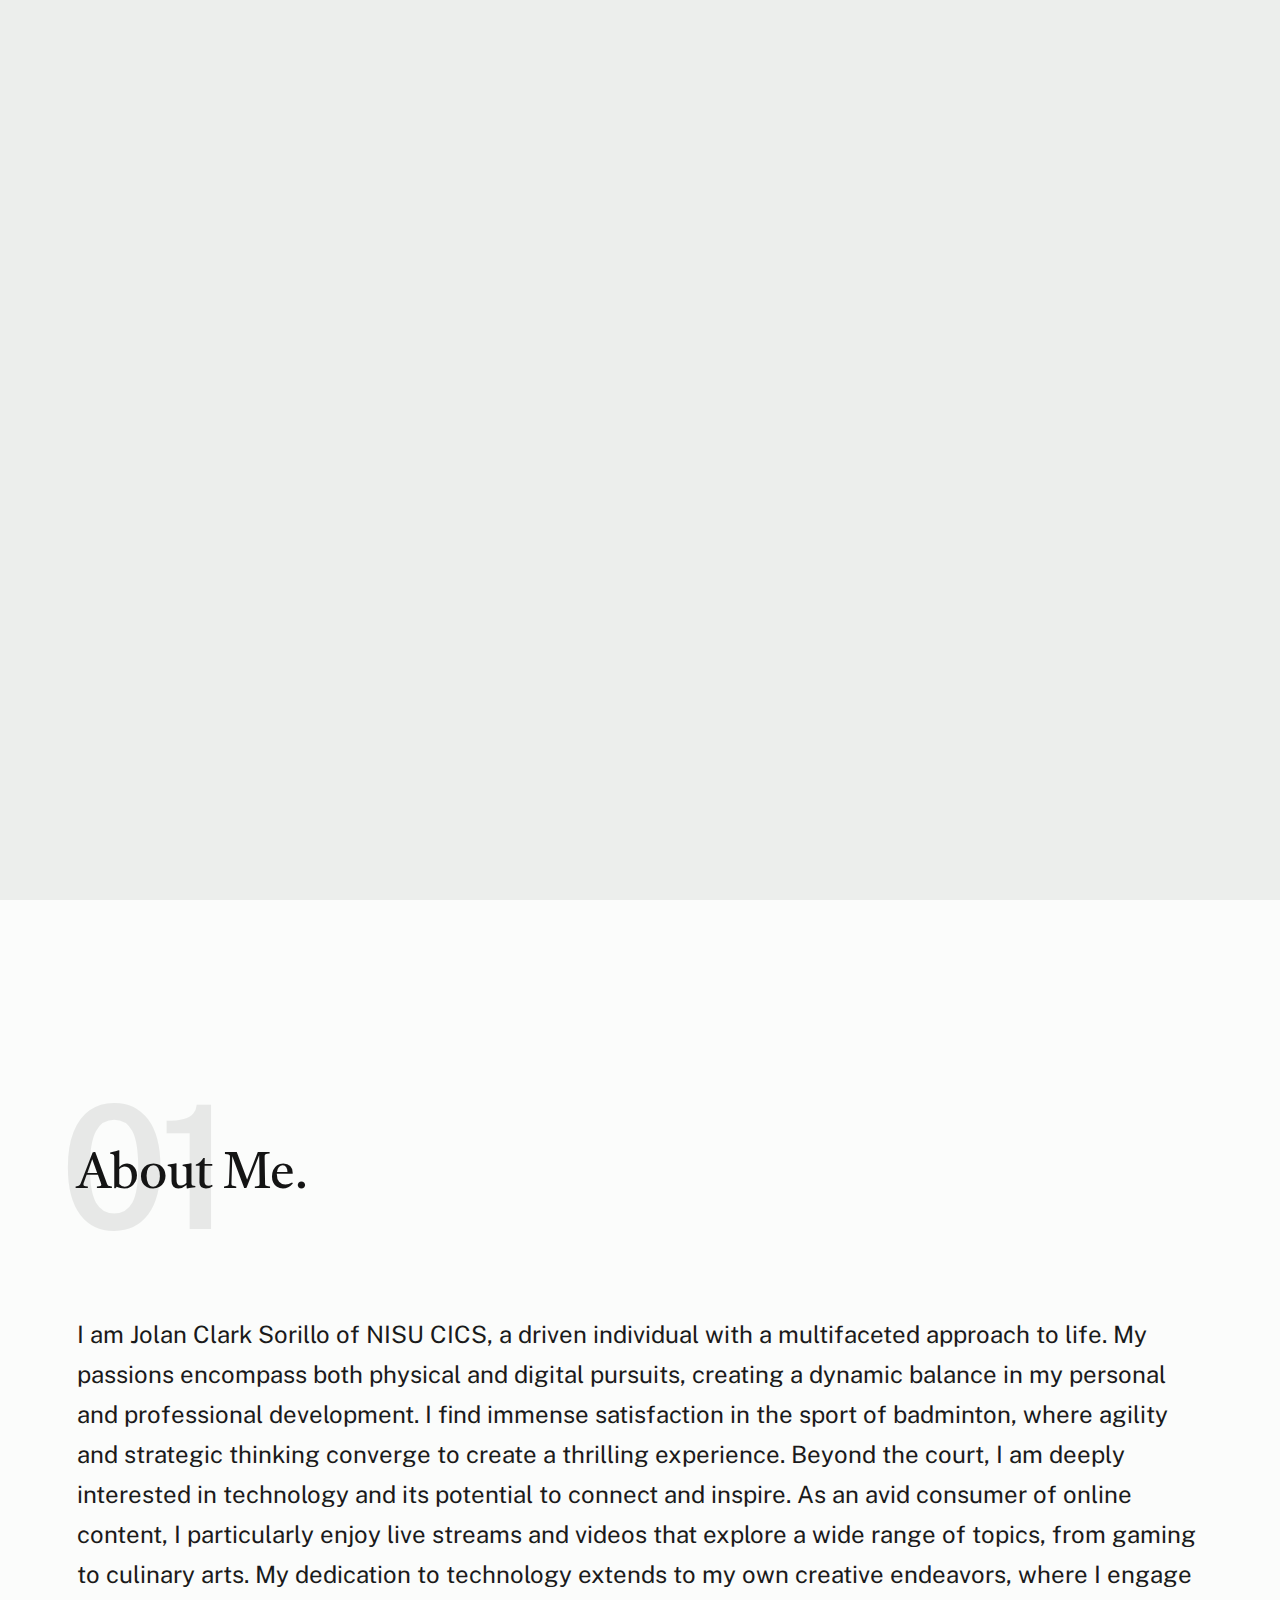
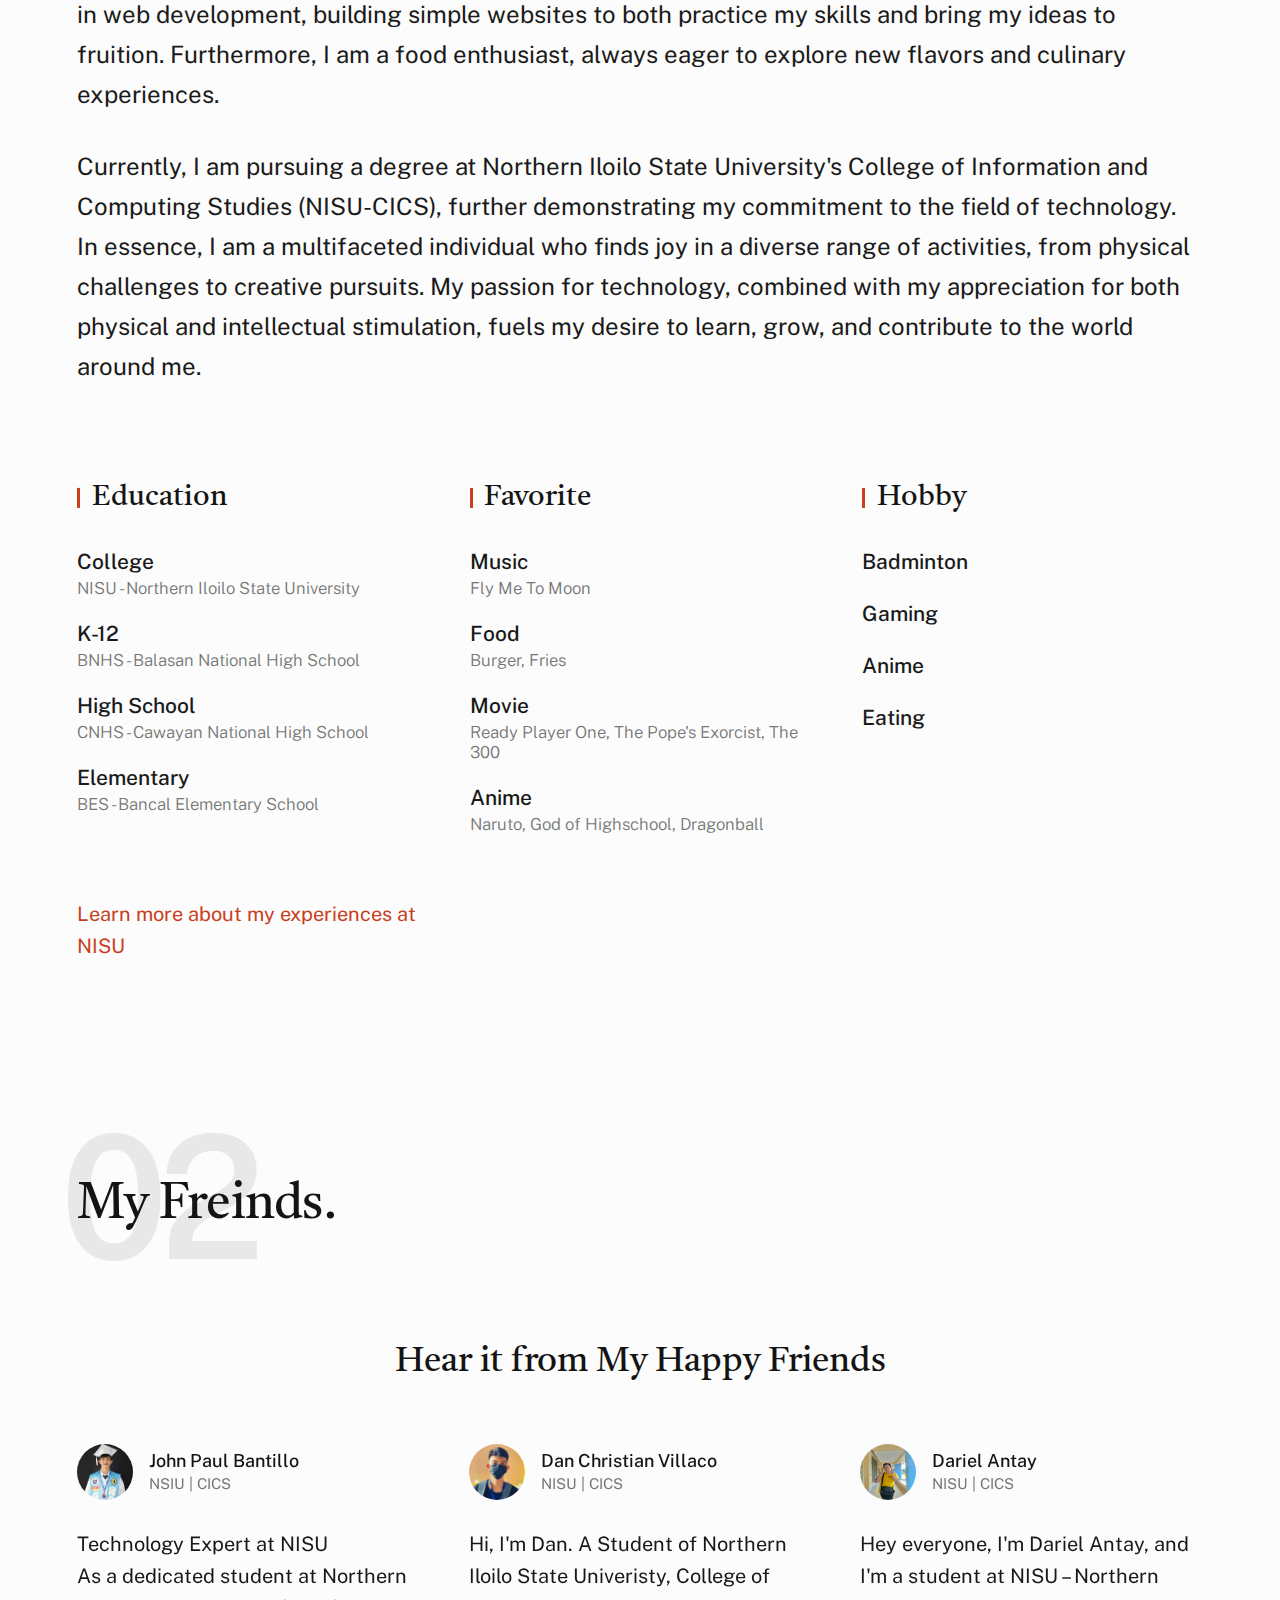
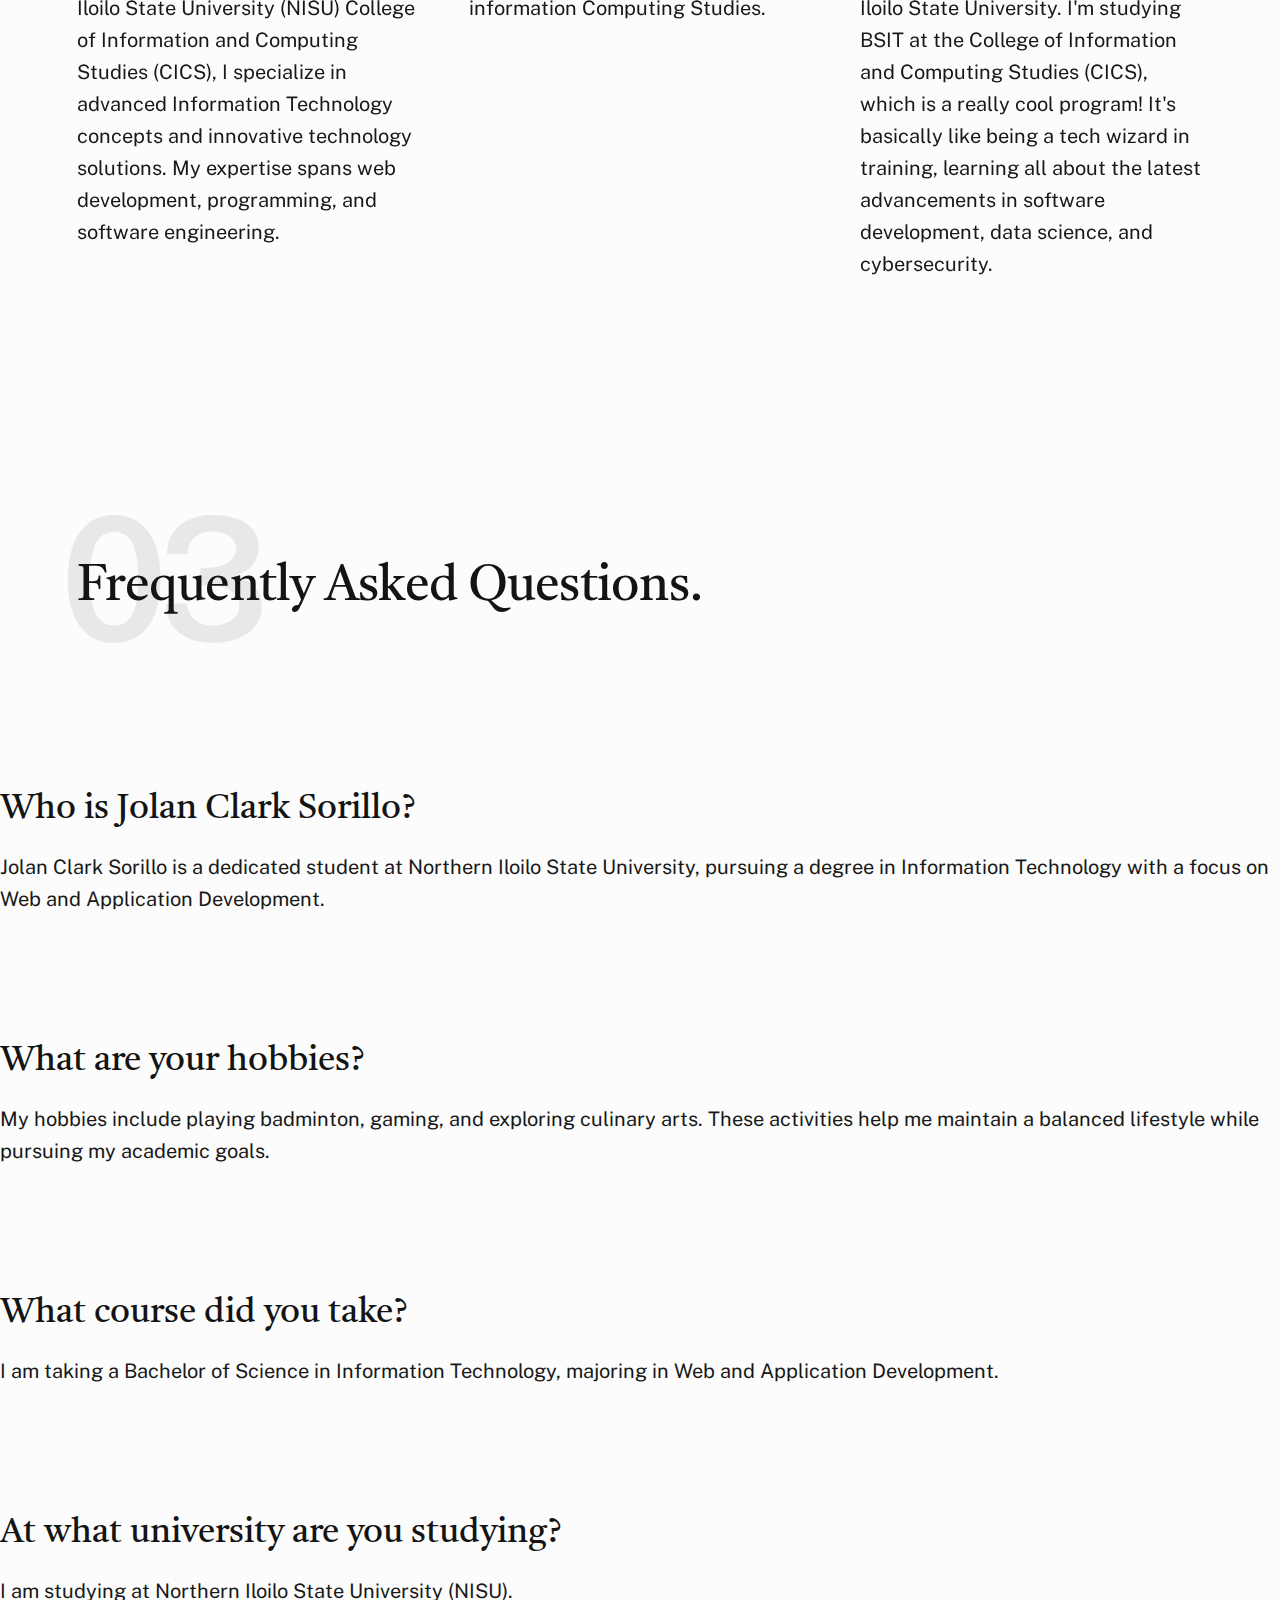
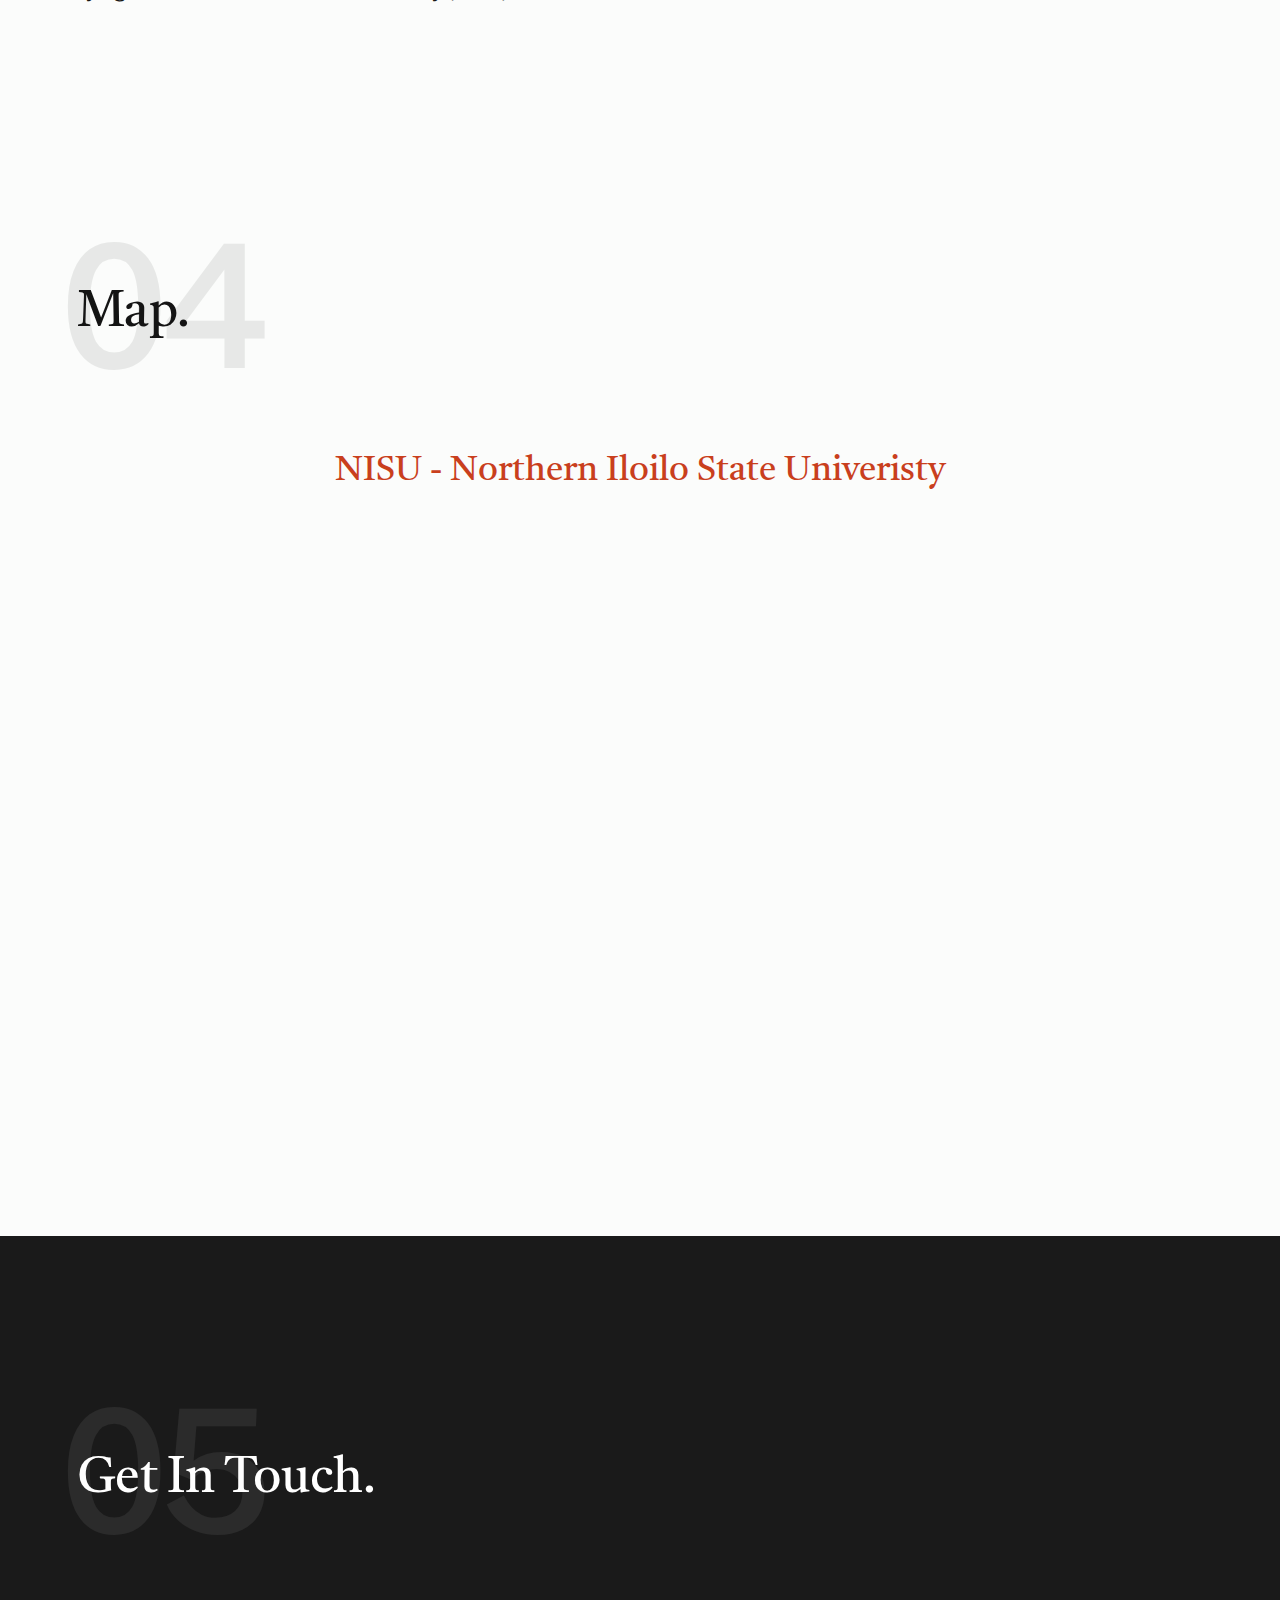
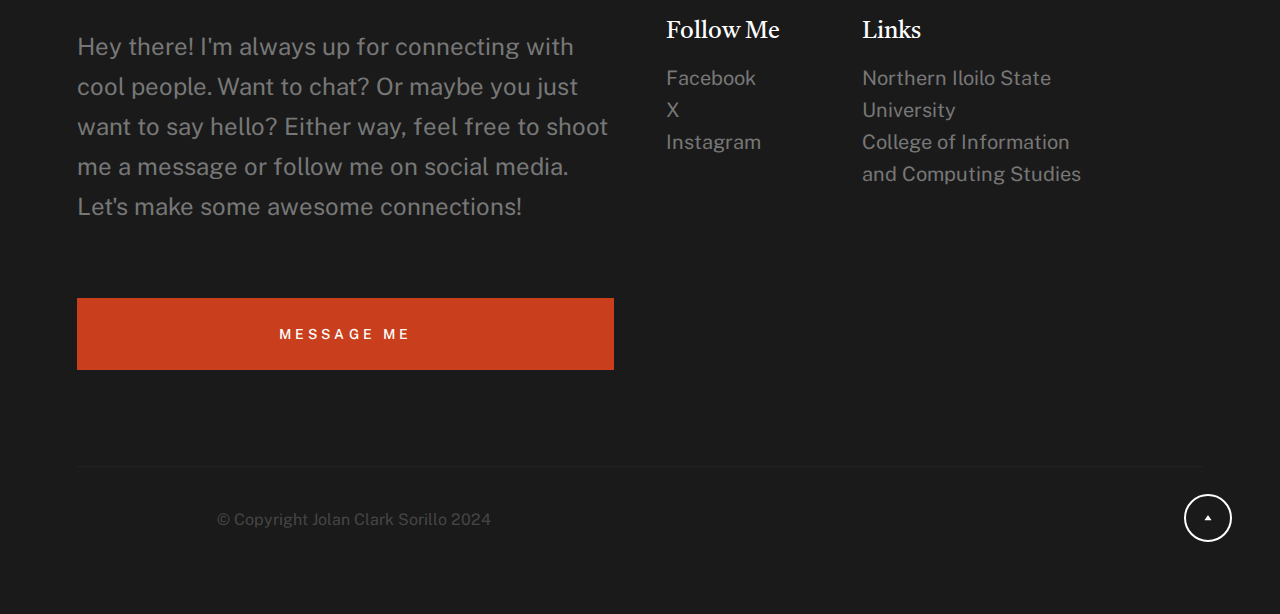
<file: index.html>
<!DOCTYPE html>
<html lang="en">
<head>
  <meta charset="UTF-8">
  <meta name="viewport" content="width=device-width, initial-scale=1.0">
  <meta name="description" content="Meet Jolan Clark Sorillo, a passionate student at NISU specializing in Information Technology. Explore my journey, skills, and projects in web development and badminton.">
  <meta name="keywords" content="Jolan Clark Sorillo, NISU, Information Technology, web development, badminton, student portfolio">
  <meta name="google-site-verification" content="google-site-verification=r7_W-v3xFrR66Iah259Arl070FUsUhZscrgujMpzIWA">
  <meta name="author" content="Jolan Clark Sorillo">
  <meta name="robots" content="index, follow">

  <title>Jolan Clark Sorillo - NISU | CICS</title>

    <!-- Open Graph Tags for Facebook -->
    <meta property="og:title" content="Jolan Clark Sorillo - NISU | CICS">
    <meta property="og:type" content="website">
    <meta property="og:url" content="https://nisucicsjolanclarksorillo.site/index.html">
    <meta property="og:image" content="https://misucicsjolanclarksorillo.site/img/intro-bg.jpg">
    <meta property="og:description" content="Meet Jolan Clark Sorillo, a passionate student at NISU specializing in Information Technology. Explore my journey, skills, and projects in web development and badminton.">
    <meta property="og:site_name" content="Jolan Clark Sorillo's Portfolio">
    <meta property="og:locale" content="en_US">

    <!-- Twitter Card Tags -->
    <meta name="twitter:card" content="summary_large_image">
    <meta name="twitter:title" content="Jolan Clark Sorillo - NISU | CICS">
    <meta name="twitter:description" content="Meet Jolan Clark Sorillo, a passionate student at NISU specializing in Information Technology. Explore my journey, skills, and projects in web development and badminton.">
    <meta name="twitter:image" content="https://nisucicsjolanclarksorillo.site/img/intro-bg.jpg">
    <meta name="twitter:site" content="@jolan_clark">


    <!-- CSS
    ================================================== -->
    <link rel="stylesheet" href="css/vendor.css">
    <link rel="stylesheet" href="css/styles.css">
    <link rel="stylesheet" href="css/nisu.css">

  <!-- favicons 
    =============================================== -->
  <link rel="apple-touch-icon" sizes="192x192" href="apple-touch-icon.png">
  <link rel="icon" type="image/png" sizes="32x32" href="favicon-32x32.png">
  <link rel="icon" type="image/png" sizes="16x16" href="favicon-16x16.png">
  <link rel="manifest" href="site.webmanifest">
  <link rel="canonical" href="https://nisucicsjolanclarksorillo.site/index.html">
  
      <script>
        document.documentElement.classList.remove('no-js');
        document.documentElement.classList.add('js');
    </script>

  <script type="application/ld+json">
    {
      "@context": "https://schema.org",
      "@type": "Person",
      "name": "Jolan Clark Sorillo",
      "url": "http://www.nisucicsjolanclarksorillo.site",
      "sameAs": [
        "https://www.facebook.com/larck.sorillo",
        "https://x.com/jolan_clark",
        "https://www.instagram.com/larck.sorillo/"
      ],
      "jobTitle": "Student",
      "alumniOf": {
        "@type": "EducationalOrganization",
        "name": "Northern Iloilo State University"
      },
      "image": "img/intro-bg.webp",
      "description": "Jolan Clark Sorillo is a dedicated student at Northern Iloilo State University, pursuing a degree in Information Technology."
    }
    </script>

</head>
<body id="top">

      <!-- preloader
    ================================================== -->
    <div id="preloader">
        <div id="loader" class="dots-fade">
            <div></div>
            <div></div>
            <div></div>
        </div>
    </div>

   <!-- page wrap
    ================================================== -->
    <div id="page" class="s-pagewrap">

        <!-- # site header 
        ================================================== -->
        <header class="s-header">
            <div class="row s-header__inner">

                <div class="s-header__block">
                    <div class="s-header__logo">
                        <a class="logo" href="index.html">
                          J.C. Sorillo
                        </a>
                    </div>

                    <a class="s-header__menu-toggle" href="#0"><span>Menu</span></a>
                </div> <!-- end s-header__block -->

                <nav class="s-header__nav">    
                    <ul class="s-header__menu-links">
                        <li class="current"><a class="smoothscroll" href="#intro">Home</a></li>
                        <li><a  href="nisu.html">NISU</a></li>
                        <li><a  href="cics.html">CICS</a></li>          
                        <li><a class="smoothscroll" href="#footer">Contact</a></li>
                    </ul> <!-- s-header__menu-links -->    
                </nav> <!-- end s-header__nav -->

            </div> <!-- end s-header__inner -->
        </header> <!-- end s-header -->


        <!-- # intro
        ================================================== -->
        <section id="intro" class="s-intro target-section">

            <div class="row s-intro__content width-sixteen-col">
                <div class="column lg-12 s-intro__content-inner grid-block grid-16">
                    
                    <div class="s-intro__content-text">

                        <div class="s-intro__content-pretitle text-pretitle">Hello</div>
                        <h1 class="s-intro__content-title">
                        I'm Jolan Clark <br>
                        a Student of <a href="https://www.nisu.edu.ph/index.php/academics/college-of-information-and-computing-studies">CICS</a> <br>
                        <a href="https://www.nisu.edu.ph">Northern Iloilo State University.</a>
                        </h1>                            

                        <div class="s-intro__content-btns">
                            <a class="smoothscroll btn" href="#about">More About Me</a>
                            <a class="smoothscroll btn btn--stroke" href="#works">My Firends</a>
                        </div> <!-- s-intro__content-btns -->   

                    </div> <!-- s-intro__content-text -->                     
                    
                </div> <!-- s-intro__content-inner -->  
            </div> <!-- s-intro__content -->

            <ul class="s-intro__social social-list">
                <li>
                    <a href="https://www.facebook.com/larck.sorillo">
                        <svg xmlns="http://www.w3.org/2000/svg" width="24" height="24" viewBox="0 0 24 24"><path d="M20,3H4C3.447,3,3,3.448,3,4v16c0,0.552,0.447,1,1,1h8.615v-6.96h-2.338v-2.725h2.338v-2c0-2.325,1.42-3.592,3.5-3.592 c0.699-0.002,1.399,0.034,2.095,0.107v2.42h-1.435c-1.128,0-1.348,0.538-1.348,1.325v1.735h2.697l-0.35,2.725h-2.348V21H20 c0.553,0,1-0.448,1-1V4C21,3.448,20.553,3,20,3z"></path></svg>
                        <span class="u-screen-reader-text">Facebook</span>
                    </a>
                </li>
                <li>
                    <a href="https://x.com/jolan_clark">
                        <svg xmlns="http://www.w3.org/2000/svg" width="24" height="24" viewBox="0 0 24 24"><path d="M19.633,7.997c0.013,0.175,0.013,0.349,0.013,0.523c0,5.325-4.053,11.461-11.46,11.461c-2.282,0-4.402-0.661-6.186-1.809 c0.324,0.037,0.636,0.05,0.973,0.05c1.883,0,3.616-0.636,5.001-1.721c-1.771-0.037-3.255-1.197-3.767-2.793 c0.249,0.037,0.499,0.062,0.761,0.062c0.361,0,0.724-0.05,1.061-0.137c-1.847-0.374-3.23-1.995-3.23-3.953v-0.05 c0.537,0.299,1.16,0.486,1.82,0.511C3.534,9.419,2.823,8.184,2.823,6.787c0-0.748,0.199-1.434,0.548-2.032 c1.983,2.443,4.964,4.04,8.306,4.215c-0.062-0.3-0.1-0.611-0.1-0.923c0-2.22,1.796-4.028,4.028-4.028 c1.16,0,2.207,0.486,2.943,1.272c0.91-0.175,1.782-0.512,2.556-0.973c-0.299,0.935-0.936,1.721-1.771,2.22 c0.811-0.088,1.597-0.312,2.319-0.624C21.104,6.712,20.419,7.423,19.633,7.997z"></path></svg>
                        <span class="u-screen-reader-text">X</span>
                    </a>
                </li>
                <li>
                    <a href="https://www.instagram.com/larck.sorillo/?fbclid=IwY2xjawGgN6JleHRuA2FlbQIxMAABHT_AghfAYM51zMtQOZomHaopr66b1LKywsstMokXMjQwS298MrA8CLxiag_aem_Eoaq8CXvqrXWGV9-m4R6kQ">
                        <svg xmlns="http://www.w3.org/2000/svg" width="24" height="24" viewBox="0 0 24 24"><path d="M11.999,7.377c-2.554,0-4.623,2.07-4.623,4.623c0,2.554,2.069,4.624,4.623,4.624c2.552,0,4.623-2.07,4.623-4.624 C16.622,9.447,14.551,7.377,11.999,7.377L11.999,7.377z M11.999,15.004c-1.659,0-3.004-1.345-3.004-3.003 c0-1.659,1.345-3.003,3.004-3.003s3.002,1.344,3.002,3.003C15.001,13.659,13.658,15.004,11.999,15.004L11.999,15.004z"></path><circle cx="16.806" cy="7.207" r="1.078"></circle><path d="M20.533,6.111c-0.469-1.209-1.424-2.165-2.633-2.632c-0.699-0.263-1.438-0.404-2.186-0.42 c-0.963-0.042-1.268-0.054-3.71-0.054s-2.755,0-3.71,0.054C7.548,3.074,6.809,3.215,6.11,3.479C4.9,3.946,3.945,4.902,3.477,6.111 c-0.263,0.7-0.404,1.438-0.419,2.186c-0.043,0.962-0.056,1.267-0.056,3.71c0,2.442,0,2.753,0.056,3.71 c0.015,0.748,0.156,1.486,0.419,2.187c0.469,1.208,1.424,2.164,2.634,2.632c0.696,0.272,1.435,0.426,2.185,0.45 c0.963,0.042,1.268,0.055,3.71,0.055s2.755,0,3.71-0.055c0.747-0.015,1.486-0.157,2.186-0.419c1.209-0.469,2.164-1.424,2.633-2.633 c0.263-0.7,0.404-1.438,0.419-2.186c0.043-0.962,0.056-1.267,0.056-3.71s0-2.753-0.056-3.71C20.941,7.57,20.801,6.819,20.533,6.111z M19.315,15.643c-0.007,0.576-0.111,1.147-0.311,1.688c-0.305,0.787-0.926,1.409-1.712,1.711c-0.535,0.199-1.099,0.303-1.67,0.311 c-0.95,0.044-1.218,0.055-3.654,0.055c-2.438,0-2.687,0-3.655-0.055c-0.569-0.007-1.135-0.112-1.669-0.311 c-0.789-0.301-1.414-0.923-1.719-1.711c-0.196-0.534-0.302-1.099-0.311-1.669c-0.043-0.95-0.053-1.218-0.053-3.654 c0-2.437,0-2.686,0.053-3.655c0.007-0.576,0.111-1.146,0.311-1.687c0.305-0.789,0.93-1.41,1.719-1.712 c0.534-0.198,1.1-0.303,1.669-0.311c0.951-0.043,1.218-0.055,3.655-0.055c2.437,0,2.687,0,3.654,0.055 c0.571,0.007,1.135,0.112,1.67,0.311c0.786,0.303,1.407,0.925,1.712,1.712c0.196,0.534,0.302,1.099,0.311,1.669 c0.043,0.951,0.054,1.218,0.054,3.655c0,2.436,0,2.698-0.043,3.654H19.315z"></path></svg>
                        <span class="u-screen-reader-text">Instagram</span>
                    </a>
                </li>

            </ul> <!-- end s-intro__social -->

            <div class="s-intro__content-media">                               
                <img src="images/intro-bg.jpg" srcset="images/intro-bg.jpg 1x, images/intro-bg.jpg 2x" alt="Jolan Clark Sorillo - NISU CICS Student">
            </div> <!-- s-intro__content-media -->                

            <div class="s-intro__btn-download">
                <a class="btn btn--stroke" href="https://open.spotify.com/track/7FXj7Qg3YorUxdrzvrcY25?si=f7f84232f9c64bb4">My Favorite Music</a> 
                <iframe class="s-header__nav style="border-radius:12px" src="https://open.spotify.com/embed/track/7FXj7Qg3YorUxdrzvrcY25?utm_source=generator" width="100%" height="100%" frameBorder="0" allowfullscreen="" allow="autoplay; clipboard-write; encrypted-media; fullscreen; picture-in-picture" loading="lazy"></iframe>
            </div> <!-- end s-intro__btn-download -->
            
            <div class="s-intro__scroll-down">
                <a href="#about" class="smoothscroll">
                    <div class="scroll-icon">
                         <svg xmlns="http://www.w3.org/2000/svg" width="24" height="24" viewBox="0 0 24 24"><path d="M11.178 19.569a.998.998 0 0 0 1.644 0l9-13A.999.999 0 0 0 21 5H3a1.002 1.002 0 0 0-.822 1.569l9 13z"></path></svg>
                    <span class="scroll-text u-screen-reader-text">Scroll Down</span>
                </a>
            </div> <!-- s-intro__scroll-down -->

        </section> <!-- end s-intro -->


        <!-- # about
        ================================================== -->
        <section id="about" class="s-about target-section">

            <div class="row s-about__content">
                <div class="column xl-12">    
                    
                    <div class="section-header" data-num="01">
                        <h2 class="text-display-title">About Me.</h2>
                    </div> <!-- end section-header -->

                    <p class="attention-getter">
                       I am Jolan Clark Sorillo of NISU CICS, a driven individual with a multifaceted approach to life. 
                       My passions encompass both physical and digital pursuits, creating a dynamic balance in my personal and professional development. 
                       I find immense satisfaction in the sport of badminton, where agility and strategic thinking converge to create a thrilling experience. 
                       Beyond the court, I am deeply interested in technology and its potential to connect and inspire. As an avid consumer of online content, I particularly enjoy live streams and videos that explore a wide range of topics, from gaming to culinary arts. 
                       My dedication to technology extends to my own creative endeavors, where I engage in web development, building simple websites to both practice my skills and bring my ideas to fruition. 
                       Furthermore, I am a food enthusiast, always eager to explore new flavors and culinary experiences.
                    </p>

                    <p class="attention-getter">
                       Currently, I am pursuing a degree at Northern Iloilo State University's College of Information and Computing Studies (NISU-CICS), further demonstrating my commitment to the field of technology. 
                       In essence, I am a multifaceted individual who finds joy in a diverse range of activities, from physical challenges to creative pursuits. 
                       My passion for technology, combined with my appreciation for both physical and intellectual stimulation, fuels my desire to learn, grow, and contribute to the world around me.
                    </p>

                    <div class="grid-list-items s-about__blocks">

                        <div class="grid-list-items__item s-about__block">
                            <h4 class="s-about__block-title">Education</h4>
                            <ul class="s-about__list">
                                <li>
                                    College
                                    <span>NISU - Northern Iloilo State University</span>
                                </li>
                                <li>
                                    K-12
                                    <span>BNHS - Balasan National High School</span>
                                </li>
                                <li>
                                    High School
                                    <span>CNHS - Cawayan National High School</span>
                                </li>
                                <li>
                                    Elementary
                                    <span>BES - Bancal Elementary School</span>
                                </li>
                            </ul>
                        </div> <!--end s-about__block -->

                        <div class="grid-list-items__item s-about__block">
                            <h4 class="s-about__block-title">Favorite</h4>

                            <ul class="s-about__list">
                                <li>
                                    <a href="#0">
                                        Music
                                        <span>Fly Me To Moon</span>
                                    </a>                                        
                                </li>
                                <li>
                                    <a href="#0">
                                        Food
                                        <span>Burger, Fries</span>
                                    </a>
                                </li>
                                <li>
                                    <a href="#0">
                                        Movie
                                        <span>Ready Player One, The Pope's Exorcist,  The 300</span>
                                    </a>
                                </li><li>
                                    <a href="#0">
                                        Anime
                                        <span>Naruto, God of Highschool, Dragonball</span>
                                    </a>                                        
                                </li>
                            </ul>
                        </div> <!--end s-about__block -->
                        
                        <div class="grid-list-items__item s-about__block">
                            <h4 class="s-about__block-title">Hobby</h4>

                            <ul class="s-about__list">
                                <li>
                                    Badminton
                                </li>
                                <li>
                                    Gaming
                                </li>
                                <li>
                                    Anime
                                </li>
                                <li>
                                    Eating
                                </li>
                            </ul>
                        </div> <!--end s-about__block -->
<a href="nisu.html">Learn more about my experiences at NISU</a>
                    </div> <!-- grid-list-items -->

                </div> <!--end column -->
            </div> <!--end s-about__content -->
            
        </section> <!-- end s-about -->   



        <!-- # works
        ================================================== -->
        <section id="works" class="s-works target-section">
            <div class="row">
                <div class="column xl-12">
                    <div class="section-header" data-num="02">
                        <h2 class="text-display-title">My Freinds.</h2>
                    </div> <!-- end section-header -->
                </div>
            </div>  

            <div class="row s-testimonials"> 
                <div class="column xl-12">

                    <h3 class="s-testimonials__header">Hear it from My Happy Friends</h3>
    
                    <div class="swiper-container s-testimonials__slider">
    
                        <div class="swiper-wrapper">

                            <div class="s-testimonials__slide swiper-slide">
                                <div class="s-testimonials__author">
                                    <img src="images/avatars/user-02.jpg" alt="John Paul Bantillo of NISU CICS Sudent" class="s-testimonials__avatar">
                                    <cite class="s-testimonials__cite">
                                        <a href="https://www.johnpaulbantillo.site">
                                        <strong>John Paul Bantillo</strong></a>
                                        <span>NSIU | CICS</span>
                                    </cite>
                                </div>
                                <p>
                                    Technology Expert at NISU <br>
                                    As a dedicated student at Northern Iloilo State University (NISU) College of Information and Computing Studies (CICS), 
                                    I specialize in advanced Information Technology concepts and innovative technology solutions. 
                                    My expertise spans web development, programming, and software engineering.
                                </p>
                            </div> <!-- end s-testimonials__slide -->
            
                            <div class="s-testimonials__slide swiper-slide">
                                <div class="s-testimonials__author">
                                    <img src="images/avatars/user-03.jpg" alt="Dan Christian Villaco of NISU CICS Student" class="s-testimonials__avatar">
                                    <cite class="s-testimonials__cite">
                                        <a href="https://danvillaco.site">
                                        <strong>Dan Christian Villaco</strong></a>
                                        <span>NISU | CICS</span>
                                    </cite>
                                </div>
                                <p>
                                    Hi, I'm Dan. A Student of Northern Iloilo State Univeristy, College of information Computing Studies.
                                </p>
                            </div> <!-- end s-testimonials__slide -->
            
                            <div class="s-testimonials__slide swiper-slide">
                                <div class="s-testimonials__author">
                                    <img src="images/avatars/user-01.jpg" alt="Dariel Antay of NISU CICS Student" class="s-testimonials__avatar">
                                    <cite class="s-testimonials__cite">
                                        <a href="https://darielantaynisucics.site">
                                        <strong>Dariel Antay</strong></a>
                                        <span>NISU | CICS</span>
                                    </cite>
                                </div>
                                <p>
                                    Hey everyone, I'm Dariel Antay, and I'm a student at NISU – Northern Iloilo State University. 
                                    I'm studying BSIT at the College of Information and Computing Studies (CICS), which is a really cool program! 
                                    It's basically like being a tech wizard in training, learning all about the latest advancements in software development, data science, and cybersecurity. 
                                </p>
                            </div> <!-- end s-testimonials__slide -->
    
                            <div class="s-testimonials__slide swiper-slide">
                                <div class="s-testimonials__author">
                                    <img src="images/avatars/user-04.jpg" alt="Rolyn Villafuerte of NISU CICS Student" class="s-testimonials__avatar">
                                    <cite class="s-testimonials__cite">
                                        <a href="https://rolynvillafuertenisucics.site">
                                        <strong>Rolyn Villafuerte</strong></a>
                                        <span>Coffo</span>
                                    </cite>
                                </div>
                                <p>
                                    Hi everyone! I’m Rolyn Villafuerte, a 22 year old 4th-year BSIT student from Northern Iloilo State University. 
                                    I’m excited to connect with all of you and share a little about myself.
                                </p>
                            </div> <!-- end s-testimonials__slide -->
        
                        </div> <!-- end swiper-wrapper -->
    
                        <div class="swiper-pagination"></div>
    
                    </div> <!-- end swiper-container -->
    
                </div> <!-- end column -->
            </div> <!-- end s-testimonials -->

        </section> <!-- end s-works --> 


    </section>
        
 
        <section class="faq" itemscope itemtype="https://schema.org/FAQPage">
            <div class="row">
                <div class="column xl-12">
                    <div class="section-header" data-num="03">
                        <h2 class="text-display-title">Frequently Asked Questions.</h2>
                    </div> <!-- end section-header -->
                </div>
            </div>  
            <div itemscope itemprop="mainEntity" itemtype="https://schema.org/Question">
                <h3 itemprop="name">Who is Jolan Clark Sorillo?</h3>
                <div itemscope itemprop="acceptedAnswer" itemtype="https://schema.org/Answer">
                    <p itemprop="text">Jolan Clark Sorillo is a dedicated student at Northern Iloilo State University, pursuing a degree in Information Technology with a focus on Web and Application Development.</p>
                </div>
            </div>
            <br>
            
            <div itemscope itemprop="mainEntity" itemtype="https://schema.org/Question">
                <h3 itemprop="name">What are your hobbies?</h3>
                <div itemscope itemprop="acceptedAnswer" itemtype="https://schema.org/Answer">
                    <p itemprop="text">My hobbies include playing badminton, gaming, and exploring culinary arts. These activities help me maintain a balanced lifestyle while pursuing my academic goals.</p>
                </div>
            </div>
            <br>
            
            <div itemscope itemprop="mainEntity" itemtype="https://schema.org/Question">
                <h3 itemprop="name">What course did you take?</h3>
                <div itemscope itemprop="acceptedAnswer" itemtype="https://schema.org/Answer">
                    <p itemprop="text">I am taking a Bachelor of Science in Information Technology, majoring in Web and Application Development.</p>
                </div>
            </div>
            <br>
            
            <div itemscope itemprop="mainEntity" itemtype="https://schema.org/Question">
                <h3 itemprop="name">At what university are you studying?</h3>
                <div itemscope itemprop="acceptedAnswer" itemtype="https://schema.org/Answer">
                    <p itemprop="text">I am studying at Northern Iloilo State University (NISU).</p>
                </div>
                <br>
            </div>
        </section>

                <section id="map" class="s-works target-section">
            <div class="row">
                <div class="column xl-12">
                    <div class="section-header" data-num="04">
                        <h2 class="text-display-title">Map.</h2>
                    </div> <!-- end section-header -->
                </div>
            </div>  

            <div class="row s-testimonials"> 
                <div class="column xl-12">

                    <h3 class="s-testimonials__header"><a href="https://www.nisu.edu.ph">NISU - Northern Iloilo State Univeristy</a></h3>
    
                    <div class="swiper-container s-testimonials__slider">
    
                        <div class="swiper-wrapper">

        
            
                            <div class="s-testimonials__slide swiper-slide">
                                <iframe src="https://www.google.com/maps/embed?pb=!1m18!1m12!1m3!1d3910.327554782168!2d123.149414332545!3d11.456266566163535!2m3!1f0!2f0!3f0!3m2!1i1024!2i768!4f13.1!3m3!1m2!1s0x33a60115561ac721%3A0xbfaa70367f88155a!2sNorthern%20Iloilo%20State%20University%20-%20Main%20Campus!5e0!3m2!1sen!2sph!4v1733286439558!5m2!1sen!2sph" width="1000%" height="450" style="border:0;" allowfullscreen="" loading="lazy" referrerpolicy="no-referrer-when-downgrade"></iframe>
                            </div> <!-- end s-testimonials__slide -->
        
                        </div> <!-- end swiper-wrapper -->
    
                    </div> <!-- end swiper-container -->
    
                </div> <!-- end column -->
            </div> <!-- end s-testimonials -->

        </section> <!-- end s-works --> 



        <!-- # footer 
        ================================================== -->
        <footer id="footer" class="s-footer target-section">

            <div class="row">
                <div class="column lg-12">
                    <div class="section-header light-on-dark" data-num="05">
                        <h2 class="text-display-title">Get In Touch.</h2>
                    </div> <!-- end section-header -->
                

            <div class="row s-footer__content">

                <div class="column xl-6 md-12 s-footer__block s-footer__about">                    
                    <p class="attention-getter">
                        Hey there! I'm always up for connecting with cool people. Want to chat? Or maybe you just want to say hello? Either way, feel free to shoot me a message or follow me on social media. Let's make some awesome connections!

                    </p>               
                </div> <!-- end section-footer__about -->

                <div class="column xl-6 md-12 s-footer__block s-footer__site-links">
                    <div class="row">
                        <div class="column xl-4 lg-5 md-6 tab-12">
                            <h5>Follow Me</h5>
                            <ul class="link-list">
                                <li><a href="https://www.facebook.com/larck.sorillo">Facebook</a></li>
                                <li><a href="https://x.com/jolan_clark">X</a></li>
                                <li><a href="https://www.instagram.com/larck.sorillo/?fbclid=IwY2xjawGgN6JleHRuA2FlbQIxMAABHT_AghfAYM51zMtQOZomHaopr66b1LKywsstMokXMjQwS298MrA8CLxiag_aem_Eoaq8CXvqrXWGV9-m4R6kQ">Instagram</a></li>
                            </ul>
                        </div>
                        <div class="column xl-6 md-6 tab-12">
                            <h5>Links</h5>
                            <ul class="link-list">
                                <li><a href="https://www.nisu.edu.ph">Northern Iloilo State University</a></li>
                                <li><a href="https://www.nisu.edu.ph/index.php/academics/college-of-information-and-computing-studies">College of Information and Computing Studies</a></li>
                        </div>
                    </div>                    
                </div> <!-- end section-footer__site-links -->

            </div> <!-- end section-footer__content -->


            <div class="row s-footer__buttons">
               
                <div class="column xl-6 tab-12">
                    <a href="mailto:sorillolarck@gmail.com" class="btn btn--primary btn--large u-fullwidth">Message Me</a>
                </div>
          
            </div> <!-- end section-footer__buttons -->              
            
            <div class="row s-footer__bottom">
                
            

                <div class="column xl-6 lg-12">
                    <p class="ss-copyright">
                        <span>© Copyright Jolan Clark Sorillo 2024</span> 
                    </p>
                </div>

            </div> <!-- end section-footer__bottom -->          

            <div class="ss-go-top">
                <a class="smoothscroll" title="Back to Top" href="#top">                 
                    <svg xmlns="http://www.w3.org/2000/svg" width="24" height="24" viewBox="0 0 24 24"><path d="M5.536 21.886a1.004 1.004 0 0 0 1.033-.064l13-9a1 1 0 0 0 0-1.644l-13-9A1 1 0 0 0 5 3v18a1 1 0 0 0 .536.886z"></path></svg>
                </a>                                
                <span>Back To Top</span>   
            </div> <!-- end ss-go-top -->
            
        </footer> <!-- end s-footer -->

    </div> <!-- end page-wrap -->


    <!-- Java Script
    ================================================== -->
    <script src="js/plugins.js"></script>
    <script src="js/main.js"></script>
    <script>
        document.addEventListener('DOMContentLoaded', function() {
            const dropdownToggle = document.getElementById('cicsDropdownToggle');
            const dropdownMenu = document.getElementById('cicsDropdown');
    
            dropdownToggle.addEventListener('click', function(e) {
                e.preventDefault(); // Prevent the default anchor behavior
                dropdownMenu.style.display = dropdownMenu.style.display === 'block' ? 'none' : 'block';
            });
    
            // Optional: Close dropdown if clicking outside
            document.addEventListener('click', function(e) {
                if (!dropdownToggle.contains(e.target) && !dropdownMenu.contains(e.target)) {
                    dropdownMenu.style.display = 'none'; // Hide the dropdown
                }
            });
        });
    </script>
</body>
</html>
</file>
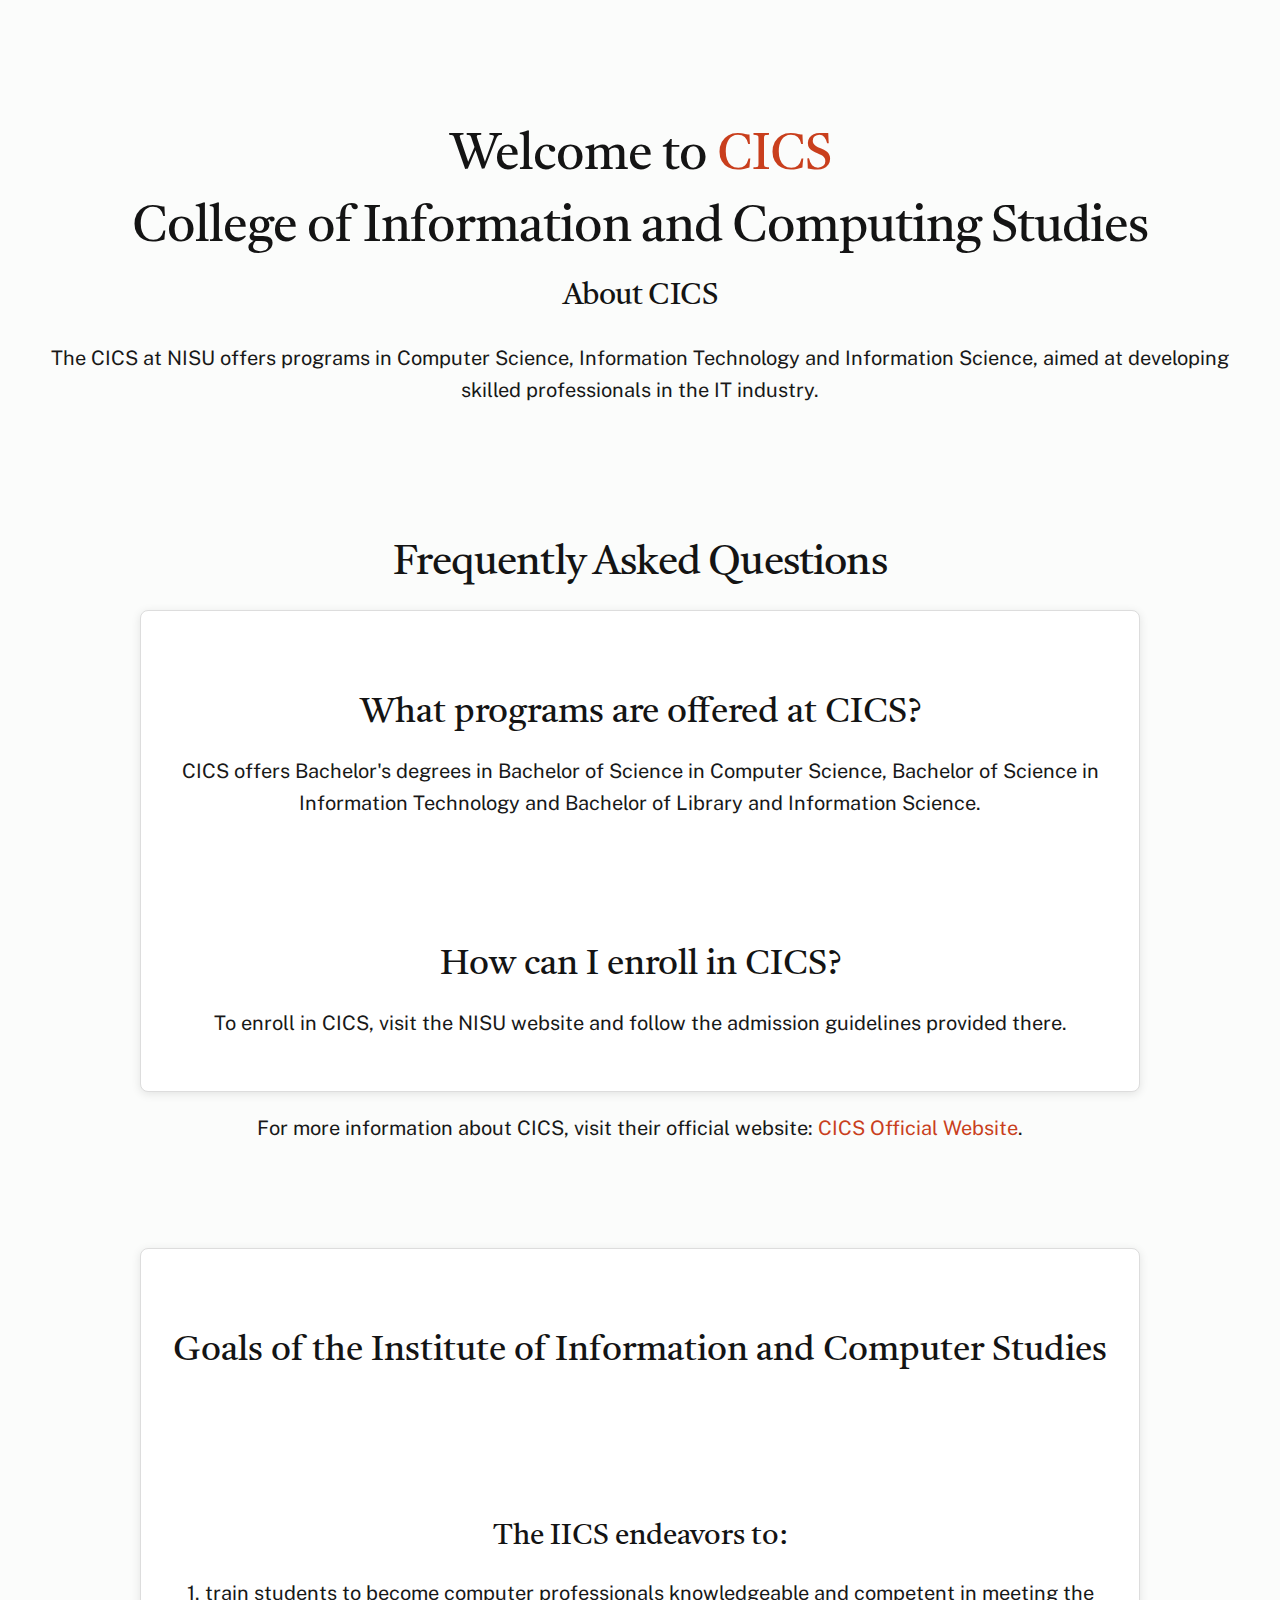
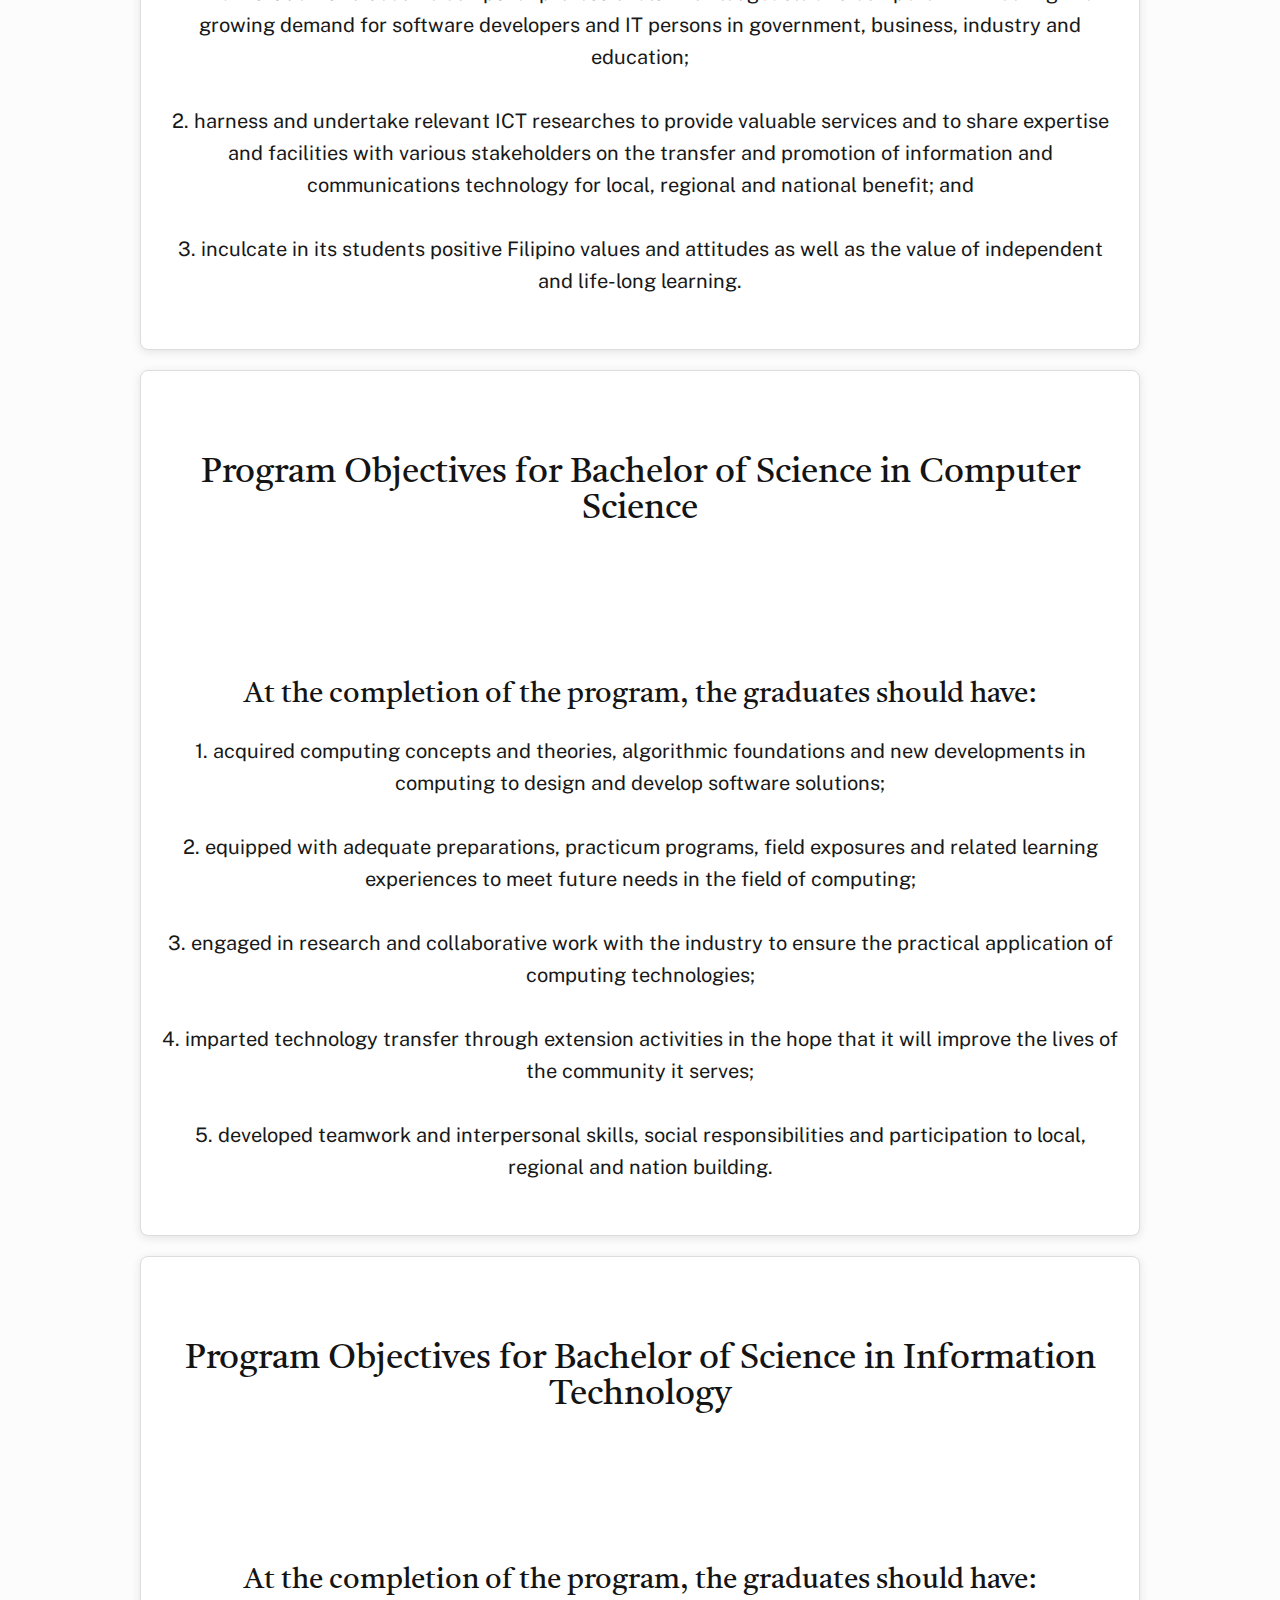
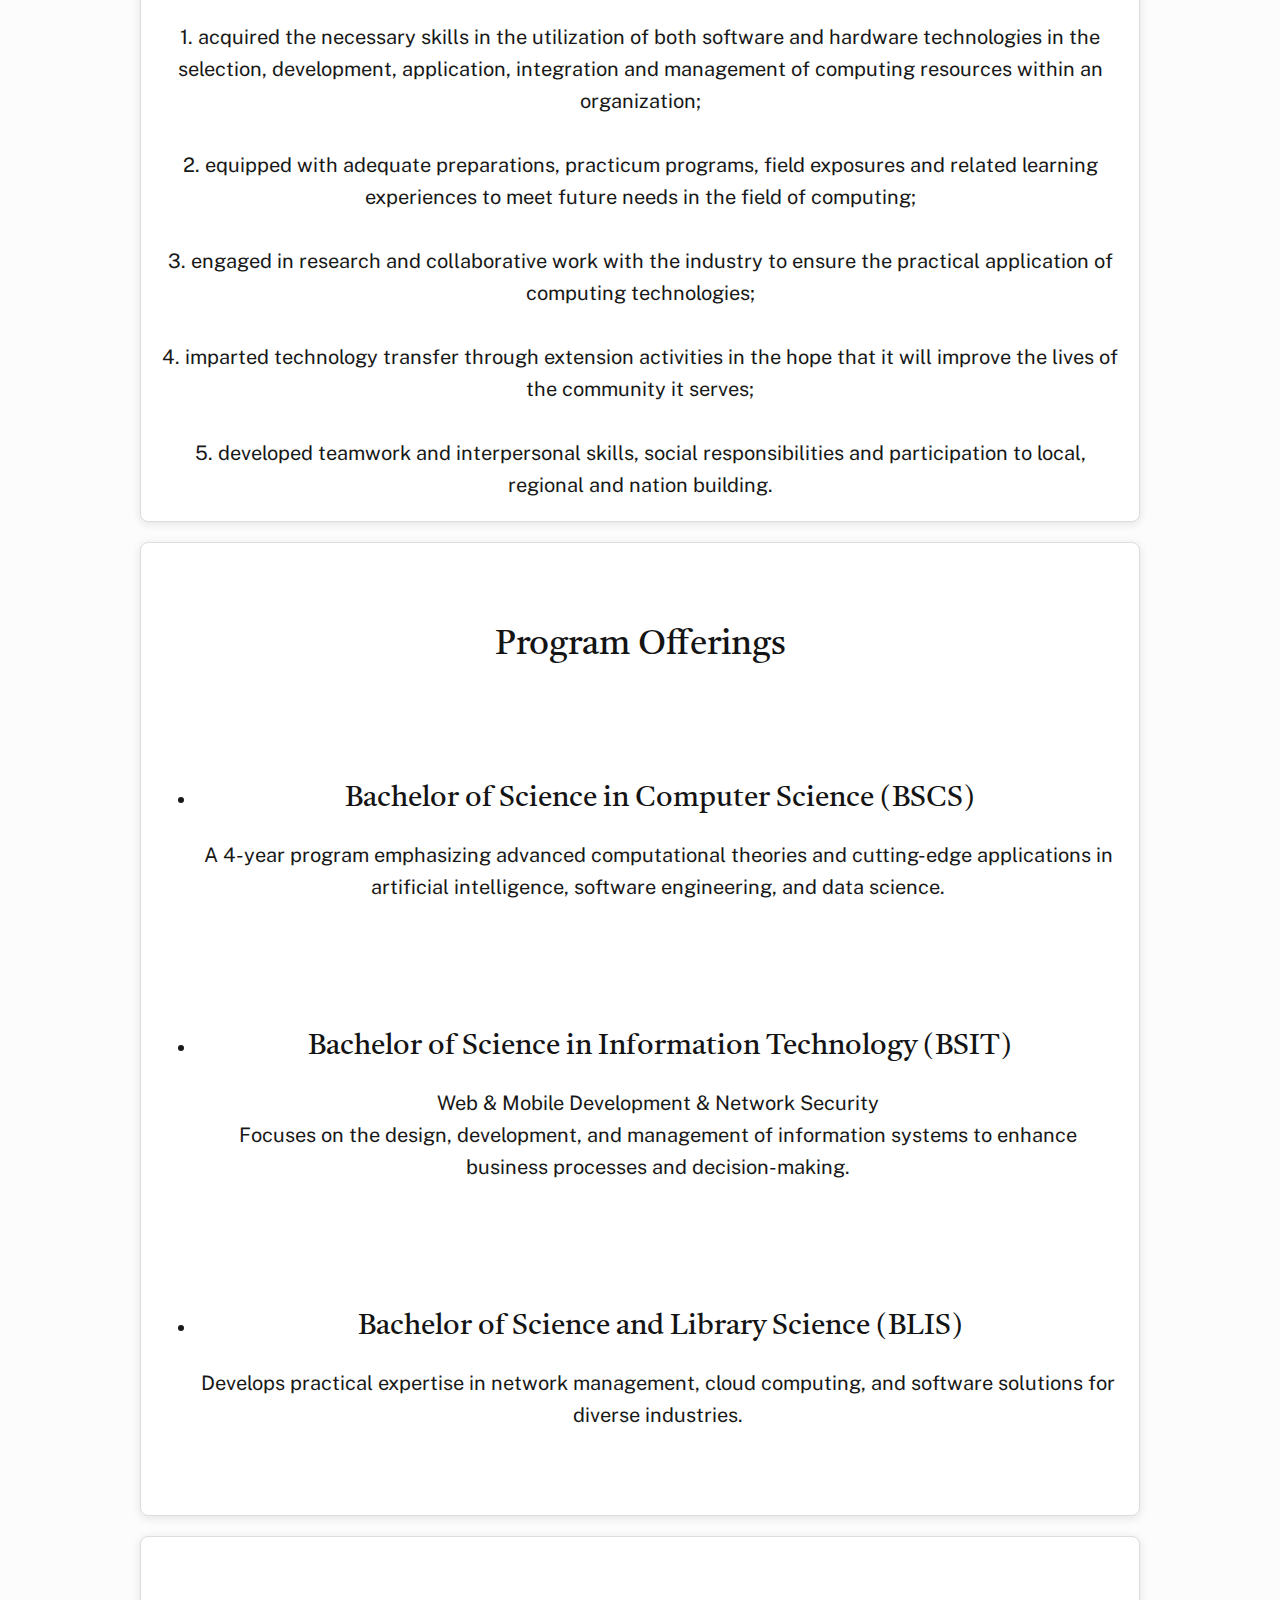
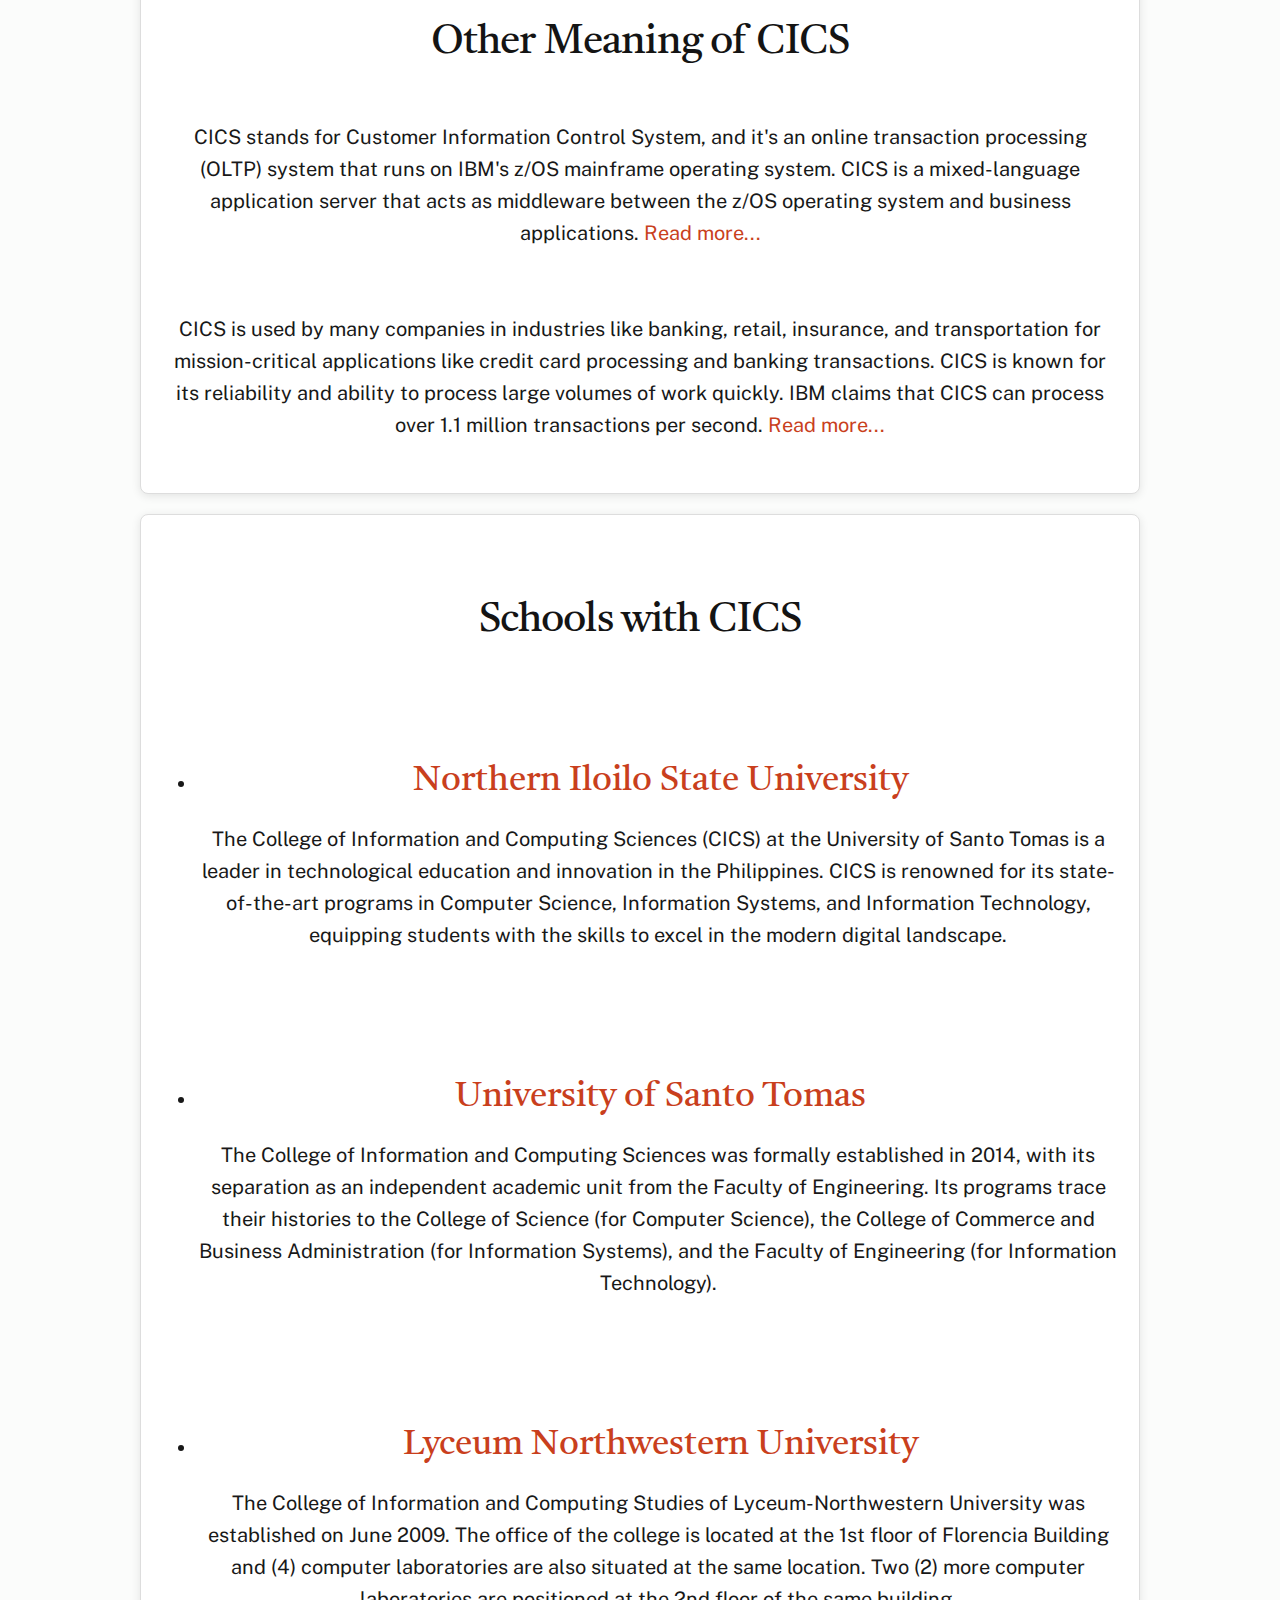
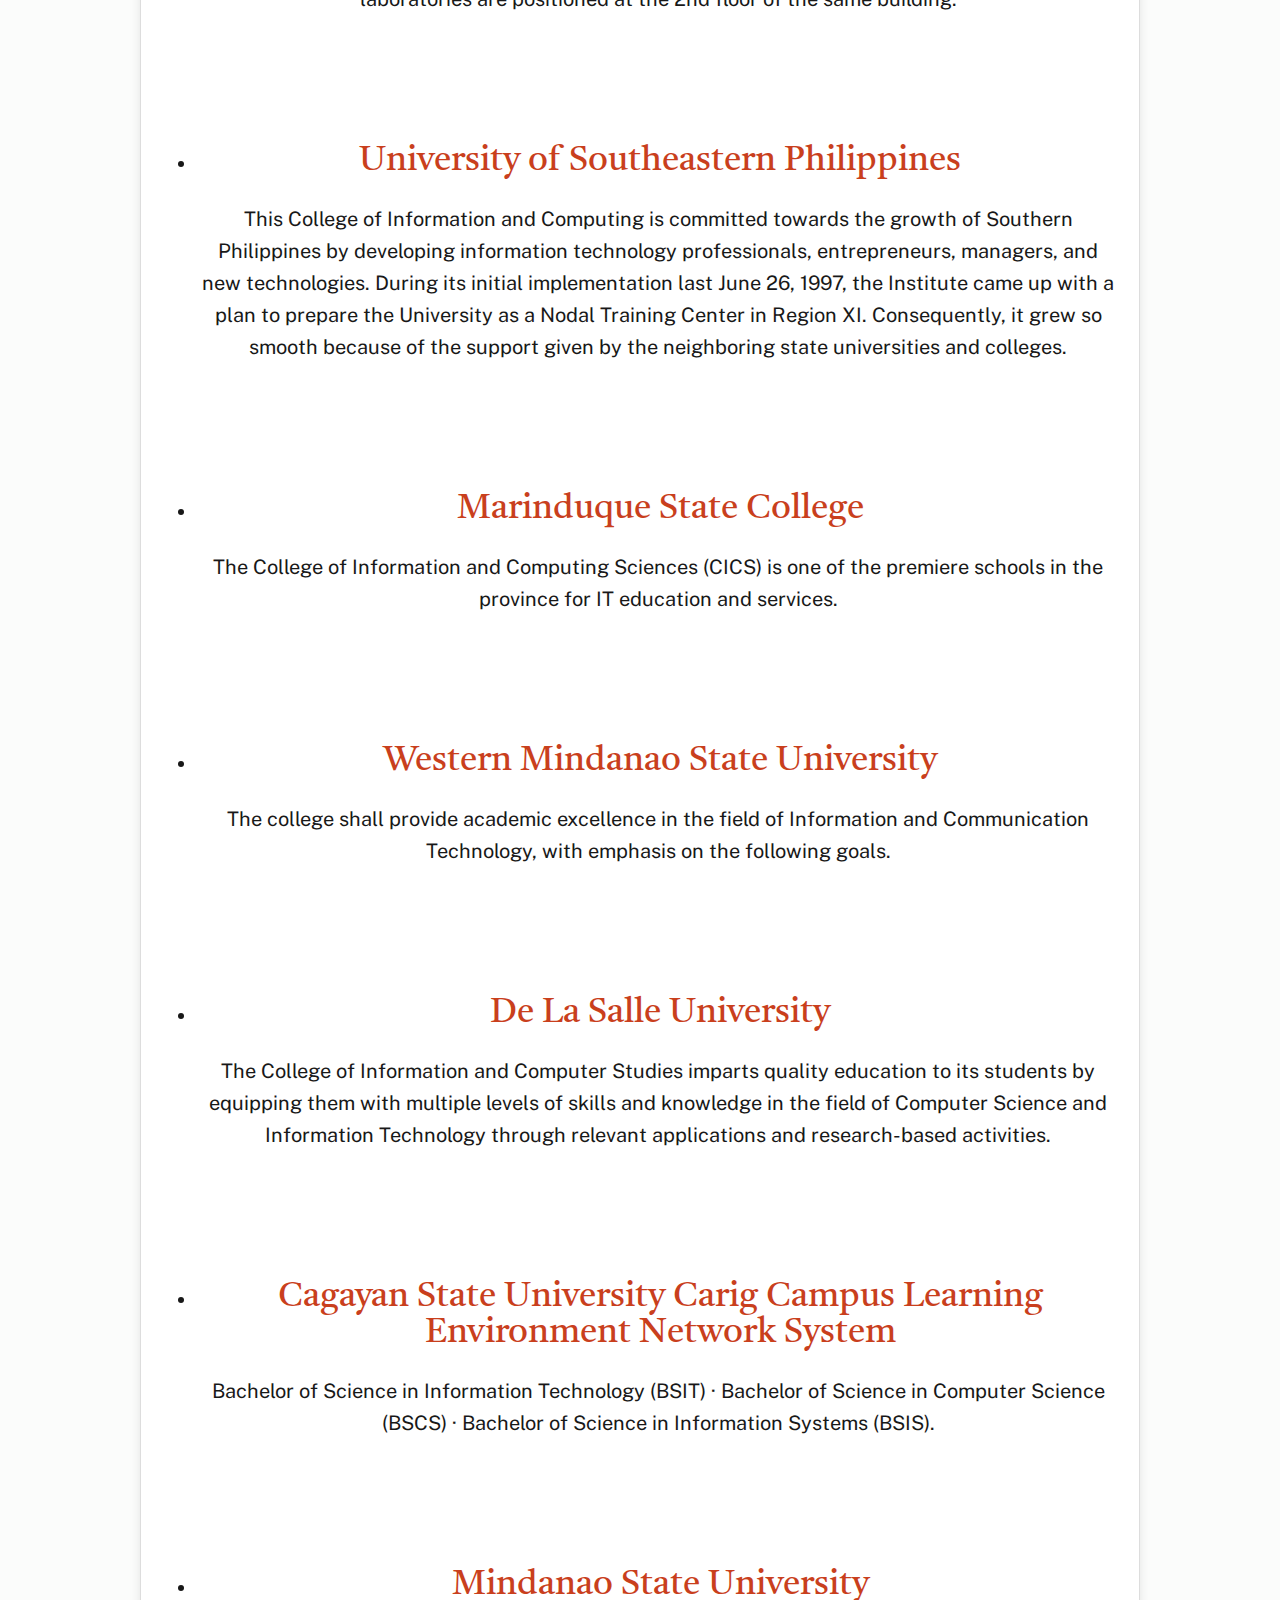
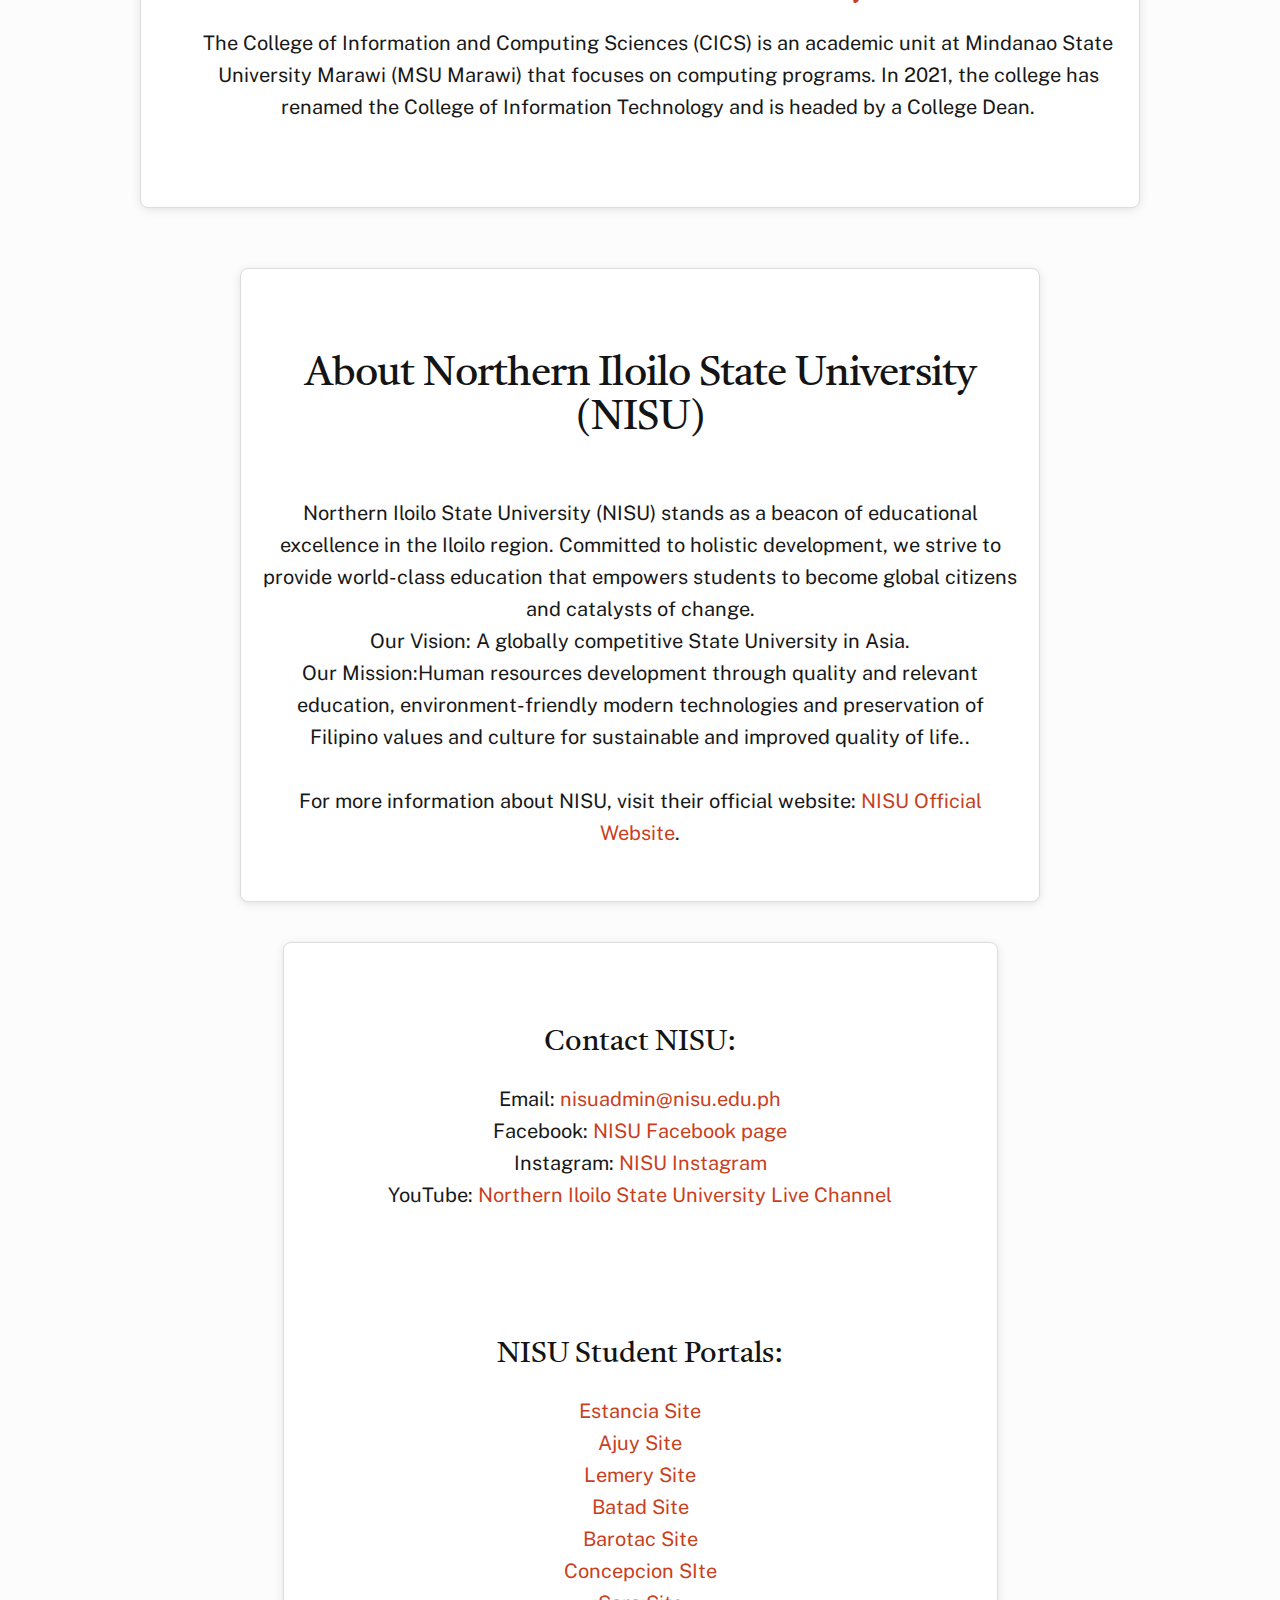
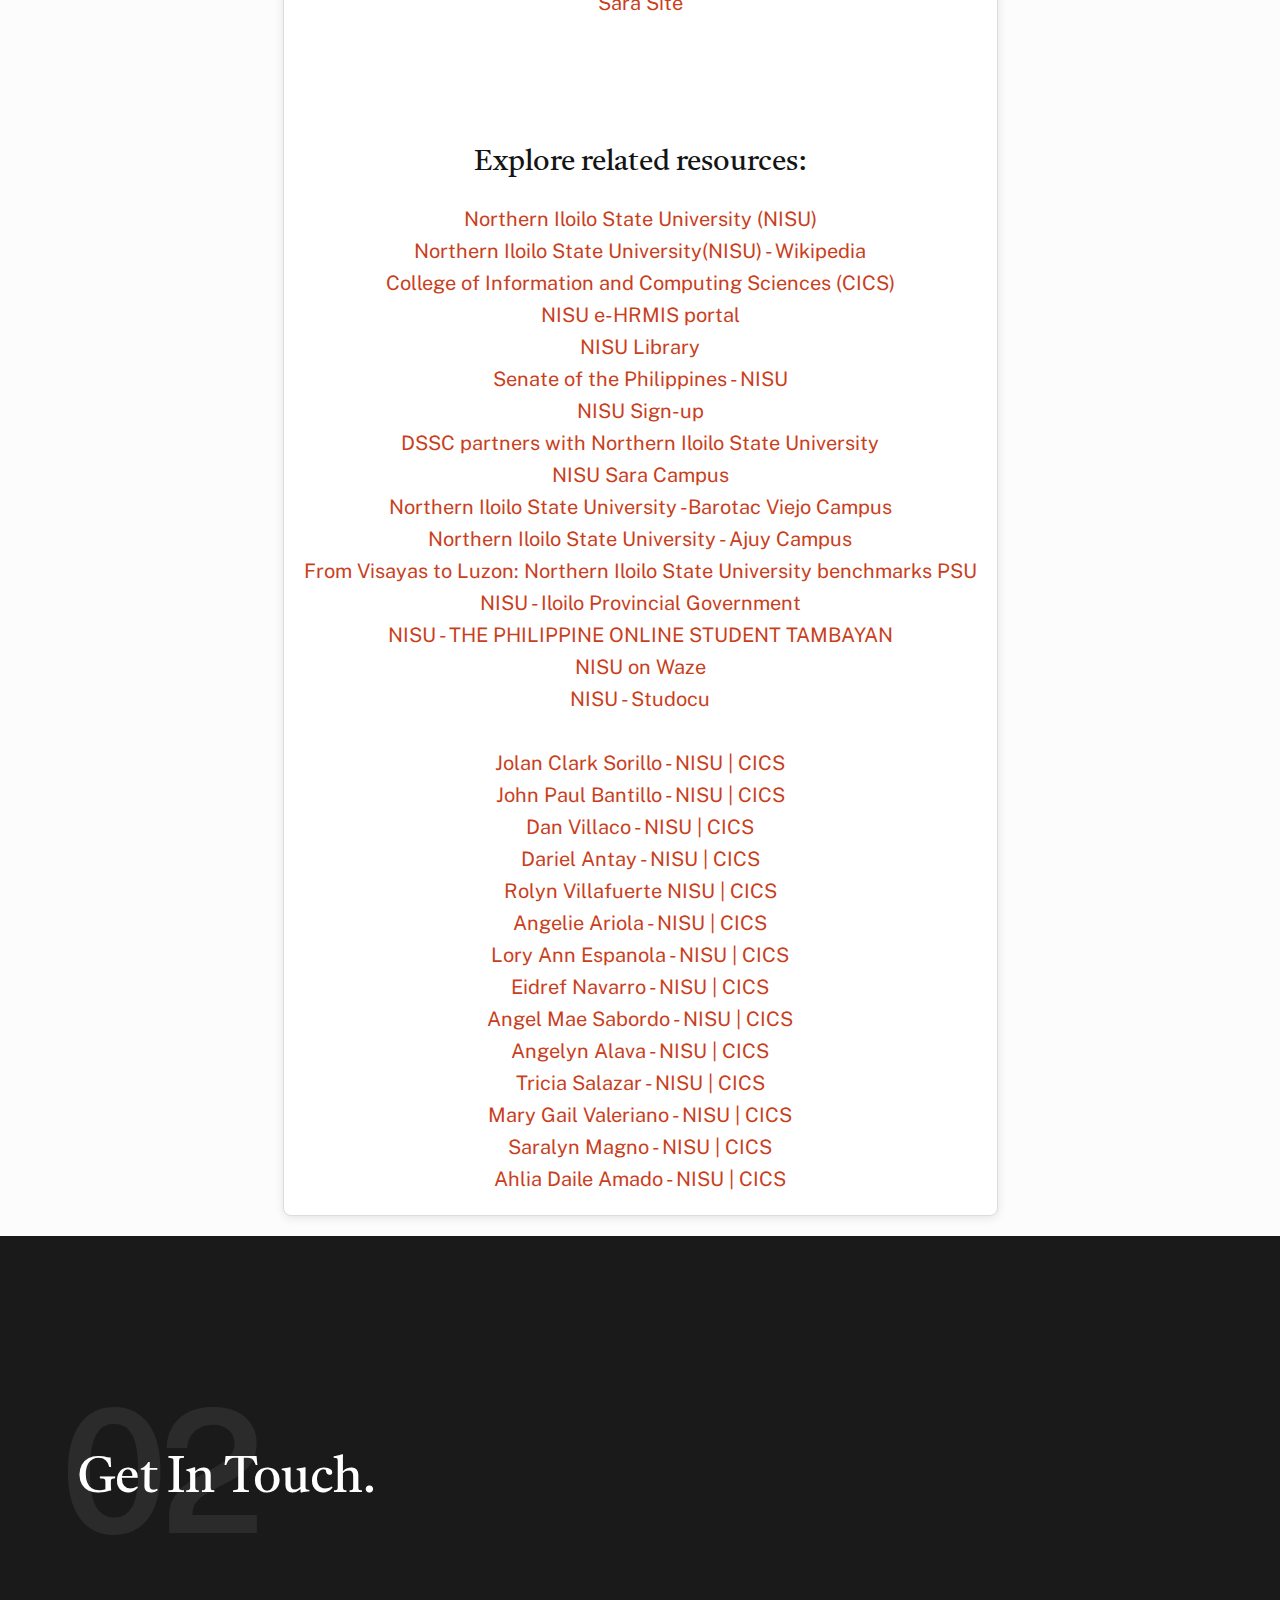
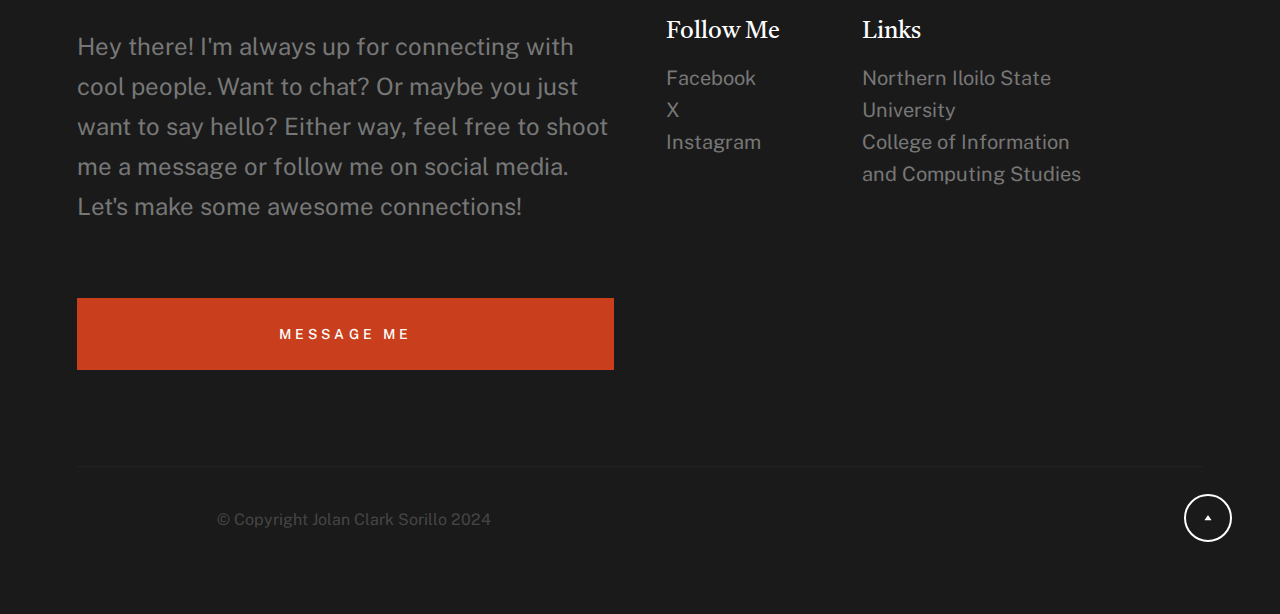
<file: cics.html>
<!DOCTYPE html>
<html lang="en">
    <head>
        <meta charset="UTF-8">
        <meta name="viewport" content="width=device-width, initial-scale=1.0">
        <meta name="description" content="The CICS - College of Information and Computing Studies at NISU - Northern Iloilo State University , offering programs in Computer Science and Information Technology, aimed at developing skilled professionals in the IT industry, CS Industry and LIS Industry.">
        <meta name="keywords" content="CICS, College of Information and Computing Studies, Northern Iloilo State University, NISU, Computer Science, Information Technology, IT education, software development, ICT research, academic programs, Estancia, Philippines">
        <meta name="google-site-verification" content="google-site-verification=7jUbWUeSWiC-hlNPndTyGzZZxZpVmZKuSPXuNOEky3Y">
        <meta name="author" content="Jolan Clark Sorillo">
        <meta name="robots" content="index, follow">
        
        <title>CICS - College of Information and Computing Studies</title>

        <!-- Open Graph Tags for Facebook -->
    <meta property="og:title" content="CICS - College of Information and Computing Studies">
    <meta property="og:type" content="website">
    <meta property="og:url" content="https://nisucicsjolanclarksorillo.site/cics.html">
    <meta property="og:image" content="https://nisucicsjolanclarksorillo.site/img/intro-bg.JPG"> <!-- Replace with an appropriate image URL -->
    <meta property="og:description" content="The CICS - College of Information and Computing Studies at NISU, offering programs in Computer Science and Information Technology, aimed at developing skilled professionals in the IT industry.">
    <meta property="og:site_name" content="CICS - College of Information and Computing Studies">
    <meta property="og:locale" content="en_US">

    <!-- Twitter Card Tags -->
    <meta name="twitter:card" content="summary_large_image">
    <meta name="twitter:title" content="CICS - College of Information and Computing Studies">
    <meta name="twitter:description" content="The CICS - College of Information and Computing Studies at NISU, offering programs in Computer Science and Information Technology, aimed at developing skilled professionals in the IT industry.">
    <meta name="twitter:image" content="https://nisucicsjolanclarksorillo.site/img/intro-bg.JPG">
    <meta name="twitter:site" content="@jolan_clark">

    <script>
        document.documentElement.classList.remove('no-js');
        document.documentElement.classList.add('js');
    </script>


        <link rel="stylesheet" href="css/styles.css">
        <link rel="stylesheet" href="css/nisu.css">
        <link href='css/vendor.css' rel='stylesheet'>

         <!-- favicons
    ================================================== -->
    <link rel="apple-touch-icon" sizes="192x192" href="apple-touch-icon.png">
    <link rel="icon" type="image/png" sizes="32x32" href="favicon-32x32.png">
    <link rel="icon" type="image/png" sizes="16x16" href="favicon-16x16.png">
    <link rel="manifest" href="site.webmanifest">
    <link rel="canonical" href="https://nisucicsjolanclarksorillo.site/cics.html">

    <script type="application/ld+json">
        {
          "@context": "https://schema.org",
          "@type": "SubOrganization",
          "name": "College of Information and Computing Studies",
          "url": "https://www.nisu.edu.ph/index.php/academics/college-of-information-and-computing-studies",
          "address": {
            "@type": "PostalAddress",
            "addressLocality": "Estancia",
            "addressRegion": "Iloilo",
            "addressCountry": "Philippines"
          },
          "description": "The College of Information and Computing Studies at NISU offers programs in Computer Science and Information Technology, aimed at developing skilled professionals in the IT industry.",
          "parentOrganization": {
            "@type": "EducationalOrganization",
            "name": "Northern Iloilo State University"
          }
        }
        </script>

    </head>
    <body>
      <!-- preloader
    ================================================== -->
    <div id="preloader">
        <div id="loader" class="dots-fade">
            <div></div>
            <div></div>
            <div></div>
        </div>
    </div>


    <!-- page wrap
    ================================================== -->
    <div id="page" class="s-pagewrap">


        <!-- # site header 
        ================================================== -->
        <header class="s-header">
            <div class="row s-header__inner">

                <div class="s-header__block">
                    <div class="s-header__logo">
                        <a class="logo" href="index.html">
                            J.C. Sorillo
                        </a>
                    </div>

                    <a class="s-header__menu-toggle" href="#0"><span>Menu</span></a>
                </div> <!-- end s-header__block -->

                <nav class="s-header__nav">    
                    <ul class="s-header__menu-links">
                        <li><a href="index.html">Home</a></li>
                        <li><a  href="nisu.html">NISU</a></li>
                        <li class="current"><a  href="cics.html">CICS</a></li>           
                        <li><a class="smoothscroll" href="#footer">Contact</a></li>
                    </ul> <!-- s-header__menu-links -->    
                </nav> <!-- end s-header__nav -->

            </div> <!-- end s-header__inner -->
        </header> <!-- end s-header -->

        <section class="nisu-section" itemscope itemtype="https://schema.org/SubOrganization">
            <h1 itemprop="name">Welcome to <a href="https://www.nisu.edu.ph/index.php/academics/college-of-information-and-computing-studies">CICS</a> <br>
<span>College of Information and Computing Studies</span></h1>
<h2>About CICS</h2>
<p itemprop="description">The CICS at NISU offers programs in Computer Science, Information Technology and Information Science, aimed at developing skilled professionals in the IT industry.</p>
        </section>

        <section class="content-section">
            <h2><span>Frequently Asked Questions</span></h2>
            <div itemscope itemtype="https://schema.org/FAQPage" class="container">
                <div itemscope itemprop="mainEntity" itemtype="https://schema.org/Question">
                    <h3 itemprop="name">What programs are offered at CICS?</h3>
                    <div itemscope itemprop="acceptedAnswer" itemtype="https://schema.org/Answer">
                        <p itemprop="text">CICS offers Bachelor's degrees in Bachelor of Science in Computer Science, Bachelor of Science in Information Technology and Bachelor of Library and Information Science.</p>
                    </div>
                </div>
                <br>
                <div itemscope itemprop="mainEntity" itemtype="https://schema.org/Question">
                    <h3 itemprop="name">How can I enroll in CICS?</h3>
                    <div itemscope itemprop="acceptedAnswer" itemtype="https://schema.org/Answer">
                        <p itemprop="text">To enroll in CICS, visit the NISU website and follow the admission guidelines provided there.</p>
                    </div>
                </div>
            </div>
            <p>
                For more information about CICS, visit their official website: <a href="https://www.nisu.edu.ph/index.php/academics/college-of-information-and-computing-studies">CICS Official Website</a>.
            </p>
        </section>
<br>
        <section class="content-section">
            <div class="container">
                <h3>Goals of the Institute of Information and Computer Studies</h3>
                <br>
                <p>
                    <h4>The IICS endeavors to:</h4>
                    1. train students to become computer professionals knowledgeable and competent in meeting the growing demand for software developers and IT persons in government, business, industry and education;
                    <br><br>
                    2. harness and undertake relevant ICT researches to provide valuable services and to share expertise and facilities with various stakeholders on the transfer and promotion of information and communications technology for local, regional and national benefit; and
                    <br><br>
                    3. inculcate in its students positive Filipino values and attitudes as well as the value of independent and life-long learning.
                </p>
            </div>
            <div class="container">
                <h3>Program Objectives for Bachelor of Science in Computer Science</h3>
                <br>
                <p>
                    <h4>At the completion of the program, the graduates should have:</h4>
                    1. acquired computing concepts and theories, algorithmic foundations and new developments in computing to design and develop software solutions;
                    <br><br>
                    2. equipped with adequate preparations, practicum programs, field exposures and related learning experiences to meet future needs in the field of computing;
                    <br><br>
                    3. engaged in research and collaborative work with the industry to ensure the practical application of computing technologies;
                    <br><br>
                    4. imparted technology transfer through extension activities in the hope that it will improve the lives of the community it serves;
                    <br><br>
                    5. developed teamwork and interpersonal skills, social responsibilities and participation to local, regional and nation building.
                </p>
            </div>
            <div class="container">
                <h3>Program Objectives for Bachelor of Science in Information Technology</h3>
                <br>
                <p>
                    <h4>At the completion of the program, the graduates should have:</h4>
                    1. acquired the necessary skills in the utilization of both software and hardware technologies in the selection, development, application, integration and management of computing resources within an organization;
                    <br><br>
                    2. equipped with adequate preparations, practicum programs, field exposures and related learning experiences to meet future needs in the field of computing;
                    <br><br>
                    3. engaged in research and collaborative work with the industry to ensure the practical application of computing technologies;
                    <br><br>
                    4. imparted technology transfer through extension activities in the hope that it will improve the lives of the community it serves;
                    <br><br>
                    5. developed teamwork and interpersonal skills, social responsibilities and participation to local, regional and nation building.
            </div>
            <div class="container">
                <h3>Program Offerings</h3>
                <ul class="bullets">
                    <br>
                    <li><h4>Bachelor of Science in Computer Science (BSCS)</h4></li>
                    <p>A 4-year program emphasizing advanced computational theories and cutting-edge applications in artificial intelligence, software engineering, and data science.</p>
                    <br>
                    
                    <li><h4>Bachelor of Science in Information Technology (BSIT)</h4></li>
                    Web & Mobile Development & Network Security
                    <p>Focuses on the design, development, and management of information systems to enhance business processes and decision-making.</p>
                    <br>
                    
                    <li><h4>Bachelor of Science and Library Science (BLIS)</h4></li>
                    <p>Develops practical expertise in network management, cloud computing, and software solutions for diverse industries.</p>
                </ul>
            </div>
            <div class="container">
                <h2>Other Meaning of <span>CICS</span></h2>
                              <br>
                <p>
                    CICS stands for Customer Information Control System, and it's an online transaction processing (OLTP) system that runs on IBM's z/OS mainframe operating system. 
                    CICS is a mixed-language application server that acts as middleware between the z/OS operating system and business applications. <a href="https://www.techtarget.com/searchdatacenter/definition/CICS">Read more...</a>
                </p>
                <br>
                <p>
                    CICS is used by many companies in industries like banking, retail, insurance, and transportation for mission-critical applications like credit card processing and banking transactions. 
                    CICS is known for its reliability and ability to process large volumes of work quickly. 
                    IBM claims that CICS can process over 1.1 million transactions per second. <a href="https://www.ibm.com/docs/en/cics-ts/6.x?topic=what-is-cics-transaction-server-zos">Read more...</a>
                </p>
              </div>
              <div class="container">
                <h2>Schools with <span>CICS</span></h2>
                <ul class="bullets">
                    <br>
                    <li><h3><a href="https://www.nisu.edu.ph/index.php/academics/college-of-information-and-computing-studies"><span>Northern Iloilo State University</span></a></h3></li>
                    <p>
                        The College of Information and Computing Sciences (CICS) at the University of Santo Tomas is a leader in technological education and innovation in the Philippines. 
        CICS is renowned for its state-of-the-art programs in Computer Science, Information Systems, and Information Technology, equipping students with the skills to excel in the modern digital landscape.
                    </p>
                    <br>
                    <li><h3><a href="https://www.ust.edu.ph/information-and-computing-sciences/"><span>University of Santo Tomas</span></a></h3></li>
                    <p>
                        The College of Information and Computing Sciences was formally established in 2014, with its separation as an independent academic unit from the Faculty of Engineering. 
                        Its programs trace their histories to the College of Science (for Computer Science), the College of Commerce and Business Administration (for Information Systems), and the Faculty of Engineering (for Information Technology).
                    </p>
                    <br>
                    
                    <li><h3><a href="https://lyceum.edu.ph/college-of-information-and-computing-studies/"><span>Lyceum Northwestern University</span></a></h3></li>
                    <p>
                        The College of Information and Computing Studies of Lyceum-Northwestern University was established on June 2009. 
                        The office of the college is located at the 1st floor of Florencia Building and (4) computer laboratories are also situated at the same location. 
                        Two (2) more computer laboratories are positioned at the 2nd floor of the same building.
                    </p>
                    <br>
                    <li><h3><a href="https://www.usep.edu.ph/ic"><span>University of Southeastern Philippines</span></a></h3></li>
                    <p>
                        This College of Information and Computing is committed towards the growth of Southern Philippines by developing information technology professionals, entrepreneurs, managers, and new technologies. 
                        During its initial implementation last June 26, 1997, the Institute came up with a plan to prepare the University as a Nodal Training Center in Region XI. 
                        Consequently, it grew so smooth because of the support given by the neighboring state universities and colleges.
                    </p>
                    <br>
                    <li><h3><a href="https://www.mscmarinduque.edu.ph/school-of-information-and-computing-sciences/"><span>Marinduque State College</span></a></h3></li>
                    <p>
                        The College of Information and Computing Sciences (CICS) is one of the premiere schools in the province for IT education and services.
                    </p>
                    <br>
                    <li><h3><a href="https://wmsu.edu.ph/?page_id=1425"><span>Western Mindanao State University</span></a></h3></li>
                    <p>
                        The college shall provide academic excellence in the field of Information and Communication Technology, with emphasis on the following goals.
                    </p>
                    <br>
                    <li><h3><a href="https://www.dlsud.edu.ph/cics.htm"><span>De La Salle University</span></a></h3></li>
                    <p>
                        The College of Information and Computer Studies imparts quality education to its students by equipping them with multiple levels of skills and knowledge in the field of Computer Science and Information Technology through relevant applications and research-based activities.
                    </p>
                    <br>
                    <li><h3><a href="https://lens.csucarig.edu.ph/course/index.php?categoryid=8"><span>Cagayan State University Carig Campus Learning Environment Network System</span></a></h3></li>
                    <p>
                        Bachelor of Science in Information Technology (BSIT) · Bachelor of Science in Computer Science (BSCS) · Bachelor of Science in Information Systems (BSIS).
                    </p>
                    <br>
                    <li><h3><a href="https://www.msumain.edu.ph/college-of-information-and-computing-sciences/"><span>Mindanao State University</span></a></h3></li>
                    <p>
                        The College of Information and Computing Sciences (CICS) is an academic unit at Mindanao State University Marawi (MSU Marawi) that focuses on computing programs. 
                        In 2021, the college has renamed the College of Information Technology and is headed by a College Dean.
                    </p>
                </ul>
            </div>
        </section>

        <section class="about-nisu" itemscope="" itemtype="https://schema.org/AboutPage">
            <h2>About Northern Iloilo State University (NISU)</h2>
            <br>
            <p itemprop="description">
                Northern Iloilo State University (NISU) stands as a beacon of educational excellence in the Iloilo region. Committed to holistic development, we strive to provide world-class education that empowers students to become global citizens and catalysts of change.
                <br>
                Our Vision: A globally competitive State University in Asia.
                <br>
                Our Mission:Human resources development through quality and relevant education, environment-friendly modern technologies and preservation of Filipino values and culture for sustainable and improved quality of life..
                <br> <br>
                For more information about NISU, visit their official website: <a href="https://www.nisu.edu.ph">NISU Official Website</a>.
            </p>
        </section>

        <section class="about-nisu">
            <div>
                <h4>Contact NISU:</h4>
                Email: <a href="mailto:nisuadmin@nisu.edu.ph">nisuadmin@nisu.edu.ph</a> <br>
                Facebook: <a href="https://www.facebook.com/p/Northern-Iloilo-State-University-100057519786623/">NISU Facebook page</a> <br>
                Instagram: <a href="https://www.instagram.com/explore/locations/103748828992100/northern-iloilo-state-university-estancia-main-campus/">NISU Instagram</a> <br>
                YouTube: <a href="https://www.youtube.com/channel/UCDS4Wt4OOMGMKGbTQAMQ5Mg/about">Northern Iloilo State University Live Channel</a> <br>

                <br> <br>
                <h4>NISU Student Portals:</h4>
                <a href=" https://sims.nipsc.edu.ph/estancia/students">Estancia Site</a> <br>
                <a href="https://sims.nipsc.edu.ph/ajuy/students">Ajuy Site</a> <br>
                <a href=" https://sims.nipsc.edu.ph/lemery/students">Lemery Site</a> <br>
                <a href=" https://sims.nipsc.edu.ph/batad/students">Batad Site</a> <br>
                <a href="https://sims.nipsc.edu.ph/barotac/students">Barotac Site</a> <br>
                <a href=" https://sims.nipsc.edu.ph/concepcion/students">Concepcion SIte</a> <br>
                <a href=" https://sims.nipsc.edu.ph/sara/students">Sara Site</a> <br>

                <br> <br>
                <h4>Explore related resources:</h4>
                <a href="https://www.nisu.edu.ph">Northern Iloilo State University (NISU)</a> <br>
                <a href="https://en.wikipedia.org/wiki/Northern_Iloilo_State_University">Northern Iloilo State University(NISU) - Wikipedia</a> <br>
                <a href="https://www.nisu.edu.ph/index.php/academics/college-of-information-and-computing-studies">College of Information and Computing Sciences (CICS)</a>  <br>
                <a href="http://nisu-ehris.net:7676/login">NISU e-HRMIS portal</a>  <br>
                <a href="https://sites.google.com/nipsc.edu.ph/nisu-library/home">NISU Library</a>  <br>
                <a href="https://issuances-library.senate.gov.ph/subject/northern-iloilo-state-university-nisu">Senate of the Philippines - NISU</a>  <br>
                <a href="http://nisu-ehris.net:7676/register">NISU Sign-up</a>  <br>
                <a href="https://www.dssc.edu.ph/11-latest-news/362-dssc-partners-with-northern-iloilo-state-university">DSSC partners with Northern Iloilo State University </a> <br>
                <a href="https://nisuvsc.com">NISU Sara Campus</a> <br>
                <a href="https://www.cardph.com/single-post/lakbay-aral-photos-of-northern-iloilo-state-university-barotac-viejo-campus">Northern Iloilo State University -Barotac Viejo Campus</a> <br>
                <a href="https://www.zoominfo.com/c/northern-iloilo-state-university---ajuy-campus/482411499">Northern Iloilo State University - Ajuy Campus</a> <br>
                <a href="https://v2main.psu.edu.ph/from-visayas-to-luzon-northern-iloilo-state-university-benchmarks-psu/">From Visayas to Luzon: Northern Iloilo State University benchmarks PSU</a> <br>
                <a href="https://iloilo.gov.ph/index.php/en/taxonomy/term/652">NISU - Iloilo Provincial Government</a> <br>
                <a href="https://thepost.net.ph/news/campus/nisu-plans-expansion-after-university-conversion/">NISU - THE PHILIPPINE ONLINE STUDENT TAMBAYAN</a> <br>
                <a href="https://www.waze.com/live-map/directions/ph/western-visayas/estancia/northern-iloilo-state-university-main-campus?to=place.ChIJIccaVhUBpjMRWhWIfzZwqr8">NISU on Waze</a> <br>
                <a href="https://www.studocu.com/ph/institution/northern-iloilo-state-university-main-campus/112303">NISU - Studocu</a>
                <br> <br>
                <a href="https://jolanclarksorillo.site/index.html">Jolan Clark Sorillo - NISU | CICS</a> <br>
                <a href="https://johnpaulbantillo.site/">John Paul Bantillo - NISU | CICS</a> <br>
                <a href="https://danvillaco.site/">Dan Villaco - NISU | CICS</a> <br>
                <a href="https://darielantaynisucics.site/">Dariel Antay - NISU | CICS</a> <br>
                <a href="https://rolynvillafuertenisucics.site/">Rolyn Villafuerte NISU | CICS</a> <br>
                <a href="https://angelieariolanisucics.site/">Angelie Ariola - NISU | CICS</a> <br>
                <a href="https://xn--loryannjoyespaolanisucics-moc.site/">Lory Ann Espanola - NISU | CICS</a> <br>
                <a href="https://eidrefnavarronisucics.site/">Eidref Navarro - NISU | CICS</a> <br>
                <a href="http://angelmaesabordonisucics.site/">Angel Mae Sabordo - NISU | CICS</a> <br>
                <a href="https://angelynalavanisucics.site/">Angelyn Alava - NISU | CICS</a> <br>
                <a href="https://triciasalazarnisucics.site/about.html">Tricia Salazar - NISU | CICS</a> <br>
                <a href="https://marygailvalerianonisucics.site/">Mary Gail Valeriano - NISU | CICS</a> <br>
                <a href="https://saralynmagno-nisu-cics.site/">Saralyn Magno - NISU | CICS</a> <br>
                <a href="https://ahliadaileamadonisucics.site/">Ahlia Daile Amado - NISU | CICS</a>
            </div>
        </section>


        <!-- # footer 
        ================================================== -->
        <footer id="footer" class="s-footer target-section">

            <div class="row">
                <div class="column lg-12">
                    <div class="section-header light-on-dark" data-num="02">
                        <h2 class="text-display-title">Get In Touch.</h2>
                    </div> <!-- end section-header -->
                

            <div class="row s-footer__content">

                <div class="column xl-6 md-12 s-footer__block s-footer__about">                    
                    <p class="attention-getter">
                        Hey there! I'm always up for connecting with cool people. Want to chat? Or maybe you just want to say hello? Either way, feel free to shoot me a message or follow me on social media. Let's make some awesome connections!

                    </p>               
                </div> <!-- end section-footer__about -->

                <div class="column xl-6 md-12 s-footer__block s-footer__site-links">
                    <div class="row">
                        <div class="column xl-4 lg-5 md-6 tab-12">
                            <h5>Follow Me</h5>
                            <ul class="link-list">
                                <li><a href="https://www.facebook.com/larck.sorillo">Facebook</a></li>
                                <li><a href="https://x.com/jolan_clark">X</a></li>
                                <li><a href="https://www.instagram.com/larck.sorillo/?fbclid=IwY2xjawGgN6JleHRuA2FlbQIxMAABHT_AghfAYM51zMtQOZomHaopr66b1LKywsstMokXMjQwS298MrA8CLxiag_aem_Eoaq8CXvqrXWGV9-m4R6kQ">Instagram</a></li>
                            </ul>
                        </div>
                        <div class="column xl-6 md-6 tab-12">
                            <h5>Links</h5>
                            <ul class="link-list">
                                <li><a href="https://www.nisu.edu.ph">Northern Iloilo State University</a></li>
                                <li><a href="https://www.nisu.edu.ph/index.php/academics/college-of-information-and-computing-studies">College of Information and Computing Studies</a></li>
                        </div>
                    </div>                    
                </div> <!-- end section-footer__site-links -->

            </div> <!-- end section-footer__content -->


            <div class="row s-footer__buttons">
               
                <div class="column xl-6 tab-12">
                    <a href="mailto:sorillolarck@gmail.com" class="btn btn--primary btn--large u-fullwidth">Message Me</a>
                </div>
          
            </div> <!-- end section-footer__buttons -->              
            
            <div class="row s-footer__bottom">
                
            

                <div class="column xl-6 lg-12">
                    <p class="ss-copyright">
                        <span>© Copyright Jolan Clark Sorillo 2024</span> 
                    </p>
                </div>

            </div> <!-- end section-footer__bottom -->          

            <div class="ss-go-top">
                <a class="smoothscroll" title="Back to Top" href="#top">                 
                    <svg xmlns="http://www.w3.org/2000/svg" width="24" height="24" viewBox="0 0 24 24"><path d="M5.536 21.886a1.004 1.004 0 0 0 1.033-.064l13-9a1 1 0 0 0 0-1.644l-13-9A1 1 0 0 0 5 3v18a1 1 0 0 0 .536.886z"></path></svg>
                </a>                                
                <span>Back To Top</span>   
            </div> <!-- end ss-go-top -->
            
        </footer> <!-- end s-footer -->

    </div> <!-- end page-wrap -->


    <!-- Java Script
    ================================================== -->
    <script src="js/plugins.js"></script>
    <script src="js/main.js"></script>
    <script>
        document.addEventListener('DOMContentLoaded', function() {
            const dropdownToggle = document.getElementById('cicsDropdownToggle');
            const dropdownMenu = document.getElementById('cicsDropdown');
    
            dropdownToggle.addEventListener('click', function(e) {
                e.preventDefault(); // Prevent the default anchor behavior
                dropdownMenu.style.display = dropdownMenu.style.display === 'block' ? 'none' : 'block';
            });
    
            // Optional: Close dropdown if clicking outside
            document.addEventListener('click', function(e) {
                if (!dropdownToggle.contains(e.target) && !dropdownMenu.contains(e.target)) {
                    dropdownMenu.style.display = 'none'; // Hide the dropdown
                }
            });
        });
    </script>
</body>
</html>
</file>
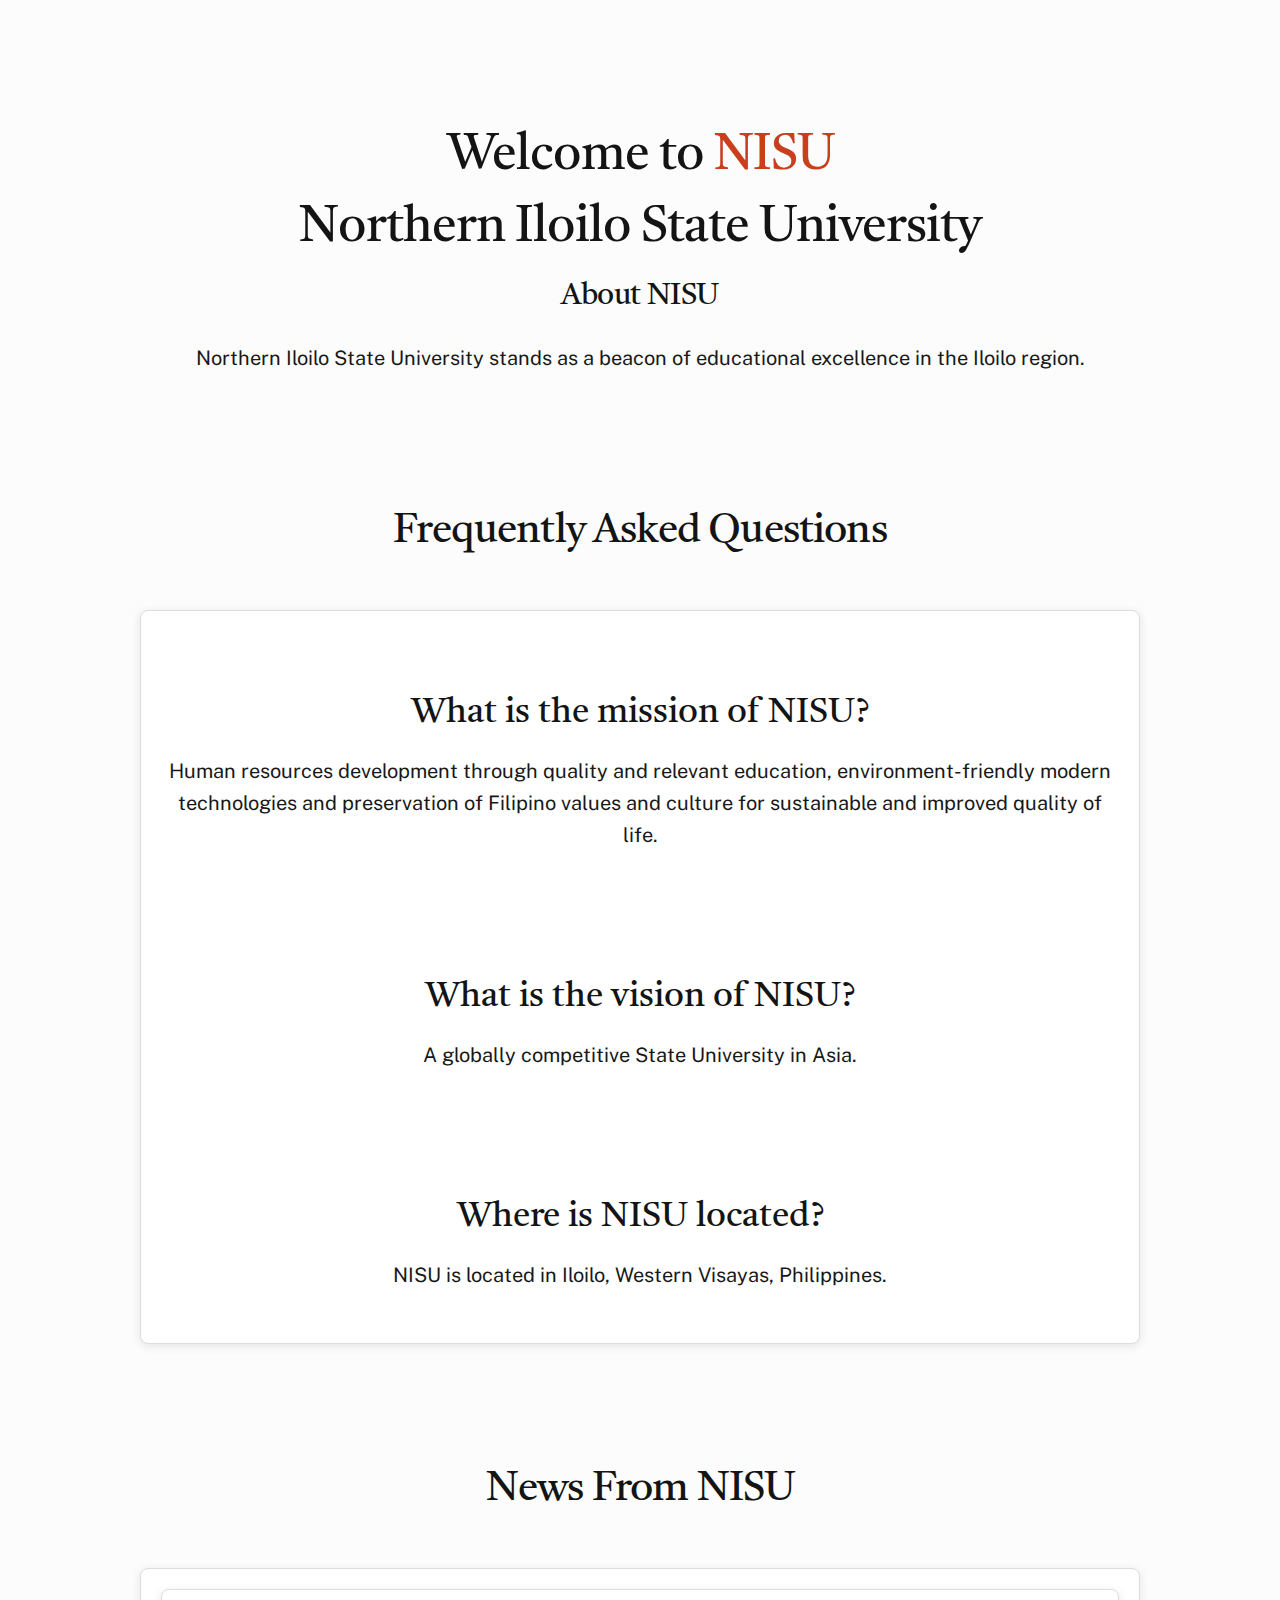
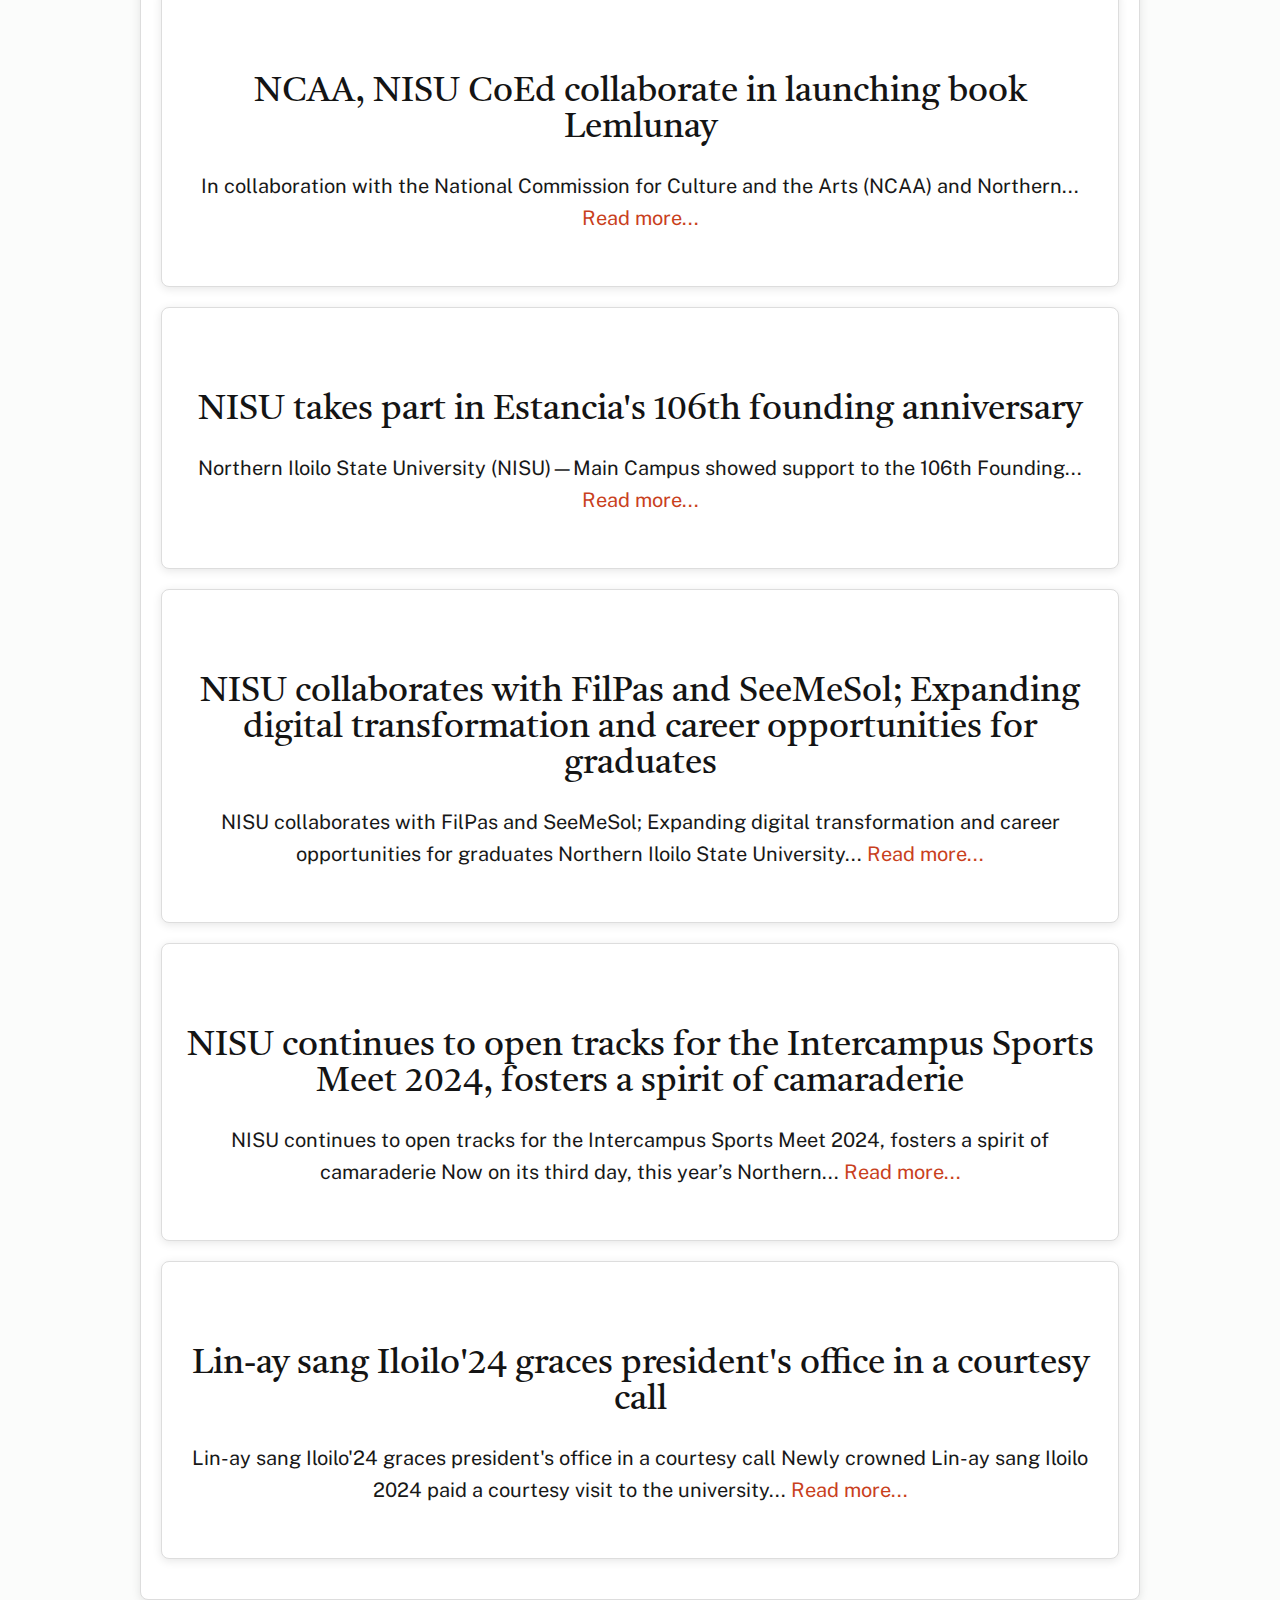
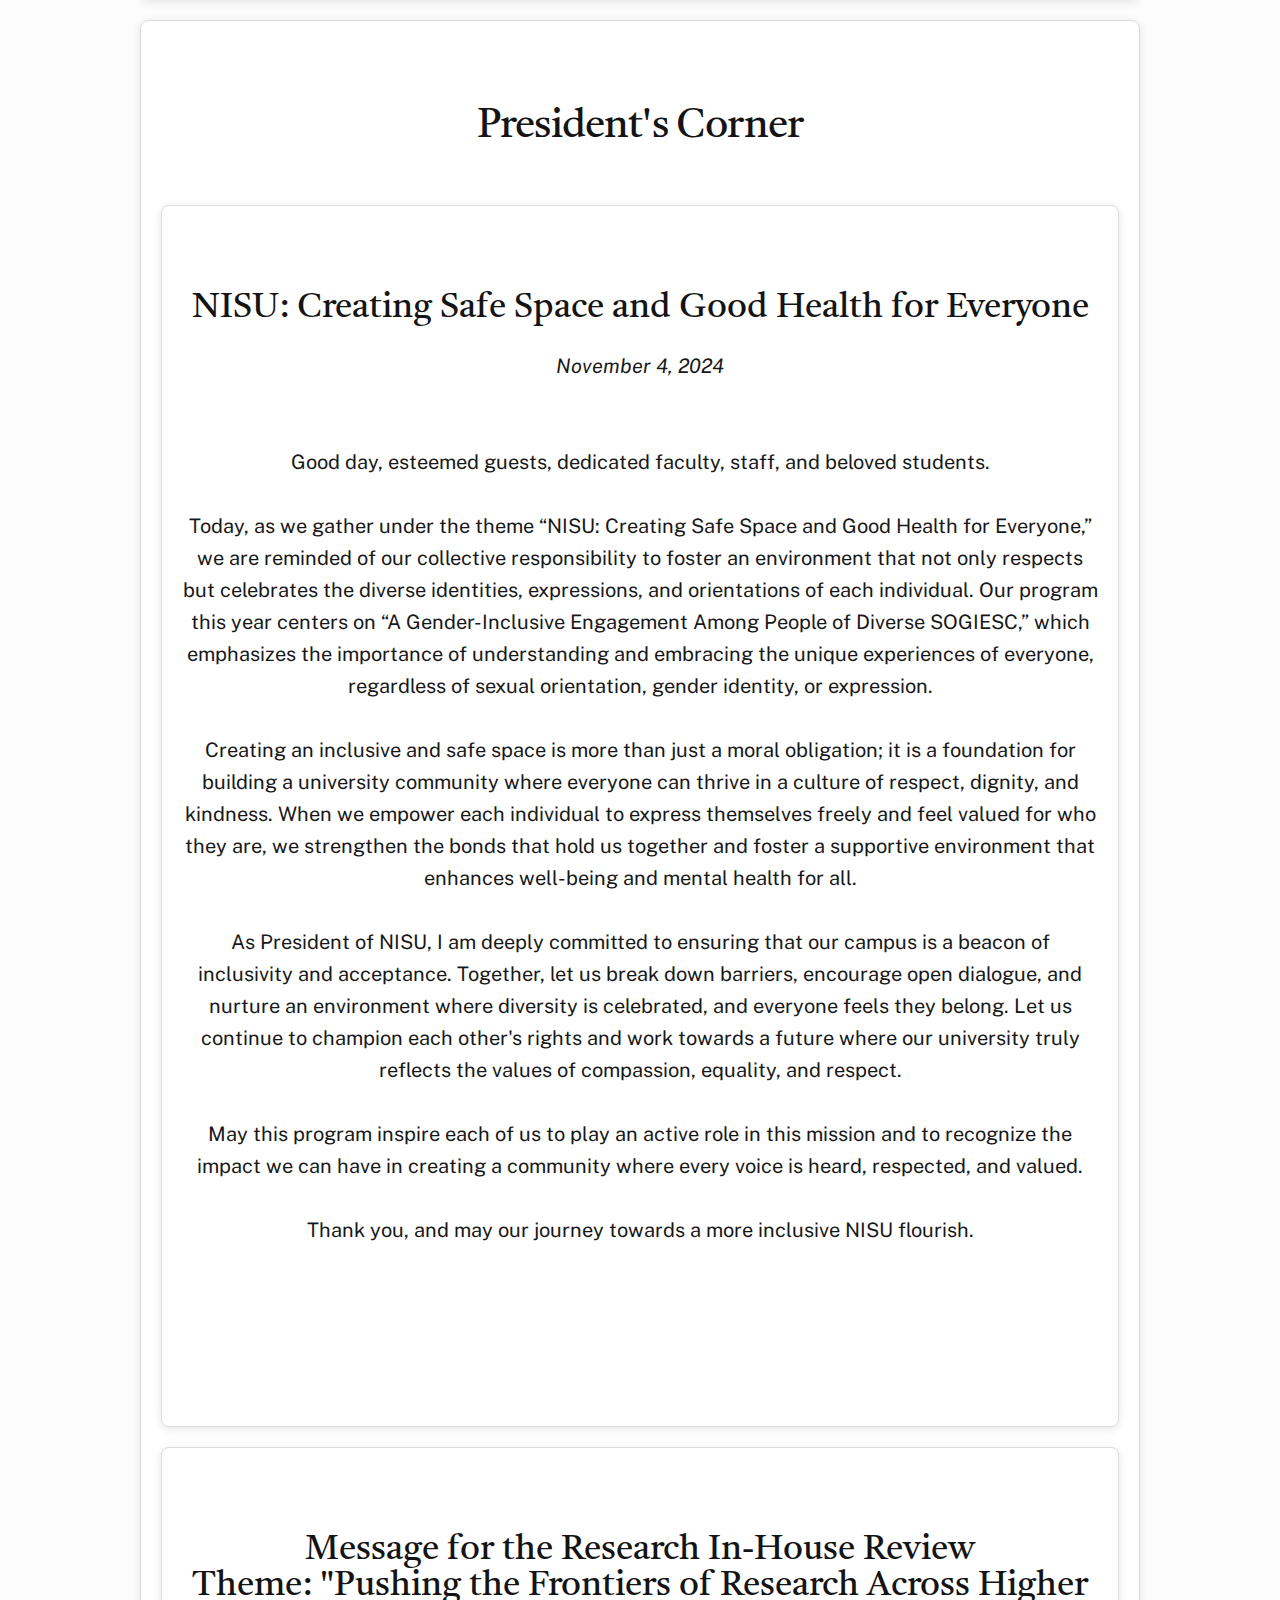
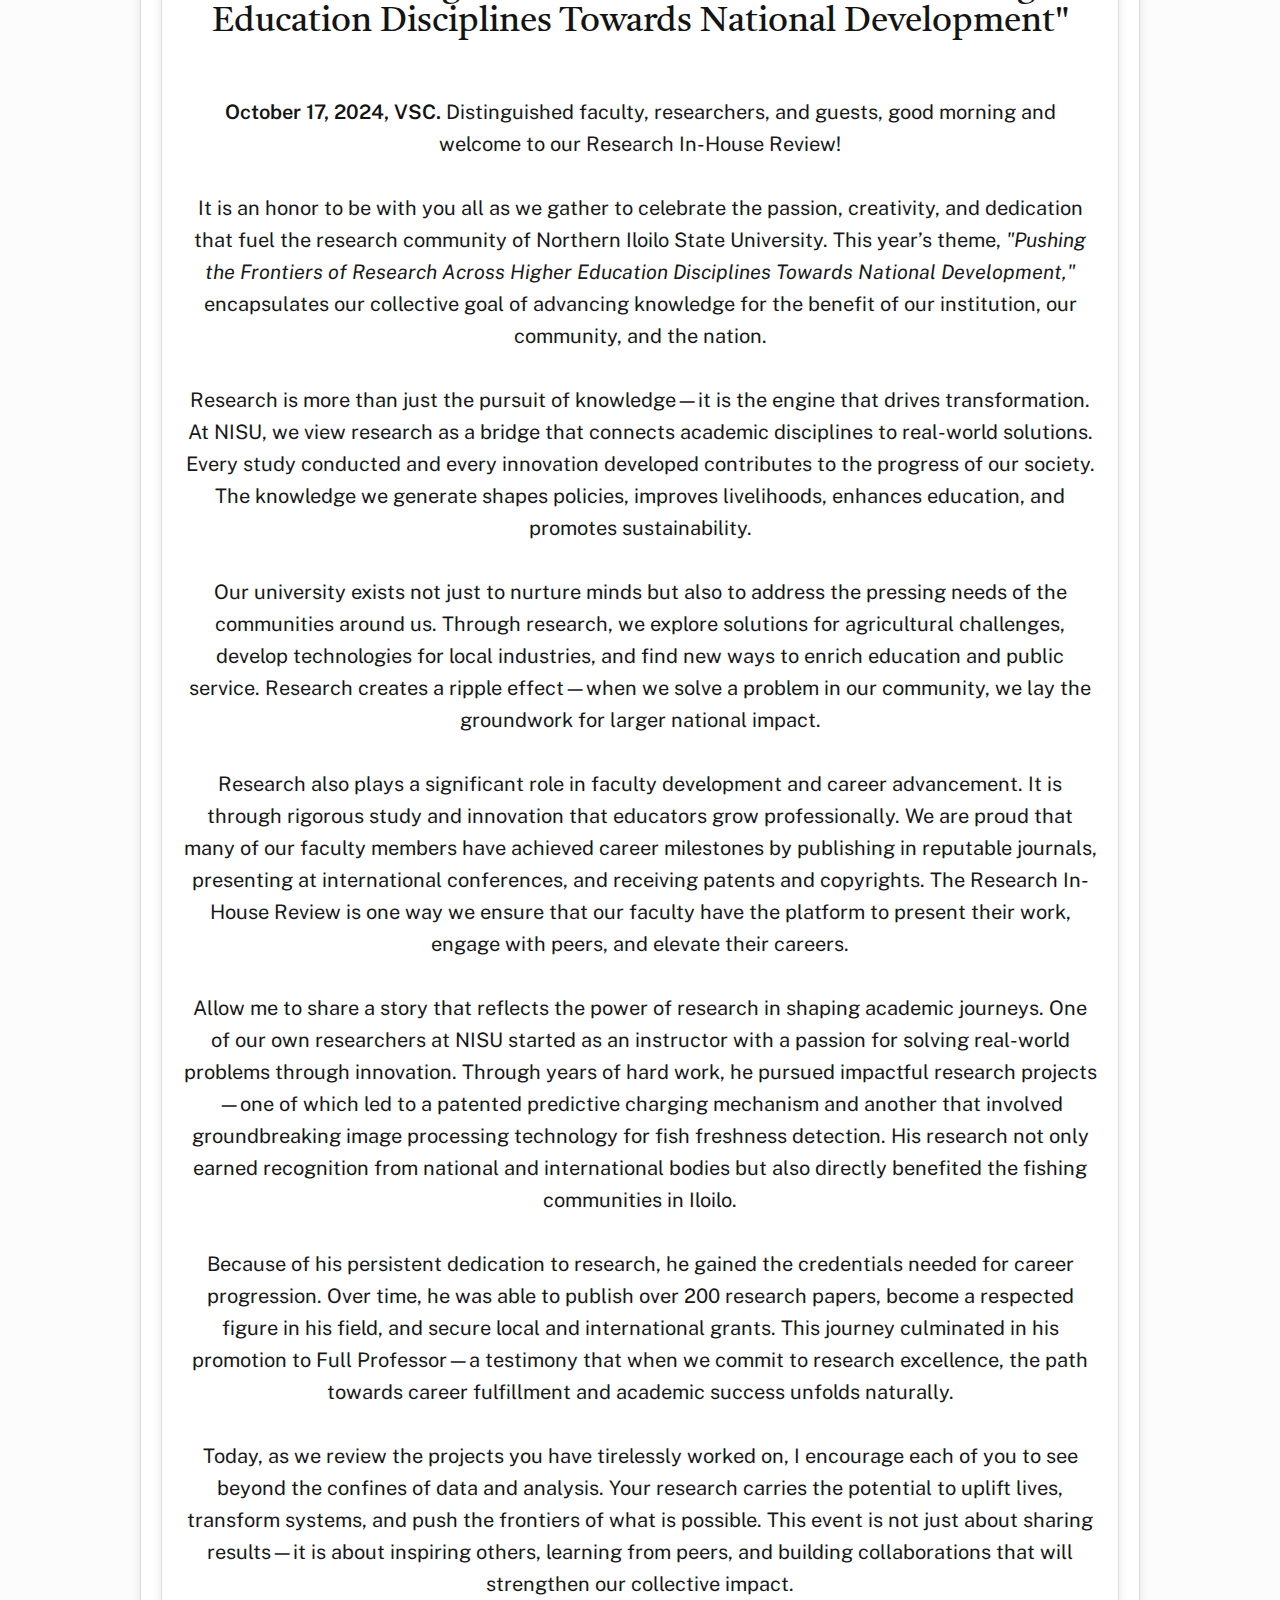
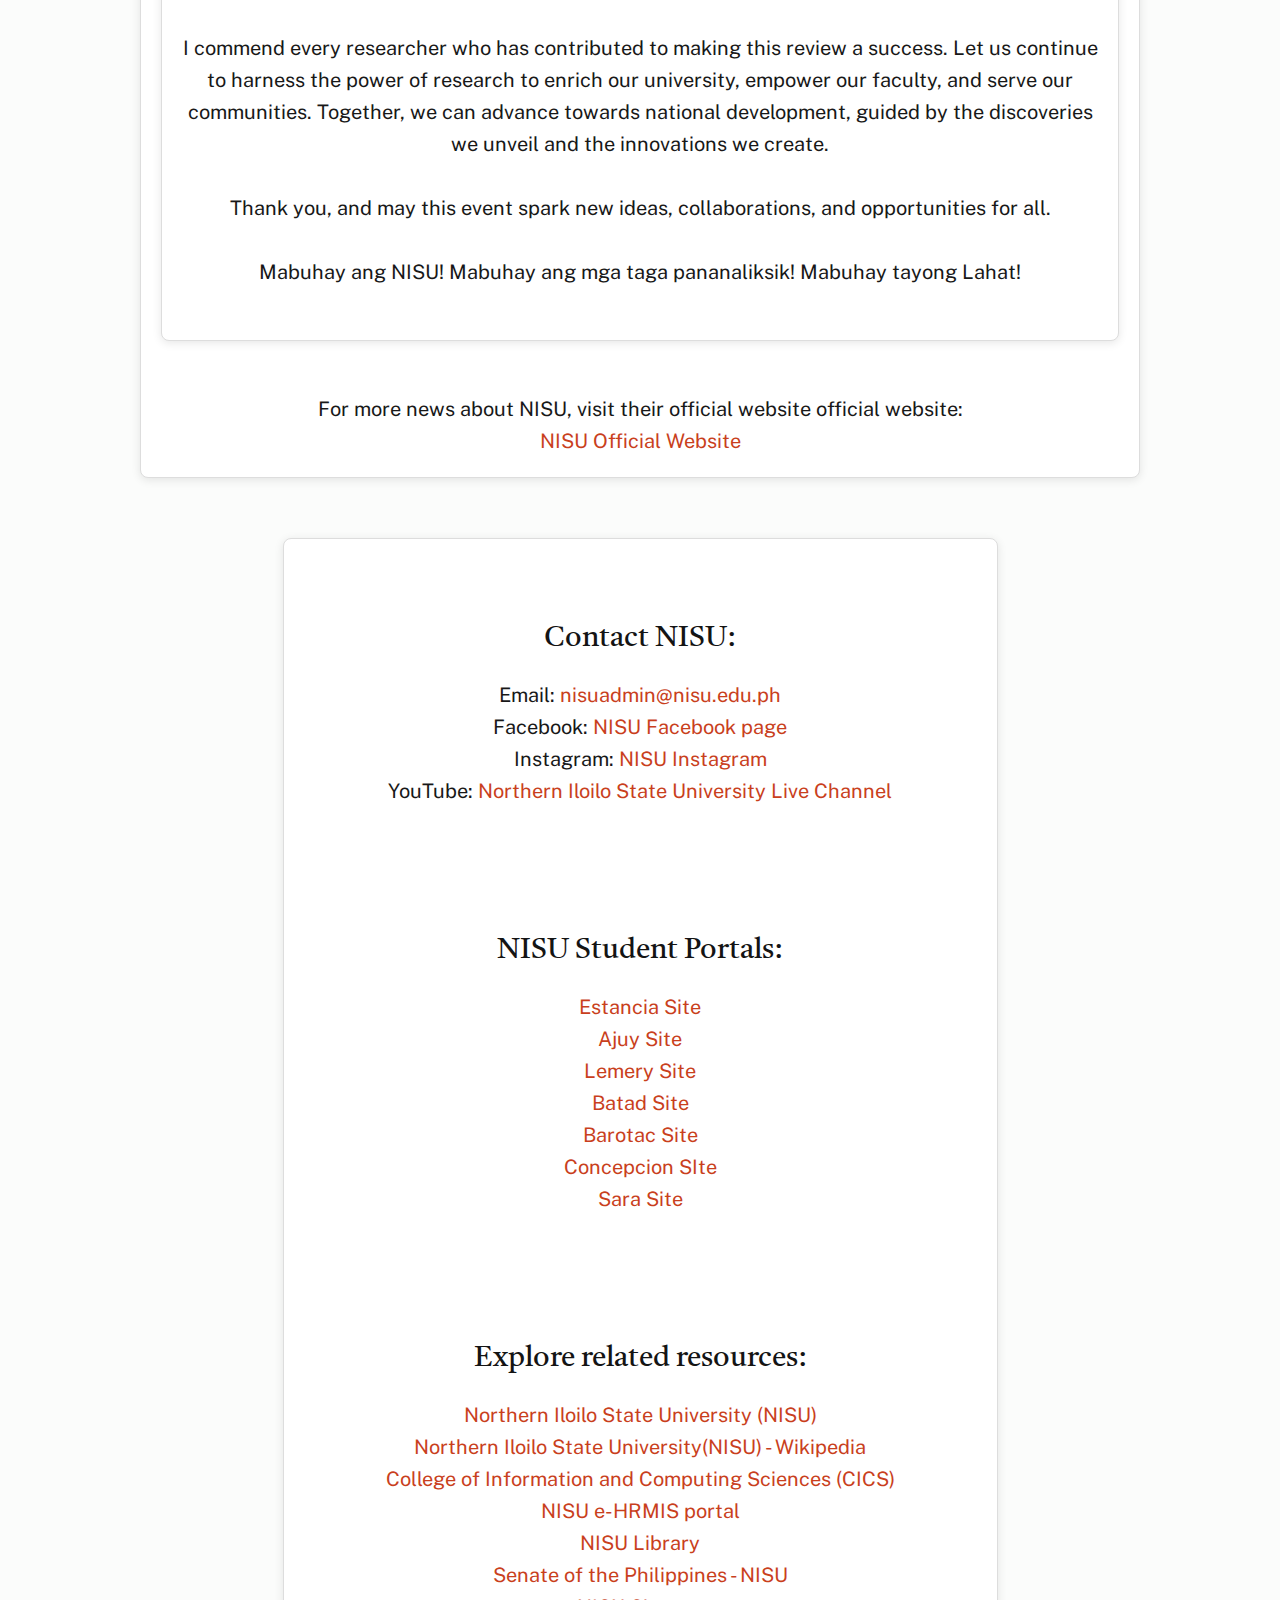
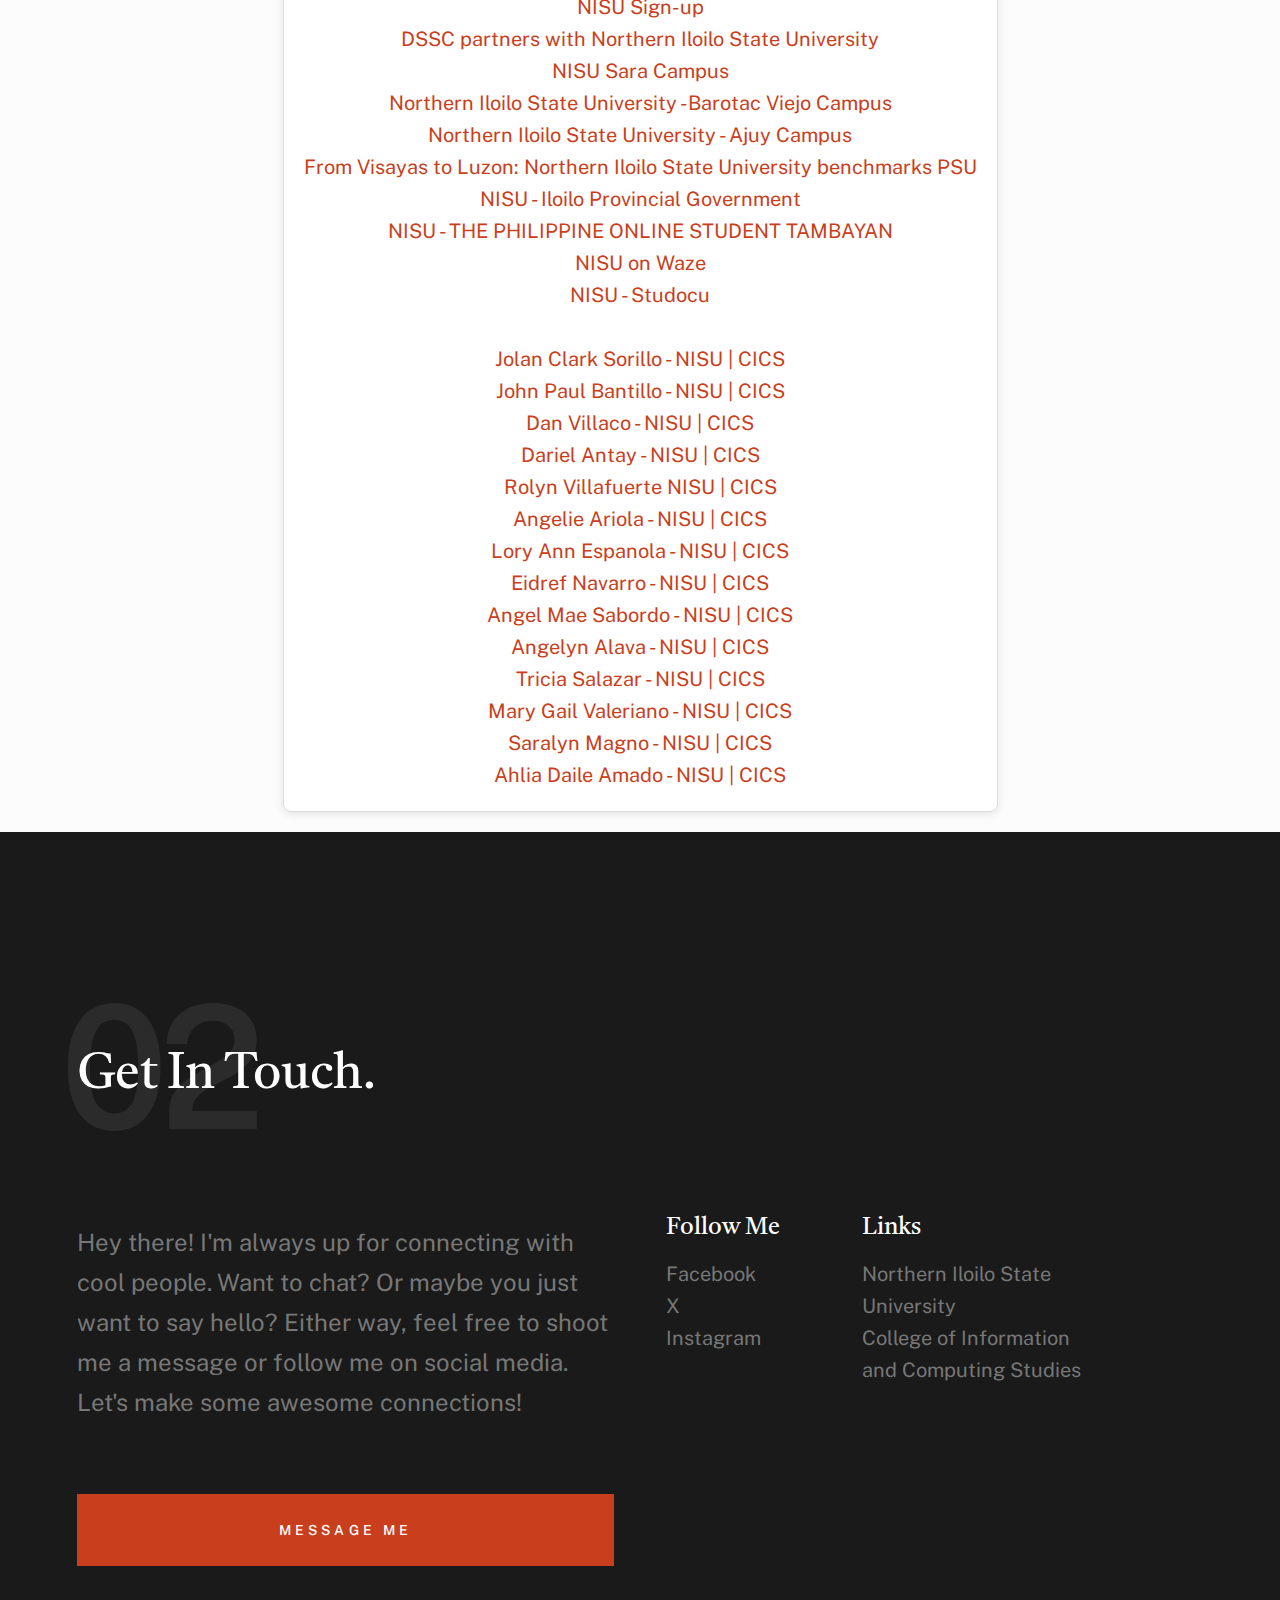
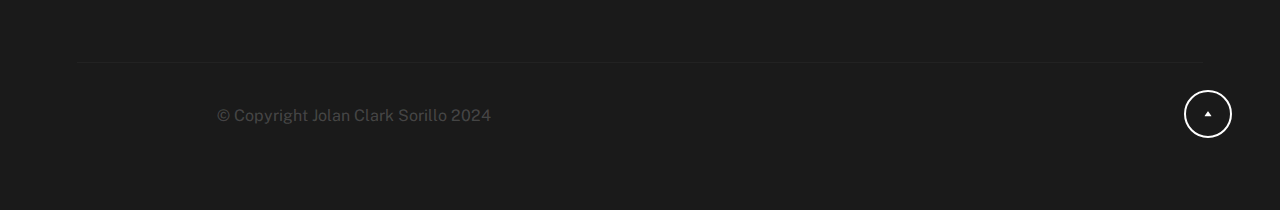
<file: nisu.html>
<!DOCTYPE html>
<html lang="en">
    <head>
        <meta charset="UTF-8">
        <meta name="viewport" content="width=device-width, initial-scale=1.0">
        <meta name="description" content="Explore NISU - Northern Iloilo State University, a leading educational institution in the Iloilo region, dedicated to providing quality education and fostering holistic development for students.">
        <meta name="keywords" content="NISU, CICS, Northern Iloilo State University, College of Inofrmation and Computing Studies, education, Iloilo, higher education, academic excellence, student development, college, university news, CICS, College of Information and Computing Studies">
        <meta name="google-site-verification" content="google-site-verification=r7_W-v3xFrR66Iah259Arl070FUsUhZscrgujMpzIWA">
        <meta name="author" content="Jolan Clark Sorillo">
        <meta name="robots" content="index, follow">

<title>NISU - Northern Iloilo State University</title>

 <!-- Open Graph Tags for Facebook -->
<meta property="og:title" content="NISU - Northern Iloilo State University">
<meta property="og:type" content="website">
<meta property="og:url" content="https://nisucicsjolanclarksorillo.site/nisu.html">
<meta property="og:image" content="https://nisucicsjolanclarksorillo.site/img/intro-bg.JPG"> <!-- Replace with an appropriate image URL -->
<meta property="og:description" content="Explore NISU - Northern Iloilo State University, a leading educational institution in the Iloilo region, dedicated to providing quality education and fostering holistic development for students.">
<meta property="og:site_name" content="Northern Iloilo State University">
<meta property="og:locale" content="en_US">

<!-- Twitter Card Tags -->
<meta name="twitter:card" content="summary_large_image">
<meta name="twitter:title" content="NISU - Northern Iloilo State University">
<meta name="twitter:description" content="Explore NISU - Northern Iloilo State University, a leading educational institution in the Iloilo region, dedicated to providing quality education and fostering holistic development for students.">
<meta name="twitter:image" content="https://nisucicsjolanclarksorillo.site/img/intro-bg.JPG"> <!-- Replace with an appropriate image URL -->
<meta name="twitter:site" content="@jolan_clark">


    <script>
        document.documentElement.classList.remove('no-js');
        document.documentElement.classList.add('js');
    </script>

    <!-- CSS
    ================================================== -->
    <link rel="stylesheet" href="css/vendor.css">
    <link rel="stylesheet" href="css/styles.css">
    <link rel="stylesheet" href="css/nisu.css">

    <!-- favicons
    ================================================== -->
    <link rel="apple-touch-icon" sizes="192x192" href="apple-touch-icon.png">
    <link rel="icon" type="image/png" sizes="32x32" href="favicon-32x32.png">
    <link rel="icon" type="image/png" sizes="16x16" href="favicon-16x16.png">
    <link rel="manifest" href="site.webmanifest">

    <script type="application/ld+json">
        {
          "@context": "https://schema.org",
          "@type": "EducationalOrganization",
          "name": "Northern Iloilo State University",
          "url": "https://www.nisu.edu.ph",
          "address": {
            "@type": "PostalAddress",
            "addressLocality": "Iloilo",
            "addressRegion": "Western Visayas",
            "addressCountry": "Philippines"
          },
          "description": "Northern Iloilo State University is a leading educational institution in the Iloilo region, dedicated to providing quality education and fostering holistic development for students.",
          "sameAs": [
            "https://www.facebook.com/p/Northern-Iloilo-State-University-100057519786623/",
            "https://www.instagram.com/explore/locations/103748828992100/northern-iloilo-state-university-estancia-main-campus/",
            "https://www.youtube.com/channel/UCDS4Wt4OOMGMKGbTQAMQ5Mg/about"
          ]
        }
        </script>

</head>


<body id="top">

    
    <!-- preloader
    ================================================== -->
    <div id="preloader">
        <div id="loader" class="dots-fade">
            <div></div>
            <div></div>
            <div></div>
        </div>
    </div>


    <!-- page wrap
    ================================================== -->
    <div id="page" class="s-pagewrap">


        <!-- # site header 
        ================================================== -->
        <header class="s-header">
            <div class="row s-header__inner">

                <div class="s-header__block">
                    <div class="s-header__logo">
                        <a class="logo" href="index.html">
                            J.C. Sorillo
                        </a>
                    </div>

                    <a class="s-header__menu-toggle" href="#0"><span>Menu</span></a>
                </div> <!-- end s-header__block -->

                <nav class="s-header__nav">    
                    <ul class="s-header__menu-links">
                        <li><a href="index.html">Home</a></li>
                        <li class="current"><a  href="nisu.html">NISU</a></li>
                        <li><a  href="cics.html">CICS</a></li>           
                        <li><a class="smoothscroll" href="#footer">Contact</a></li>
                    </ul> <!-- s-header__menu-links -->    
                </nav> <!-- end s-header__nav -->

            </div> <!-- end s-header__inner -->
        </header> <!-- end s-header -->





        <!-- # about
        ================================================== -->
        <header class="nisu-section" itemscope itemtype="https://schema.org/EducationalOrganization">
            <h1 itemprop="name">Welcome to <a href="https://www.nisu.edu.ph">NISU</a> <br>
            <span> Northern Iloilo State University</span></h1>
            <h2>About NISU</h2>
            <p itemprop="description">Northern Iloilo State University stands as a beacon of educational excellence in the Iloilo region.</p>
        </header>

        <section class="content-section">
            <h2><span>Frequently Asked Questions</span></h2>
            <br>
            <div itemscope itemtype="https://schema.org/FAQPage" class="container">
                <div itemscope itemprop="mainEntity" itemtype="https://schema.org/Question">
                    <h3 itemprop="name">What is the mission of NISU?</h3>
                    <div itemscope itemprop="acceptedAnswer" itemtype="https://schema.org/Answer">
                        <p itemprop="text">Human resources development through quality and relevant education, environment-friendly modern technologies and preservation of Filipino values and culture for sustainable and improved quality of life.</p>
                    </div>
                </div>
                <br>
                <div itemscope itemprop="mainEntity" itemtype="https://schema.org/Question">
                    <h3 itemprop="name">What is the vision of NISU?</h3>
                    <div itemscope itemprop="acceptedAnswer" itemtype="https://schema.org/Answer">
                        <p itemprop="text">A globally competitive State University in Asia.</p>
                    </div>
                </div>
                <br>
                <div itemscope itemprop="mainEntity" itemtype="https://schema.org/Question">
                    <h3 itemprop="name">Where is NISU located?</h3>
                    <div itemscope itemprop="acceptedAnswer" itemtype="https://schema.org/Answer">
                        <p itemprop="text">NISU is located in Iloilo, Western Visayas, Philippines.</p>
                    </div>
                </div>
            </div>
        </section>

        <section class="content-section">
            <h2><span>News From NISU</span></h2>
            <br>
            <div class="container">
            <div class="container">
                <h3>NCAA, NISU CoEd collaborate in launching book Lemlunay</h3>
                <p>
                    In collaboration with the National Commission for Culture and the Arts (NCAA) and Northern...
                    <a href="https://www.nisu.edu.ph/index.php?view=article&id=74:ncaa-nisu-coed-collaborate-in-launching-book-lemlunay&catid=9:news-and-events">Read more...</a>
                </p>
            </div>
            <div class="container">
                <h3>NISU takes part in Estancia's 106th founding anniversary</h3>
                <p>
                    Northern Iloilo State University (NISU)—Main Campus showed support to the 106th Founding...
                    <a href="https://www.nisu.edu.ph/index.php?view=article&id=73:nisu-collaborates-with-filpas-and-seemesol-expanding-digital-transformation-and-career-opportunities-for-graduates-2&catid=9:news-and-events">Read more...</a>
                </p>
            </div>
            <div class="container">
                <h3>
                    NISU collaborates with FilPas and SeeMeSol; Expanding digital transformation and career opportunities for graduates</h3>
                <p>
                    NISU collaborates with FilPas and SeeMeSol; Expanding digital transformation and career opportunities for graduates       Northern Iloilo State University...
                    <a href="https://www.nisu.edu.ph/index.php?view=article&id=72:nisu-collaborates-with-filpas-and-seemesol-expanding-digital-transformation-and-career-opportunities-for-graduates&catid=9:news-and-events">Read more...</a>
            </div>
            <div class="container">
                <h3>
                    NISU continues to open tracks for the Intercampus Sports Meet 2024, fosters a spirit of camaraderie</h3>
                <p>
                    NISU continues to open tracks for the Intercampus Sports Meet 2024, fosters a spirit of camaraderie       Now on its third day, this year’s Northern...
                    <a href="https://www.nisu.edu.ph/index.php?view=article&id=71:lin-ay-sang-iloilo24-graces-presidents-office-in-a-courtesy-call-2&catid=9:news-and-events">Read more...</a>
            </div>
            <div class="container">
                <h3>  
                    Lin-ay sang Iloilo'24 graces president's office in a courtesy call</h3>
                <p>
                    Lin-ay sang Iloilo'24 graces president's office in a courtesy call   Newly crowned Lin-ay sang Iloilo 2024 paid a courtesy visit to the university...
                    <a href="https://www.nisu.edu.ph/index.php?view=article&id=70:lin-ay-sang-iloilo24-graces-presidents-office-in-a-courtesy-call&catid=9:news-and-events">Read more...</a>
            </div>
        </div>
                       <div class="container">
                <h2><span>President's Corner</span></h2>
                <br>
                           <div class="container">
                <h3>NISU: Creating Safe Space and Good Health for Everyone</h3>
                <p><i>November 4, 2024</i></p>
                    <br>
                    <p>
                        Good day, esteemed guests, dedicated faculty, staff, and beloved students.
                        <br>
                        <br>
                        Today, as we gather under the theme “NISU: Creating Safe Space and Good Health for Everyone,” we are reminded of our collective responsibility to foster an environment that not only respects but celebrates the diverse identities, expressions, and orientations of each individual. Our program this year centers on “A Gender-Inclusive Engagement Among People of Diverse SOGIESC,” which emphasizes the importance of understanding and embracing the unique experiences of everyone, regardless of sexual orientation, gender identity, or expression.
                        <br>
                        <br>
                        Creating an inclusive and safe space is more than just a moral obligation; it is a foundation for building a university community where everyone can thrive in a culture of respect, dignity, and kindness. When we empower each individual to express themselves freely and feel valued for who they are, we strengthen the bonds that hold us together and foster a supportive environment that enhances well-being and mental health for all.
                        <br>
                        <br>
                        As President of NISU, I am deeply committed to ensuring that our campus is a beacon of inclusivity and acceptance. Together, let us break down barriers, encourage open dialogue, and nurture an environment where diversity is celebrated, and everyone feels they belong. Let us continue to champion each other's rights and work towards a future where our university truly reflects the values of compassion, equality, and respect.
                        <br>
                        <br>
                        May this program inspire each of us to play an active role in this mission and to recognize the impact we can have in creating a community where every voice is heard, respected, and valued.
                        <br>
                        <br>
                        Thank you, and may our journey towards a more inclusive NISU flourish.
                    </p>
                <br>
                <br>
                <br>
                <br>
                           </div>
                           <div class="container">
                <h3>Message for the Research In-House Review <br>
                    Theme: "Pushing the Frontiers of Research Across Higher Education Disciplines Towards National Development"</h3>
                    <br>
                <p>
                    <b>October 17, 2024, VSC.</b> Distinguished faculty, researchers, and guests, good morning and welcome to our Research In-House Review! 
                    <br>
                    <br>
                    It is an honor to be with you all as we gather to celebrate the passion, creativity, and dedication that fuel the research community of Northern Iloilo State University. This year’s theme, <i>"Pushing the Frontiers of Research Across Higher Education Disciplines Towards National Development,"</i> encapsulates our collective goal of advancing knowledge for the benefit of our institution, our community, and the nation.
                    <br>
                    <br>
                    Research is more than just the pursuit of knowledge—it is the engine that drives transformation. At NISU, we view research as a bridge that connects academic disciplines to real-world solutions. Every study conducted and every innovation developed contributes to the progress of our society. The knowledge we generate shapes policies, improves livelihoods, enhances education, and promotes sustainability.
                    <br>
                    <br>
                    Our university exists not just to nurture minds but also to address the pressing needs of the communities around us. Through research, we explore solutions for agricultural challenges, develop technologies for local industries, and find new ways to enrich education and public service. Research creates a ripple effect—when we solve a problem in our community, we lay the groundwork for larger national impact.
                    <br>
                    <br>
                    Research also plays a significant role in faculty development and career advancement. It is through rigorous study and innovation that educators grow professionally. We are proud that many of our faculty members have achieved career milestones by publishing in reputable journals, presenting at international conferences, and receiving patents and copyrights. The Research In-House Review is one way we ensure that our faculty have the platform to present their work, engage with peers, and elevate their careers.
                    <br>
                    <br>
                    Allow me to share a story that reflects the power of research in shaping academic journeys. One of our own researchers at NISU started as an instructor with a passion for solving real-world problems through innovation. Through years of hard work, he pursued impactful research projects—one of which led to a patented predictive charging mechanism and another that involved groundbreaking image processing technology for fish freshness detection. His research not only earned recognition from national and international bodies but also directly benefited the fishing communities in Iloilo.
                    <br>
                    <br>
                    Because of his persistent dedication to research, he gained the credentials needed for career progression. Over time, he was able to publish over 200 research papers, become a respected figure in his field, and secure local and international grants. This journey culminated in his promotion to Full Professor—a testimony that when we commit to research excellence, the path towards career fulfillment and academic success unfolds naturally.
                    <br>
                    <br>
                    Today, as we review the projects you have tirelessly worked on, I encourage each of you to see beyond the confines of data and analysis. Your research carries the potential to uplift lives, transform systems, and push the frontiers of what is possible. This event is not just about sharing results—it is about inspiring others, learning from peers, and building collaborations that will strengthen our collective impact.
                    <br>
                    <br>
                    I commend every researcher who has contributed to making this review a success. Let us continue to harness the power of research to enrich our university, empower our faculty, and serve our communities. Together, we can advance towards national development, guided by the discoveries we unveil and the innovations we create.
                    <br>
                    <br>
                    Thank you, and may this event spark new ideas, collaborations, and opportunities for all.
                    <br>
                    <br>
                    Mabuhay ang NISU! Mabuhay ang mga taga pananaliksik! Mabuhay tayong Lahat!
                           </div>
                </p>
                For more news about NISU, visit their official website official website: <a href="https://www.nisu.edu.ph">NISU Official Website</a>
            </div>
        </section>


        <section class="about-nisu">
            <div>
                <h4>Contact NISU:</h4>
                Email: <a href="mailto:nisuadmin@nisu.edu.ph">nisuadmin@nisu.edu.ph</a> <br>
                Facebook: <a href="https://www.facebook.com/p/Northern-Iloilo-State-University-100057519786623/">NISU Facebook page</a> <br>
                Instagram: <a href="https://www.instagram.com/explore/locations/103748828992100/northern-iloilo-state-university-estancia-main-campus/">NISU Instagram</a> <br>
                YouTube: <a href="https://www.youtube.com/channel/UCDS4Wt4OOMGMKGbTQAMQ5Mg/about">Northern Iloilo State University Live Channel</a> <br>

                <br> <br>
                <h4>NISU Student Portals:</h4>
                <a href=" https://sims.nipsc.edu.ph/estancia/students">Estancia Site</a> <br>
                <a href="https://sims.nipsc.edu.ph/ajuy/students">Ajuy Site</a> <br>
                <a href=" https://sims.nipsc.edu.ph/lemery/students">Lemery Site</a> <br>
                <a href=" https://sims.nipsc.edu.ph/batad/students">Batad Site</a> <br>
                <a href="https://sims.nipsc.edu.ph/barotac/students">Barotac Site</a> <br>
                <a href=" https://sims.nipsc.edu.ph/concepcion/students">Concepcion SIte</a> <br>
                <a href=" https://sims.nipsc.edu.ph/sara/students">Sara Site</a> <br>

                <br> <br>
                <h4>Explore related resources:</h4>
                <a href="https://www.nisu.edu.ph">Northern Iloilo State University (NISU)</a> <br>
                <a href="https://en.wikipedia.org/wiki/Northern_Iloilo_State_University">Northern Iloilo State University(NISU) - Wikipedia</a> <br>
                <a href="https://www.nisu.edu.ph/index.php/academics/college-of-information-and-computing-studies">College of Information and Computing Sciences (CICS)</a>  <br>
                <a href="http://nisu-ehris.net:7676/login">NISU e-HRMIS portal</a>  <br>
                <a href="https://sites.google.com/nipsc.edu.ph/nisu-library/home">NISU Library</a>  <br>
                <a href="https://issuances-library.senate.gov.ph/subject/northern-iloilo-state-university-nisu">Senate of the Philippines - NISU</a>  <br>
                <a href="http://nisu-ehris.net:7676/register">NISU Sign-up</a>  <br>
                <a href="https://www.dssc.edu.ph/11-latest-news/362-dssc-partners-with-northern-iloilo-state-university">DSSC partners with Northern Iloilo State University </a> <br>
                <a href="https://nisuvsc.com">NISU Sara Campus</a> <br>
                <a href="https://www.cardph.com/single-post/lakbay-aral-photos-of-northern-iloilo-state-university-barotac-viejo-campus">Northern Iloilo State University -Barotac Viejo Campus</a> <br>
                <a href="https://www.zoominfo.com/c/northern-iloilo-state-university---ajuy-campus/482411499">Northern Iloilo State University - Ajuy Campus</a> <br>
                <a href="https://v2main.psu.edu.ph/from-visayas-to-luzon-northern-iloilo-state-university-benchmarks-psu/">From Visayas to Luzon: Northern Iloilo State University benchmarks PSU</a> <br>
                <a href="https://iloilo.gov.ph/index.php/en/taxonomy/term/652">NISU - Iloilo Provincial Government</a> <br>
                <a href="https://thepost.net.ph/news/campus/nisu-plans-expansion-after-university-conversion/">NISU - THE PHILIPPINE ONLINE STUDENT TAMBAYAN</a> <br>
                <a href="https://www.waze.com/live-map/directions/ph/western-visayas/estancia/northern-iloilo-state-university-main-campus?to=place.ChIJIccaVhUBpjMRWhWIfzZwqr8">NISU on Waze</a> <br>
                <a href="https://www.studocu.com/ph/institution/northern-iloilo-state-university-main-campus/112303">NISU - Studocu</a>
                <br> <br>
                <a href="https://jolanclarksorillo.site/index.html">Jolan Clark Sorillo - NISU | CICS</a> <br>
                <a href="https://johnpaulbantillo.site/">John Paul Bantillo - NISU | CICS</a> <br>
                <a href="https://danvillaco.site/">Dan Villaco - NISU | CICS</a> <br>
                <a href="https://darielantaynisucics.site/">Dariel Antay - NISU | CICS</a> <br>
                <a href="https://rolynvillafuertenisucics.site/">Rolyn Villafuerte NISU | CICS</a> <br>
                <a href="https://angelieariolanisucics.site/">Angelie Ariola - NISU | CICS</a> <br>
                <a href="https://xn--loryannjoyespaolanisucics-moc.site/">Lory Ann Espanola - NISU | CICS</a> <br>
                <a href="https://eidrefnavarronisucics.site/">Eidref Navarro - NISU | CICS</a> <br>
                <a href="http://angelmaesabordonisucics.site/">Angel Mae Sabordo - NISU | CICS</a> <br>
                <a href="https://angelynalavanisucics.site/">Angelyn Alava - NISU | CICS</a> <br>
                <a href="https://triciasalazarnisucics.site/about.html">Tricia Salazar - NISU | CICS</a> <br>
                <a href="https://marygailvalerianonisucics.site/">Mary Gail Valeriano - NISU | CICS</a> <br>
                <a href="https://saralynmagno-nisu-cics.site/">Saralyn Magno - NISU | CICS</a> <br>
                <a href="https://ahliadaileamadonisucics.site/">Ahlia Daile Amado - NISU | CICS</a>
            </div>
        </section>





        <!-- # footer 
        ================================================== -->
        <footer id="footer" class="s-footer target-section">

            <div class="row">
                <div class="column lg-12">
                    <div class="section-header light-on-dark" data-num="02">
                        <h2 class="text-display-title">Get In Touch.</h2>
                    </div> <!-- end section-header -->
                

            <div class="row s-footer__content">

                <div class="column xl-6 md-12 s-footer__block s-footer__about">                    
                    <p class="attention-getter">
                        Hey there! I'm always up for connecting with cool people. Want to chat? Or maybe you just want to say hello? Either way, feel free to shoot me a message or follow me on social media. Let's make some awesome connections!

                    </p>               
                </div> <!-- end section-footer__about -->

                <div class="column xl-6 md-12 s-footer__block s-footer__site-links">
                    <div class="row">
                        <div class="column xl-4 lg-5 md-6 tab-12">
                            <h5>Follow Me</h5>
                            <ul class="link-list">
                                <li><a href="https://www.facebook.com/larck.sorillo">Facebook</a></li>
                                <li><a href="https://x.com/jolan_clark">X</a></li>
                                <li><a href="https://www.instagram.com/larck.sorillo/?fbclid=IwY2xjawGgN6JleHRuA2FlbQIxMAABHT_AghfAYM51zMtQOZomHaopr66b1LKywsstMokXMjQwS298MrA8CLxiag_aem_Eoaq8CXvqrXWGV9-m4R6kQ">Instagram</a></li>
                            </ul>
                        </div>
                        <div class="column xl-6 md-6 tab-12">
                            <h5>Links</h5>
                            <ul class="link-list">
                                <li><a href="https://www.nisu.edu.ph">Northern Iloilo State University</a></li>
                                <li><a href="https://www.nisu.edu.ph/index.php/academics/college-of-information-and-computing-studies">College of Information and Computing Studies</a></li>
                        </div>
                    </div>                    
                </div> <!-- end section-footer__site-links -->

            </div> <!-- end section-footer__content -->


            <div class="row s-footer__buttons">
               
                <div class="column xl-6 tab-12">
                    <a href="mailto:sorillolarck@gmail.com" class="btn btn--primary btn--large u-fullwidth">Message Me</a>
                </div>
          
            </div> <!-- end section-footer__buttons -->              
            
            <div class="row s-footer__bottom">
                
            

                <div class="column xl-6 lg-12">
                    <p class="ss-copyright">
                        <span>© Copyright Jolan Clark Sorillo 2024</span> 
                    </p>
                </div>

            </div> <!-- end section-footer__bottom -->          

            <div class="ss-go-top">
                <a class="smoothscroll" title="Back to Top" href="#top">                 
                    <svg xmlns="http://www.w3.org/2000/svg" width="24" height="24" viewBox="0 0 24 24"><path d="M5.536 21.886a1.004 1.004 0 0 0 1.033-.064l13-9a1 1 0 0 0 0-1.644l-13-9A1 1 0 0 0 5 3v18a1 1 0 0 0 .536.886z"></path></svg>
                </a>                                
                <span>Back To Top</span>   
            </div> <!-- end ss-go-top -->
            
        </footer> <!-- end s-footer -->

    </div> <!-- end page-wrap -->


    <!-- Java Script
    ================================================== -->
    <script src="js/plugins.js"></script>
    <script src="js/main.js"></script>
    <script>
        document.addEventListener('DOMContentLoaded', function() {
            const dropdownToggle = document.getElementById('cicsDropdownToggle');
            const dropdownMenu = document.getElementById('cicsDropdown');
    
            dropdownToggle.addEventListener('click', function(e) {
                e.preventDefault(); // Prevent the default anchor behavior
                dropdownMenu.style.display = dropdownMenu.style.display === 'block' ? 'none' : 'block';
            });
    
            // Optional: Close dropdown if clicking outside
            document.addEventListener('click', function(e) {
                if (!dropdownToggle.contains(e.target) && !dropdownMenu.contains(e.target)) {
                    dropdownMenu.style.display = 'none'; // Hide the dropdown
                }
            });
        });
    </script>
</body>
</html>
</file>
<file: css/vendor.css>
/* ===================================================================
 * Hudson Third-party Stylesheets
 * Template Ver. 1.0.0
 * 04-03-2023
 * -------------------------------------------------------------------
 *
 * TOC:
 * # PrismJS 
 * # Swiper
 * # GLightbox
 *
 * ------------------------------------------------------------------- */
 

/* ===================================================================
 * # PrismJS 1.20.0
 *   https://prismjs.com/download.html#themes=prism-okaidia&languages=markup+css+clike+javascript+markup-templating+php 
 *   
 *   okaidia theme for JavaScript, CSS and HTML
 *   Loosely based on Monokai textmate theme by http://www.monokai.nl/
 *   @author ocodia
 * ------------------------------------------------------------------- */
code[class*=language-],
pre[class*=language-] {
    color          : #f8f8f2;
    background     : none;
    text-shadow    : 0 1px rgba(0, 0, 0, 0.3);
    font-family    : var(--font-mono);
    font-size      : calc(var(--text-size) * 0.9444);
    text-align     : left;
    white-space    : pre;
    word-spacing   : normal;
    word-break     : normal;
    word-wrap      : normal;
    line-height    : var(--vspace-1);
    -moz-tab-size  : 4;
    -o-tab-size    : 4;
    tab-size       : 4;
    -webkit-hyphens: none;
    hyphens        : none;
}

/* Code blocks */
pre[class*=language-] {
    padding : var(--vspace-0_5) 0 var(--vspace-1);
    margin  : var(--vspace-1) 0;
    overflow: auto;
}

:not(pre)>code[class*=language-],
pre[class*=language-] {
    background: #272822;
}

/* Inline code */
:not(pre)>code[class*=language-] {
    padding    : 0.1em;
    white-space: normal;
}

.token.comment,
.token.prolog,
.token.doctype,
.token.cdata {
    color: slategray;
}

.token.punctuation {
    color: #f8f8f2;
}

.token.namespace {
    opacity: 0.7;
}

.token.property,
.token.tag,
.token.constant,
.token.symbol,
.token.deleted {
    color: #f92672;
}

.token.boolean,
.token.number {
    color: #ae81ff;
}

.token.selector,
.token.attr-name,
.token.string,
.token.char,
.token.builtin,
.token.inserted {
    color: #a6e22e;
}

.token.operator,
.token.entity,
.token.url,
.language-css .token.string,
.style .token.string,
.token.variable {
    color: #f8f8f2;
}

.token.atrule,
.token.attr-value,
.token.function,
.token.class-name {
    color: #e6db74;
}

.token.keyword {
    color: #66d9ef;
}

.token.regex,
.token.important {
    color: #fd971f;
}

.token.important,
.token.bold {
    font-weight: bold;
}

.token.italic {
    font-style: italic;
}

.token.entity {
    cursor: help;
}


/* ===================================================================
 * # Swiper 6.4.5
 *   Most modern mobile touch slider and framework with hardware accelerated transitions
 *   https://swiperjs.com
 *
 *   Copyright 2014-2020 Vladimir Kharlampidi
 *
 *   Released under the MIT License
 *
 *   Released on: December 18, 2020
 * ------------------------------------------------------------------- */
@font-face {
    font-family: "swiper-icons";
    src        : url("data:application/font-woff;charset=utf-8;base64, [base64]//wADZ2x5ZgAAAywAAADMAAAD2MHtryVoZWFkAAABbAAAADAAAAA2E2+eoWhoZWEAAAGcAAAAHwAAACQC9gDzaG10eAAAAigAAAAZAAAArgJkABFsb2NhAAAC0AAAAFoAAABaFQAUGG1heHAAAAG8AAAAHwAAACAAcABAbmFtZQAAA/gAAAE5AAACXvFdBwlwb3N0AAAFNAAAAGIAAACE5s74hXjaY2BkYGAAYpf5Hu/j+W2+MnAzMYDAzaX6QjD6/4//Bxj5GA8AuRwMYGkAPywL13jaY2BkYGA88P8Agx4j+/8fQDYfA1AEBWgDAIB2BOoAeNpjYGRgYNBh4GdgYgABEMnIABJzYNADCQAACWgAsQB42mNgYfzCOIGBlYGB0YcxjYGBwR1Kf2WQZGhhYGBiYGVmgAFGBiQQkOaawtDAoMBQxXjg/wEGPcYDDA4wNUA2CCgwsAAAO4EL6gAAeNpj2M0gyAACqxgGNWBkZ2D4/wMA+xkDdgAAAHjaY2BgYGaAYBkGRgYQiAHyGMF8FgYHIM3DwMHABGQrMOgyWDLEM1T9/w8UBfEMgLzE////P/5//f/V/xv+r4eaAAeMbAxwIUYmIMHEgKYAYjUcsDAwsLKxc3BycfPw8jEQA/[base64]/uznmfPFBNODM2K7MTQ45YEAZqGP81AmGGcF3iPqOop0r1SPTaTbVkfUe4HXj97wYE+yNwWYxwWu4v1ugWHgo3S1XdZEVqWM7ET0cfnLGxWfkgR42o2PvWrDMBSFj/IHLaF0zKjRgdiVMwScNRAoWUoH78Y2icB/yIY09An6AH2Bdu/UB+yxopYshQiEvnvu0dURgDt8QeC8PDw7Fpji3fEA4z/PEJ6YOB5hKh4dj3EvXhxPqH/SKUY3rJ7srZ4FZnh1PMAtPhwP6fl2PMJMPDgeQ4rY8YT6Gzao0eAEA409DuggmTnFnOcSCiEiLMgxCiTI6Cq5DZUd3Qmp10vO0LaLTd2cjN4fOumlc7lUYbSQcZFkutRG7g6JKZKy0RmdLY680CDnEJ+UMkpFFe1RN7nxdVpXrC4aTtnaurOnYercZg2YVmLN/d/gczfEimrE/fs/bOuq29Zmn8tloORaXgZgGa78yO9/cnXm2BpaGvq25Dv9S4E9+5SIc9PqupJKhYFSSl47+Qcr1mYNAAAAeNptw0cKwkAAAMDZJA8Q7OUJvkLsPfZ6zFVERPy8qHh2YER+3i/BP83vIBLLySsoKimrqKqpa2hp6+jq6RsYGhmbmJqZSy0sraxtbO3sHRydnEMU4uR6yx7JJXveP7WrDycAAAAAAAH//wACeNpjYGRgYOABYhkgZgJCZgZNBkYGLQZtIJsFLMYAAAw3ALgAeNolizEKgDAQBCchRbC2sFER0YD6qVQiBCv/H9ezGI6Z5XBAw8CBK/m5iQQVauVbXLnOrMZv2oLdKFa8Pjuru2hJzGabmOSLzNMzvutpB3N42mNgZGBg4GKQYzBhYMxJLMlj4GBgAYow/P/PAJJhLM6sSoWKfWCAAwDAjgbRAAB42mNgYGBkAIIbCZo5IPrmUn0hGA0AO8EFTQAA") format("woff");
    font-weight: 400;
    font-style : normal;
}

:root {
    --swiper-theme-color: #007aff;
}

.swiper-container {
    margin-left : auto;
    margin-right: auto;
    position    : relative;
    overflow    : hidden;
    list-style  : none;
    padding     : 0;
    /* Fix of Webkit flickering */
    z-index     : 1;
}

.swiper-container-vertical>.swiper-wrapper {
    flex-direction: column;
}

.swiper-wrapper {
    position           : relative;
    width              : 100%;
    height             : 100%;
    z-index            : 1;
    display            : flex;
    transition-property: transform;
    box-sizing         : content-box;
}

.swiper-container-android .swiper-slide,
.swiper-wrapper {
    transform: translate3d(0px, 0, 0);
}

.swiper-container-multirow>.swiper-wrapper {
    flex-wrap: wrap;
}

.swiper-container-multirow-column>.swiper-wrapper {
    flex-wrap     : wrap;
    flex-direction: column;
}

.swiper-container-free-mode>.swiper-wrapper {
    transition-timing-function: ease-out;
    margin                    : 0 auto;
}

.swiper-slide {
    flex-shrink        : 0;
    width              : 100%;
    height             : 100%;
    position           : relative;
    transition-property: transform;
}

.swiper-slide-invisible-blank {
    visibility: hidden;
}

/* Auto Height */
.swiper-container-autoheight,
.swiper-container-autoheight .swiper-slide {
    height: auto;
}

.swiper-container-autoheight .swiper-wrapper {
    align-items        : flex-start;
    transition-property: transform, height;
}

/* 3D Effects */
.swiper-container-3d {
    perspective: 1200px;
}

.swiper-container-3d .swiper-wrapper,
.swiper-container-3d .swiper-slide,
.swiper-container-3d .swiper-slide-shadow-left,
.swiper-container-3d .swiper-slide-shadow-right,
.swiper-container-3d .swiper-slide-shadow-top,
.swiper-container-3d .swiper-slide-shadow-bottom,
.swiper-container-3d .swiper-cube-shadow {
    transform-style: preserve-3d;
}

.swiper-container-3d .swiper-slide-shadow-left,
.swiper-container-3d .swiper-slide-shadow-right,
.swiper-container-3d .swiper-slide-shadow-top,
.swiper-container-3d .swiper-slide-shadow-bottom {
    position      : absolute;
    left          : 0;
    top           : 0;
    width         : 100%;
    height        : 100%;
    pointer-events: none;
    z-index       : 10;
}

.swiper-container-3d .swiper-slide-shadow-left {
    background-image: linear-gradient(to left, rgba(0, 0, 0, 0.5), rgba(0, 0, 0, 0));
}

.swiper-container-3d .swiper-slide-shadow-right {
    background-image: linear-gradient(to right, rgba(0, 0, 0, 0.5), rgba(0, 0, 0, 0));
}

.swiper-container-3d .swiper-slide-shadow-top {
    background-image: linear-gradient(to top, rgba(0, 0, 0, 0.5), rgba(0, 0, 0, 0));
}

.swiper-container-3d .swiper-slide-shadow-bottom {
    background-image: linear-gradient(to bottom, rgba(0, 0, 0, 0.5), rgba(0, 0, 0, 0));
}

/* CSS Mode */
.swiper-container-css-mode>.swiper-wrapper {
    overflow          : auto;
    scrollbar-width   : none;
    /* For Firefox */
    -ms-overflow-style: none;
    /* For Internet Explorer and Edge */
}

.swiper-container-css-mode>.swiper-wrapper::-webkit-scrollbar {
    display: none;
}

.swiper-container-css-mode>.swiper-wrapper>.swiper-slide {
    scroll-snap-align: start start;
}

.swiper-container-horizontal.swiper-container-css-mode>.swiper-wrapper {
    scroll-snap-type: x mandatory;
}

.swiper-container-vertical.swiper-container-css-mode>.swiper-wrapper {
    scroll-snap-type: y mandatory;
}

:root {
    --swiper-navigation-size : 44px;
    /*
    --swiper-navigation-color: var(--swiper-theme-color);
    */
}

.swiper-button-prev,
.swiper-button-next {
    position       : absolute;
    top            : 50%;
    width          : calc(var(--swiper-navigation-size) / 44 * 27);
    height         : var(--swiper-navigation-size);
    margin-top     : calc(-1 * var(--swiper-navigation-size) / 2);
    z-index        : 10;
    cursor         : pointer;
    display        : flex;
    align-items    : center;
    justify-content: center;
    color          : var(--swiper-navigation-color, var(--swiper-theme-color));
}

.swiper-button-prev.swiper-button-disabled,
.swiper-button-next.swiper-button-disabled {
    opacity       : 0.35;
    cursor        : auto;
    pointer-events: none;
}

.swiper-button-prev:after,
.swiper-button-next:after {
    font-family   : swiper-icons;
    font-size     : var(--swiper-navigation-size);
    text-transform: none !important;
    letter-spacing: 0;
    text-transform: none;
    font-variant  : initial;
    line-height   : 1;
}

.swiper-button-prev,
.swiper-container-rtl .swiper-button-next {
    left : 10px;
    right: auto;
}

.swiper-button-prev:after,
.swiper-container-rtl .swiper-button-next:after {
    content: "prev";
}

.swiper-button-next,
.swiper-container-rtl .swiper-button-prev {
    right: 10px;
    left : auto;
}

.swiper-button-next:after,
.swiper-container-rtl .swiper-button-prev:after {
    content: "next";
}

.swiper-button-prev.swiper-button-white,
.swiper-button-next.swiper-button-white {
    --swiper-navigation-color: #ffffff;
}

.swiper-button-prev.swiper-button-black,
.swiper-button-next.swiper-button-black {
    --swiper-navigation-color: #000000;
}

.swiper-button-lock {
    display: none;
}

:root {
    /*
    --swiper-pagination-color: var(--swiper-theme-color);
    */
}

.swiper-pagination {
    position  : absolute;
    text-align: center;
    transition: 300ms opacity;
    transform : translate3d(0, 0, 0);
    z-index   : 10;
}

.swiper-pagination.swiper-pagination-hidden {
    opacity: 0;
}

/* Common Styles */
.swiper-pagination-fraction,
.swiper-pagination-custom,
.swiper-container-horizontal>.swiper-pagination-bullets {
    bottom: 10px;
    left  : 0;
    width : 100%;
}

/* Bullets */
.swiper-pagination-bullets-dynamic {
    overflow : hidden;
    font-size: 0;
}

.swiper-pagination-bullets-dynamic .swiper-pagination-bullet {
    transform: scale(0.33);
    position : relative;
}

.swiper-pagination-bullets-dynamic .swiper-pagination-bullet-active {
    transform: scale(1);
}

.swiper-pagination-bullets-dynamic .swiper-pagination-bullet-active-main {
    transform: scale(1);
}

.swiper-pagination-bullets-dynamic .swiper-pagination-bullet-active-prev {
    transform: scale(0.66);
}

.swiper-pagination-bullets-dynamic .swiper-pagination-bullet-active-prev-prev {
    transform: scale(0.33);
}

.swiper-pagination-bullets-dynamic .swiper-pagination-bullet-active-next {
    transform: scale(0.66);
}

.swiper-pagination-bullets-dynamic .swiper-pagination-bullet-active-next-next {
    transform: scale(0.33);
}

.swiper-pagination-bullet {
    width        : 8px;
    height       : 8px;
    display      : inline-block;
    border-radius: 100%;
    background   : #000;
    opacity      : 0.2;
}

button.swiper-pagination-bullet {
    border            : none;
    margin            : 0;
    padding           : 0;
    box-shadow        : none;
    -webkit-appearance: none;
    -moz-appearance   : none;
    appearance        : none;
}

.swiper-pagination-clickable .swiper-pagination-bullet {
    cursor: pointer;
}

.swiper-pagination-bullet-active {
    opacity   : 1;
    background: var(--swiper-pagination-color, var(--swiper-theme-color));
}

.swiper-container-vertical>.swiper-pagination-bullets {
    right    : 10px;
    top      : 50%;
    transform: translate3d(0px, -50%, 0);
}

.swiper-container-vertical>.swiper-pagination-bullets .swiper-pagination-bullet {
    margin : 6px 0;
    display: block;
}

.swiper-container-vertical>.swiper-pagination-bullets.swiper-pagination-bullets-dynamic {
    top      : 50%;
    transform: translateY(-50%);
    width    : 8px;
}

.swiper-container-vertical>.swiper-pagination-bullets.swiper-pagination-bullets-dynamic .swiper-pagination-bullet {
    display   : inline-block;
    transition: 200ms transform, 200ms top;
}

.swiper-container-horizontal>.swiper-pagination-bullets .swiper-pagination-bullet {
    margin: 0 4px;
}

.swiper-container-horizontal>.swiper-pagination-bullets.swiper-pagination-bullets-dynamic {
    left       : 50%;
    transform  : translateX(-50%);
    white-space: nowrap;
}

.swiper-container-horizontal>.swiper-pagination-bullets.swiper-pagination-bullets-dynamic .swiper-pagination-bullet {
    transition: 200ms transform, 200ms left;
}

.swiper-container-horizontal.swiper-container-rtl>.swiper-pagination-bullets-dynamic .swiper-pagination-bullet {
    transition: 200ms transform, 200ms right;
}

/* Progress */
.swiper-pagination-progressbar {
    background: rgba(0, 0, 0, 0.25);
    position  : absolute;
}

.swiper-pagination-progressbar .swiper-pagination-progressbar-fill {
    background      : var(--swiper-pagination-color, var(--swiper-theme-color));
    position        : absolute;
    left            : 0;
    top             : 0;
    width           : 100%;
    height          : 100%;
    transform       : scale(0);
    transform-origin: left top;
}

.swiper-container-rtl .swiper-pagination-progressbar .swiper-pagination-progressbar-fill {
    transform-origin: right top;
}

.swiper-container-horizontal>.swiper-pagination-progressbar,
.swiper-container-vertical>.swiper-pagination-progressbar.swiper-pagination-progressbar-opposite {
    width : 100%;
    height: 4px;
    left  : 0;
    top   : 0;
}

.swiper-container-vertical>.swiper-pagination-progressbar,
.swiper-container-horizontal>.swiper-pagination-progressbar.swiper-pagination-progressbar-opposite {
    width : 4px;
    height: 100%;
    left  : 0;
    top   : 0;
}

.swiper-pagination-white {
    --swiper-pagination-color: #ffffff;
}

.swiper-pagination-black {
    --swiper-pagination-color: #000000;
}

.swiper-pagination-lock {
    display: none;
}

/* Scrollbar */
.swiper-scrollbar {
    border-radius   : 10px;
    position        : relative;
    -ms-touch-action: none;
    background      : rgba(0, 0, 0, 0.1);
}

.swiper-container-horizontal>.swiper-scrollbar {
    position: absolute;
    left    : 1%;
    bottom  : 3px;
    z-index : 50;
    height  : 5px;
    width   : 98%;
}

.swiper-container-vertical>.swiper-scrollbar {
    position: absolute;
    right   : 3px;
    top     : 1%;
    z-index : 50;
    width   : 5px;
    height  : 98%;
}

.swiper-scrollbar-drag {
    height       : 100%;
    width        : 100%;
    position     : relative;
    background   : rgba(0, 0, 0, 0.5);
    border-radius: 10px;
    left         : 0;
    top          : 0;
}

.swiper-scrollbar-cursor-drag {
    cursor: move;
}

.swiper-scrollbar-lock {
    display: none;
}

.swiper-zoom-container {
    width          : 100%;
    height         : 100%;
    display        : flex;
    justify-content: center;
    align-items    : center;
    text-align     : center;
}

.swiper-zoom-container>img,
.swiper-zoom-container>svg,
.swiper-zoom-container>canvas {
    max-width    : 100%;
    max-height   : 100%;
    -o-object-fit: contain;
    object-fit   : contain;
}

.swiper-slide-zoomed {
    cursor: move;
}

/* Preloader */
:root {
    /*
    --swiper-preloader-color: var(--swiper-theme-color);
    */
}

.swiper-lazy-preloader {
    width           : 42px;
    height          : 42px;
    position        : absolute;
    left            : 50%;
    top             : 50%;
    margin-left     : -21px;
    margin-top      : -21px;
    z-index         : 10;
    transform-origin: 50%;
    animation       : swiper-preloader-spin 1s infinite linear;
    box-sizing      : border-box;
    border          : 4px solid var(--swiper-preloader-color, var(--swiper-theme-color));
    border-radius   : 50%;
    border-top-color: transparent;
}

.swiper-lazy-preloader-white {
    --swiper-preloader-color: #fff;
}

.swiper-lazy-preloader-black {
    --swiper-preloader-color: #000;
}

@keyframes swiper-preloader-spin {
    100% {
        transform: rotate(360deg);
    }
}

/* a11y */
.swiper-container .swiper-notification {
    position      : absolute;
    left          : 0;
    top           : 0;
    pointer-events: none;
    opacity       : 0;
    z-index       : -1000;
}

.swiper-container-fade.swiper-container-free-mode .swiper-slide {
    transition-timing-function: ease-out;
}

.swiper-container-fade .swiper-slide {
    pointer-events     : none;
    transition-property: opacity;
}

.swiper-container-fade .swiper-slide .swiper-slide {
    pointer-events: none;
}

.swiper-container-fade .swiper-slide-active,
.swiper-container-fade .swiper-slide-active .swiper-slide-active {
    pointer-events: auto;
}

.swiper-container-cube {
    overflow: visible;
}

.swiper-container-cube .swiper-slide {
    pointer-events             : none;
    -webkit-backface-visibility: hidden;
    backface-visibility        : hidden;
    z-index                    : 1;
    visibility                 : hidden;
    transform-origin           : 0 0;
    width                      : 100%;
    height                     : 100%;
}

.swiper-container-cube .swiper-slide .swiper-slide {
    pointer-events: none;
}

.swiper-container-cube.swiper-container-rtl .swiper-slide {
    transform-origin: 100% 0;
}

.swiper-container-cube .swiper-slide-active,
.swiper-container-cube .swiper-slide-active .swiper-slide-active {
    pointer-events: auto;
}

.swiper-container-cube .swiper-slide-active,
.swiper-container-cube .swiper-slide-next,
.swiper-container-cube .swiper-slide-prev,
.swiper-container-cube .swiper-slide-next+.swiper-slide {
    pointer-events: auto;
    visibility    : visible;
}

.swiper-container-cube .swiper-slide-shadow-top,
.swiper-container-cube .swiper-slide-shadow-bottom,
.swiper-container-cube .swiper-slide-shadow-left,
.swiper-container-cube .swiper-slide-shadow-right {
    z-index                    : 0;
    -webkit-backface-visibility: hidden;
    backface-visibility        : hidden;
}

.swiper-container-cube .swiper-cube-shadow {
    position  : absolute;
    left      : 0;
    bottom    : 0px;
    width     : 100%;
    height    : 100%;
    background: #000;
    opacity   : 0.6;
    filter    : blur(50px);
    z-index   : 0;
}

.swiper-container-flip {
    overflow: visible;
}

.swiper-container-flip .swiper-slide {
    pointer-events             : none;
    -webkit-backface-visibility: hidden;
    backface-visibility        : hidden;
    z-index                    : 1;
}

.swiper-container-flip .swiper-slide .swiper-slide {
    pointer-events: none;
}

.swiper-container-flip .swiper-slide-active,
.swiper-container-flip .swiper-slide-active .swiper-slide-active {
    pointer-events: auto;
}

.swiper-container-flip .swiper-slide-shadow-top,
.swiper-container-flip .swiper-slide-shadow-bottom,
.swiper-container-flip .swiper-slide-shadow-left,
.swiper-container-flip .swiper-slide-shadow-right {
    z-index                    : 0;
    -webkit-backface-visibility: hidden;
    backface-visibility        : hidden;
}


/* ==========================================================================
 * # GLightbox
 *
 * GLightbox 3.2.0
 * https://biati-digital.github.io/glightbox/
 * -------------------------------------------------------------------------- 
 */
.glightbox-container {
    width                      : 100%;
    height                     : 100%;
    position                   : fixed;
    top                        : 0;
    left                       : 0;
    z-index                    : 999999 !important;
    overflow                   : hidden;
    touch-action               : none;
    -webkit-text-size-adjust   : 100%;
    -moz-text-size-adjust      : 100%;
    text-size-adjust           : 100%;
    -webkit-backface-visibility: hidden;
    backface-visibility        : hidden;
    outline                    : none;
}

.glightbox-container.inactive {
    display: none;
}

.glightbox-container .gcontainer {
    position: relative;
    width   : 100%;
    height  : 100%;
    z-index : 9999;
    overflow: hidden;
}

.glightbox-container .gslider {
    transition     : transform 0.4s ease;
    height         : 100%;
    left           : 0;
    top            : 0;
    width          : 100%;
    position       : relative;
    overflow       : hidden;
    display        : flex !important;
    justify-content: center;
    align-items    : center;
    transform      : translate3d(0, 0, 0);
}

.glightbox-container .gslide {
    width              : 100%;
    position           : absolute;
    -webkit-user-select: none;
    -moz-user-select   : none;
    user-select        : none;
    display            : flex;
    align-items        : center;
    justify-content    : center;
    opacity            : 0;
}

.glightbox-container .gslide.current {
    opacity : 1;
    z-index : 99999;
    position: relative;
}

.glightbox-container .gslide.prev {
    opacity: 1;
    z-index: 9999;
}

.glightbox-container .gslide-inner-content {
    width: 100%;
}

.glightbox-container .ginner-container {
    position       : relative;
    width          : 100%;
    display        : flex;
    justify-content: center;
    flex-direction : column;
    max-width      : 100%;
    margin         : auto;
    height         : 100vh;
}

.glightbox-container .ginner-container.gvideo-container {
    width: 100%;
}

.glightbox-container .ginner-container.desc-bottom,
.glightbox-container .ginner-container.desc-top {
    flex-direction: column;
}

.glightbox-container .ginner-container.desc-left,
.glightbox-container .ginner-container.desc-right {
    max-width: 100% !important;
}

.gslide iframe,
.gslide video {
    outline                   : none !important;
    border                    : none;
    min-height                : 165px;
    -webkit-overflow-scrolling: touch;
    touch-action              : auto;
}

.gslide:not(.current) {
    pointer-events: none;
}

.gslide-image {
    align-items: center;
}

.gslide-image img {
    max-height         : 100vh;
    display            : block;
    padding            : 0;
    float              : none;
    outline            : none;
    border             : none;
    -webkit-user-select: none;
    -moz-user-select   : none;
    user-select        : none;
    max-width          : 100vw;
    width              : auto;
    height             : auto;
    -o-object-fit      : cover;
    object-fit         : cover;
    touch-action       : none;
    margin             : auto;
    min-width          : 200px;
}

.desc-top .gslide-image img,
.desc-bottom .gslide-image img {
    width: auto;
}

.desc-left .gslide-image img,
.desc-right .gslide-image img {
    width    : auto;
    max-width: 100%;
}

.gslide-image img.zoomable {
    position: relative;
}

.gslide-image img.dragging {
    cursor    : grabbing !important;
    transition: none;
}

.gslide-video {
    position : relative;
    max-width: 100vh;
    width    : 100% !important;
}

.gslide-video .plyr__poster-enabled.plyr--loading .plyr__poster {
    display: none;
}

.gslide-video .gvideo-wrapper {
    width       : 100%;
    /* max-width: 160vmin; */
    margin      : auto;
}

.gslide-video::before {
    content   : "";
    position  : absolute;
    width     : 100%;
    height    : 100%;
    background: rgba(255, 0, 0, 0.34);
    display   : none;
}

.gslide-video.playing::before {
    display: none;
}

.gslide-video.fullscreen {
    max-width: 100% !important;
    min-width: 100%;
    height   : 75vh;
}

.gslide-video.fullscreen video {
    max-width: 100% !important;
    width    : 100% !important;
}

.gslide-inline {
    background: #fff;
    text-align: left;
    max-height: calc(100vh - 40px);
    overflow  : auto;
    max-width : 100%;
    margin    : auto;
}

.gslide-inline .ginlined-content {
    padding: 20px;
    width  : 100%;
}

.gslide-inline .dragging {
    cursor    : grabbing !important;
    transition: none;
}

.ginlined-content {
    overflow: auto;
    display : block !important;
    opacity : 1;
}

.gslide-external {
    display   : flex;
    width     : 100%;
    min-width : 100%;
    background: #fff;
    padding   : 0;
    overflow  : auto;
    max-height: 75vh;
    height    : 100%;
}

.gslide-media {
    display: flex;
    width  : auto;
}

.zoomed .gslide-media {
    box-shadow: none !important;
}

.desc-top .gslide-media,
.desc-bottom .gslide-media {
    margin        : 0 auto;
    flex-direction: column;
}

.gslide-description {
    position: relative;
    flex    : 1 0 100%;
}

.gslide-description.description-left,
.gslide-description.description-right {
    max-width: 100%;
}

.gslide-description.description-bottom,
.gslide-description.description-top {
    margin: 0 auto;
    width : 100%;
}

.gslide-description p {
    margin-bottom: 12px;
}

.gslide-description p:last-child {
    margin-bottom: 0;
}

.zoomed .gslide-description {
    display: none;
}

.glightbox-button-hidden {
    display: none;
}

/*
 * Description for mobiles
 * something like facebook does the description
 * for the photos
*/
.glightbox-mobile .glightbox-container .gslide-description {
    height        : auto !important;
    width         : 100%;
    position      : absolute;
    bottom        : 0;
    padding       : 19px 11px;
    max-width     : 100vw !important;
    order         : 2 !important;
    max-height    : 78vh;
    overflow      : auto !important;
    background    : linear-gradient(to bottom, rgba(0, 0, 0, 0) 0%, rgba(0, 0, 0, 0.75) 100%);
    transition    : opacity 0.3s linear;
    padding-bottom: 50px;
}

.glightbox-mobile .glightbox-container .gslide-title {
    color    : #fff;
    font-size: 1em;
}

.glightbox-mobile .glightbox-container .gslide-desc {
    color: #a1a1a1;
}

.glightbox-mobile .glightbox-container .gslide-desc a {
    color      : #fff;
    font-weight: bold;
}

.glightbox-mobile .glightbox-container .gslide-desc * {
    color: inherit;
}

.glightbox-mobile .glightbox-container .gslide-desc .desc-more {
    color  : #fff;
    opacity: 0.4;
}

.gdesc-open .gslide-media {
    transition: opacity 0.5s ease;
    opacity   : 0.4;
}

.gdesc-open .gdesc-inner {
    padding-bottom: 30px;
}

.gdesc-closed .gslide-media {
    transition: opacity 0.5s ease;
    opacity   : 1;
}

.greset {
    transition: all 0.3s ease;
}

.gabsolute {
    position: absolute;
}

.grelative {
    position: relative;
}

.glightbox-desc {
    display: none !important;
}

.glightbox-open {
    overflow: hidden;
}

.gloader {
    height            : 25px;
    width             : 25px;
    animation         : lightboxLoader 0.8s infinite linear;
    border            : 2px solid #fff;
    border-right-color: transparent;
    border-radius     : 50%;
    position          : absolute;
    display           : block;
    z-index           : 9999;
    left              : 0;
    right             : 0;
    margin            : 0 auto;
    top               : 47%;
}

.goverlay {
    width      : 100%;
    height     : calc(100vh + 1px);
    position   : fixed;
    top        : -1px;
    left       : 0;
    background : #000;
    will-change: opacity;
}

.glightbox-mobile .goverlay {
    background: #000;
}

.gprev,
.gnext,
.gclose {
    z-index        : 99999;
    cursor         : pointer;
    width          : 26px;
    height         : 44px;
    border         : none;
    display        : flex;
    justify-content: center;
    align-items    : center;
    flex-direction : column;
}

.gprev svg,
.gnext svg,
.gclose svg {
    display: block;
    width  : 25px;
    height : auto;
    margin : 0;
    padding: 0;
}

.gprev.disabled,
.gnext.disabled,
.gclose.disabled {
    opacity: 0.2;
}

.gprev .garrow,
.gnext .garrow,
.gclose .garrow {
    stroke: #fff;
}

.gbtn.focused {
    outline: 2px solid #0f3d81;
}

iframe.wait-autoplay {
    opacity: 0;
}

.glightbox-closing .gnext,
.glightbox-closing .gprev,
.glightbox-closing .gclose {
    opacity: 0 !important;
}

/*Skin */
.glightbox-clean .gslide-description {
    background: #fff;
}

.glightbox-clean .gdesc-inner {
    padding: 22px 20px;
}

.glightbox-clean .gslide-title {
    font-size    : 1em;
    font-weight  : normal;
    font-family  : arial;
    color        : #000;
    margin-bottom: 19px;
    line-height  : 1.4em;
}

.glightbox-clean .gslide-desc {
    font-size    : 0.86em;
    margin-bottom: 0;
    font-family  : arial;
    line-height  : 1.4em;
}

.glightbox-clean .gslide-video {
    background: #000;
}

.glightbox-clean .gprev,
.glightbox-clean .gnext,
.glightbox-clean .gclose {
    background-color: rgba(0, 0, 0, 0.75);
    border-radius   : 4px;
}

.glightbox-clean .gprev path,
.glightbox-clean .gnext path,
.glightbox-clean .gclose path {
    fill: #fff;
}

.glightbox-clean .gprev {
    position: absolute;
    top     : -100%;
    left    : 30px;
    width   : 40px;
    height  : 50px;
}

.glightbox-clean .gnext {
    position: absolute;
    top     : -100%;
    right   : 30px;
    width   : 40px;
    height  : 50px;
}

.glightbox-clean .gclose {
    width   : 35px;
    height  : 35px;
    top     : 15px;
    right   : 10px;
    position: absolute;
}

.glightbox-clean .gclose svg {
    width : 18px;
    height: auto;
}

.glightbox-clean .gclose:hover {
    opacity: 1;
}

/*CSS Animations*/
.gfadeIn {
    animation: gfadeIn 0.5s ease;
}

.gfadeOut {
    animation: gfadeOut 0.5s ease;
}

.gslideOutLeft {
    animation: gslideOutLeft 0.3s ease;
}

.gslideInLeft {
    animation: gslideInLeft 0.3s ease;
}

.gslideOutRight {
    animation: gslideOutRight 0.3s ease;
}

.gslideInRight {
    animation: gslideInRight 0.3s ease;
}

.gzoomIn {
    animation: gzoomIn 0.5s ease;
}

.gzoomOut {
    animation: gzoomOut 0.5s ease;
}

@keyframes lightboxLoader {
    0% {
        transform: rotate(0deg);
    }

    100% {
        transform: rotate(360deg);
    }
}

@keyframes gfadeIn {
    from {
        opacity: 0;
    }

    to {
        opacity: 1;
    }
}

@keyframes gfadeOut {
    from {
        opacity: 1;
    }

    to {
        opacity: 0;
    }
}

@keyframes gslideInLeft {
    from {
        opacity  : 0;
        transform: translate3d(-60%, 0, 0);
    }

    to {
        visibility: visible;
        transform : translate3d(0, 0, 0);
        opacity   : 1;
    }
}

@keyframes gslideOutLeft {
    from {
        opacity   : 1;
        visibility: visible;
        transform : translate3d(0, 0, 0);
    }

    to {
        transform : translate3d(-60%, 0, 0);
        opacity   : 0;
        visibility: hidden;
    }
}

@keyframes gslideInRight {
    from {
        opacity   : 0;
        visibility: visible;
        transform : translate3d(60%, 0, 0);
    }

    to {
        transform: translate3d(0, 0, 0);
        opacity  : 1;
    }
}

@keyframes gslideOutRight {
    from {
        opacity   : 1;
        visibility: visible;
        transform : translate3d(0, 0, 0);
    }

    to {
        transform: translate3d(60%, 0, 0);
        opacity  : 0;
    }
}

@keyframes gzoomIn {
    from {
        opacity  : 0;
        transform: scale3d(0.3, 0.3, 0.3);
    }

    to {
        opacity: 1;
    }
}

@keyframes gzoomOut {
    from {
        opacity: 1;
    }

    50% {
        opacity  : 0;
        transform: scale3d(0.3, 0.3, 0.3);
    }

    to {
        opacity: 0;
    }
}

@media (min-width: 769px) {
    .glightbox-container .ginner-container {
        width         : auto;
        height        : auto;
        flex-direction: row;
    }

    .glightbox-container .ginner-container.desc-top .gslide-description {
        order: 0;
    }

    .glightbox-container .ginner-container.desc-top .gslide-image,
    .glightbox-container .ginner-container.desc-top .gslide-image img {
        order: 1;
    }

    .glightbox-container .ginner-container.desc-left .gslide-description {
        order: 0;
    }

    .glightbox-container .ginner-container.desc-left .gslide-image {
        order: 1;
    }

    .gslide-image img {
        max-height: 97vh;
        max-width : 100%;
    }

    .gslide-image img.zoomable {
        cursor: zoom-in;
    }

    .zoomed .gslide-image img.zoomable {
        cursor: grab;
    }

    .gslide-inline {
        max-height: 95vh;
    }

    .gslide-external {
        max-height: 100vh;
    }

    .gslide-description.description-left,
    .gslide-description.description-right {
        max-width: 275px;
    }

    .glightbox-open {
        height: auto;
    }

    .goverlay {
        background: rgba(0, 0, 0, 0.92);
    }

    .glightbox-clean .gslide-media {
        box-shadow: 1px 2px 9px 0px rgba(0, 0, 0, 0.65);
    }

    .glightbox-clean .description-left .gdesc-inner,
    .glightbox-clean .description-right .gdesc-inner {
        position  : absolute;
        height    : 100%;
        overflow-y: auto;
    }

    .glightbox-clean .gprev,
    .glightbox-clean .gnext,
    .glightbox-clean .gclose {
        background-color: rgba(0, 0, 0, 0.32);
    }

    .glightbox-clean .gprev:hover,
    .glightbox-clean .gnext:hover,
    .glightbox-clean .gclose:hover {
        background-color: rgba(0, 0, 0, 0.7);
    }

    .glightbox-clean .gprev {
        top: 45%;
    }

    .glightbox-clean .gnext {
        top: 45%;
    }
}

@media (min-width: 992px) {
    .glightbox-clean .gclose {
        right: 24px;
    }
}

@media screen and (max-height: 420px) {
    .goverlay {
        background: #000;
    }
}
</file>
<file: css/styles.css>
@charset "UTF-8";

/* ------------------------------------------------------------------- 
 * ## fonts 
 * ------------------------------------------------------------------- */
@import url("https://fonts.googleapis.com/css2?family=Castoro:ital@0;1&family=Public+Sans:ital,wght@0,300;0,400;0,500;0,600;0,700;1,300;1,400;1,500;1,600;1,700&display=swap");

:root {
    --font-1: "Public Sans", Sans-serif;
    --font-2: "Castoro", Serif;

  /* monospace
   */
    --font-mono: Consolas, "Andale Mono", Courier, "Courier New", monospace;
}

/* ------------------------------------------------------------------- 
 * ## colors
 * ------------------------------------------------------------------- */
:root {

  /* color-1(#C73E1D)
   * color-2(#2F352B)
   * color-3(#1A1A1A)
   */
    --color-1: hsla(12, 75%, 45%, 1);
    --color-2: hsla(96, 10%, 19%, 1);
    --color-3: hsla(0, 0%, 10%, 1);

  /* theme color variations
   */
    --color-1-lightest: hsla(12, 75%, 75%, 1);
    --color-1-lighter : hsla(12, 75%, 65%, 1);
    --color-1-light   : hsla(12, 75%, 55%, 1);
    --color-1-dark    : hsla(12, 75%, 35%, 1);
    --color-1-darker  : hsla(12, 75%, 25%, 1);
    --color-1-darkest : hsla(12, 75%, 15%, 1);

    --color-2-lightest: hsla(96, 10%, 49%, 1);
    --color-2-lighter : hsla(96, 10%, 39%, 1);
    --color-2-light   : hsla(96, 10%, 29%, 1);
    --color-2-dark    : hsla(96, 10%, 10%, 1);
    --color-2-darker  : hsla(96, 10%, 1%, 1);

    --color-3-light: hsla(0, 0%, 16%, 1);
    --color-3-dark : hsla(0, 0%, 8%, 1);

  /* feedback colors
   * color-error(#ffd1d2), color-success(#c8e675), 
   * color-info(#d7ecfb), color-notice(#fff099)
   */
    --color-error          : hsla(359, 100%, 91%, 1);
    --color-success        : hsla(76, 69%, 68%, 1);
    --color-info           : hsla(205, 82%, 91%, 1);
    --color-notice         : hsla(51, 100%, 80%, 1);
    --color-error-content  : hsla(359, 50%, 50%, 1);
    --color-success-content: hsla(76, 29%, 28%, 1);
    --color-info-content   : hsla(205, 32%, 31%, 1);
    --color-notice-content : hsla(51, 30%, 30%, 1);

  /* neutrals
   * generated using 
   * Tint & Shade Generator 
   * (https://maketintsandshades.com/)
   */
    --color-black  : #000000;
    --color-gray-19: #181818;
    --color-gray-18: #2f302f;
    --color-gray-17: #474747;
    --color-gray-16: #5e5f5e;
    --color-gray-15: #767776;
    --color-gray-14: #8e8f8e;
    --color-gray-13: #a5a7a5;
    --color-gray-12: #bdbebd;
    --color-gray-11: #d4d6d4;
    --color-gray-10: #eceeec;
    --color-gray-9 : #eef0ee;
    --color-gray-8 : #f0f1f0;
    --color-gray-7 : #f2f3f2;
    --color-gray-6 : #f4f5f4;
    --color-gray-5 : #f6f7f6;
    --color-gray-4 : #f7f8f7;
    --color-gray-3 : #f9faf9;
    --color-gray-2 : #fbfcfb;
    --color-gray-1 : #fbfcfb;
    --color-white  : #ffffff;

  /* text
   */
    --color-text       : var(--color-gray-19);
    --color-text-dark  : var(--color-3-dark);
    --color-text-light : var(--color-gray-15);
    --color-placeholder: var(--color-gray-13);

  /* link
   */
    --color-link       : var(--color-1);
    --color-link-hover : var(--color-2-lighter);
    --color-link-active: var(--color-2-lighter);

  /* buttons
   */
    --color-btn                   : var(--color-gray-10);
    --color-btn-text              : var(--color-text);
    --color-btn-hover             : var(--color-gray-11);
    --color-btn-hover-text        : var(--color-text);
    --color-btn-primary           : var(--color-1);
    --color-btn-primary-text      : var(--color-white);
    --color-btn-primary-hover     : var(--color-1-light);
    --color-btn-primary-hover-text: var(--color-white);
    --color-btn-stroke            : var(--color-text-dark);
    --color-btn-stroke-text       : var(--color-text-dark);
    --color-btn-stroke-hover      : var(--color-text-dark);
    --color-btn-stroke-hover-text : var(--color-white);

  /* preloader
   */
    --color-preloader-bg: var(--color-gray-10);
    --color-loader      : var(--color-3);
    --color-loader-light: var(--color-gray-14);

  /* others
   */
    --color-body-bg: var(--color-gray-1);
    --color-border : rgba(0, 0, 0, .1);
    --border-radius: 5px;
}

/* ------------------------------------------------------------------- 
 * ## spacing and typescale
 * ------------------------------------------------------------------- */
:root {

  /* spacing
   * base font size: 20px 
   * vertical space unit : 32px
   */
    --base-size     : 62.5%;
    --multiplier    : 1;
    --base-font-size: calc(2rem * var(--multiplier));
    --space         : calc(3.2rem * var(--multiplier));

  /* vertical spacing 
   */
    --vspace-0_125: calc(0.125 * var(--space));
    --vspace-0_25 : calc(0.25 * var(--space));
    --vspace-0_375: calc(0.375 * var(--space));
    --vspace-0_5  : calc(0.5 * var(--space));
    --vspace-0_625: calc(0.625 * var(--space));
    --vspace-0_75 : calc(0.75 * var(--space));
    --vspace-0_875: calc(0.875 * var(--space));
    --vspace-1    : calc(var(--space));
    --vspace-1_25 : calc(1.25 * var(--space));
    --vspace-1_5  : calc(1.5 * var(--space));
    --vspace-1_75 : calc(1.75 * var(--space));
    --vspace-2    : calc(2 * var(--space));
    --vspace-2_5  : calc(2.5 * var(--space));
    --vspace-3    : calc(3 * var(--space));
    --vspace-3_5  : calc(3.5 * var(--space));
    --vspace-4    : calc(4 * var(--space));
    --vspace-4_5  : calc(4.5 * var(--space));
    --vspace-5    : calc(5 * var(--space));
    --vspace-5_5  : calc(5.5 * var(--space));
    --vspace-6    : calc(6 * var(--space));
    --vspace-6_5  : calc(6.5 * var(--space));
    --vspace-7    : calc(7 * var(--space));
    --vspace-7_5  : calc(7.5 * var(--space));
    --vspace-8    : calc(8 * var(--space));
    --vspace-8_5  : calc(8.5 * var(--space));
    --vspace-9    : calc(9 * var(--space));
    --vspace-9_5  : calc(9.5 * var(--space));
    --vspace-10   : calc(10 * var(--space));

  /* type scale
   * ratio 1        :2 | base: 20px
   * -------------------------------------------------------
   *
   * --text-huge-3    = (148.60px)
   * --text-huge-2    = (123.83px)
   * --text-huge-1    = (103.20px)
   * --text-display-3 = (86.00px)
   * --text-display-2 = (71.66px)
   * --text-display-1 = (59.72px)
   * --text-xxxl      = (49.77px)
   * --text-xxl       = (41.47px)
   * --text-xl        = (34.56px)
   * --text-lg        = (28.80px)
   * --text-md        = (24.00px)
   * --text-size      = (20.00px) BASE
   * --text-sm        = (16.67px)
   * --text-xs        = (13.89px)
   *
   * ---------------------------------------------------------
   */
    --text-scale-ratio: 1.2;
    --text-size       : var(--base-font-size);
    --text-xs         : calc((var(--text-size) / var(--text-scale-ratio)) / var(--text-scale-ratio));
    --text-sm         : calc(var(--text-xs) * var(--text-scale-ratio));
    --text-md         : calc(var(--text-sm) * var(--text-scale-ratio) * var(--text-scale-ratio));
    --text-lg         : calc(var(--text-md) * var(--text-scale-ratio));
    --text-xl         : calc(var(--text-lg) * var(--text-scale-ratio));
    --text-xxl        : calc(var(--text-xl) * var(--text-scale-ratio));
    --text-xxxl       : calc(var(--text-xxl) * var(--text-scale-ratio));
    --text-display-1  : calc(var(--text-xxxl) * var(--text-scale-ratio));
    --text-display-2  : calc(var(--text-display-1) * var(--text-scale-ratio));
    --text-display-3  : calc(var(--text-display-2) * var(--text-scale-ratio));
    --text-huge-1     : calc(var(--text-display-3) * var(--text-scale-ratio));
    --text-huge-2     : calc(var(--text-huge-1) * var(--text-scale-ratio));
    --text-huge-3     : calc(var(--text-huge-2) * var(--text-scale-ratio));

  /* default button height
   */
    --vspace-btn: var(--vspace-1_75);
}

/* on mobile devices below 600px, change the value of '--multiplier' 
 * to adjust the values of base font size and vertical space unit.
 */
@media screen and (max-width: 600px) {
    :root {
        --multiplier: .9375;
    }
}

/* ------------------------------------------------------------------- 
 * ## grid variables
 * ------------------------------------------------------------------- */
:root {

  /* widths for rows and containers
   */
    --width-sixteen-cols: 1760px;
    --width-default     : 1280px;
    --width-wide        : 1600px;
    --width-wider       : 1800px;
    --width-narrow      : 1200px;
    --width-narrower    : 1000px;
    --width-narrowest   : 800px;
    --width-full        : 100%;
    --width-grid-max    : var(--width-default);

  /* gutter
   */
    --gutter: 2.6rem;
}

/* on large screen devices
 */
@media screen and (max-width: 1000px) {
    :root {
        --gutter: 2.2rem;
    }
}

/* on small devices
 */
@media screen and (max-width: 600px) {
    :root {
        --gutter: 1rem;
    }
}


/* ====================================================================
 * # CSS RESET
 *
 *
 * --------------------------------------------------------------------
 * http://meyerweb.com/eric/tools/css/reset/ 
 * v2.0 | 20110126
 * License: none (public domain)
 * -------------------------------------------------------------------- */
html,
body,
div,
span,
applet,
object,
iframe,
h1,
h2,
h3,
h4,
h5,
h6,
p,
blockquote,
pre,
a,
abbr,
acronym,
address,
big,
cite,
code,
del,
dfn,
em,
img,
ins,
kbd,
q,
s,
samp,
small,
strike,
strong,
sub,
sup,
tt,
var,
b,
u,
i,
center,
dl,
dt,
dd,
ol,
ul,
li,
fieldset,
form,
label,
legend,
table,
caption,
tbody,
tfoot,
thead,
tr,
th,
td,
article,
aside,
canvas,
details,
embed,
figure,
figcaption,
footer,
header,
hgroup,
menu,
nav,
output,
ruby,
section,
summary,
time,
mark,
audio,
video {
    margin        : 0;
    padding       : 0;
    border        : 0;
    font-size     : 100%;
    font          : inherit;
    vertical-align: baseline;
}

/* HTML5 display-role reset for older browsers */
article,
aside,
details,
figcaption,
figure,
footer,
header,
hgroup,
menu,
nav,
section {
    display: block;
}

body {
    line-height: 1;
}

ol,
ul {
    list-style: none;
}

blockquote,
q {
    quotes: none;
}

blockquote:before,
blockquote:after,
q:before,
q:after {
    content: "";
    content: none;
}

table {
    border-collapse: collapse;
    border-spacing : 0;
}


/* ===================================================================
 * # GRID v5.0.0
 *
 *
 * -------------------------------------------------------------------
 * - Grid system based on the flex display property.
 *
 * - Grid breakpoints are based on MAXIMUM WIDTH media queries, 
 *   meaning they apply to that one breakpoint and ALL THOSE BELOW IT.
 *
 * - Grid columns without a specified width will automatically layout 
 *   as equal width columns.
 *
 * - On viewports 400px and below, all grid columns will stacked 
 *   vertically
 *
 * ------------------------------------------------------------------- */

/* row 
 */
.row {
    display  : flex;
    flex-flow: row wrap;
    width    : min(92%, var(--width-grid-max));
    margin   : 0 auto;
}

.row .row {
    width       : auto;
    margin-left : calc(var(--gutter) * -1);
    margin-right: calc(var(--gutter) * -1);
}

/* column
 */
.column {
    flex   : 1;
    padding: 0 var(--gutter);
}

.collapse>.column,
.column.collapse {
    padding: 0;
}

/* row utility classes
 */
.row.row-wrap {
    flex-wrap: wrap;
}

.row.row-nowrap {
    flex-wrap: nowrap;
}

.row.row-y-top {
    align-items: flex-start;
}

.row.row-y-bottom {
    align-items: flex-end;
}

.row.row-y-center {
    align-items: center;
}

.row.row-stretch {
    align-items: stretch;
}

.row.row-baseline {
    align-items: baseline;
}

.row.row-x-left {
    justify-content: flex-start;
}

.row.row-x-right {
    justify-content: flex-end;
}

.row.row-x-center {
    justify-content: center;
}

.row.row-center {
    align-items    : center;
    justify-content: center;
}

/* ------------------------- -------------------------------------------
 * ## extra large devices (1201px and above)
 * -------------------------------------------------------------------- */
.xl-1 {
    flex : none;
    width: 8.3333333333%;
}

.xl-2 {
    flex : none;
    width: 16.6666666667%;
}

.xl-3 {
    flex : none;
    width: 25%;
}

.xl-4 {
    flex : none;
    width: 33.3333333333%;
}

.xl-5 {
    flex : none;
    width: 41.6666666667%;
}

.xl-6 {
    flex : none;
    width: 50%;
}

.xl-7 {
    flex : none;
    width: 58.3333333333%;
}

.xl-8 {
    flex : none;
    width: 66.6666666667%;
}

.xl-9 {
    flex : none;
    width: 75%;
}

.xl-10 {
    flex : none;
    width: 83.3333333333%;
}

.xl-11 {
    flex : none;
    width: 91.6666666667%;
}

.xl-12 {
    flex : none;
    width: 100%;
}

/* --------------------------------------------------------------------
 * ## large devices (1001px to 1200px)
 * -------------------------------------------------------------------- */
@media screen and (max-width: 1200px) {
    .lg-1 {
        flex : none;
        width: 8.3333333333%;
    }

    .lg-2 {
        flex : none;
        width: 16.6666666667%;
    }

    .lg-3 {
        flex : none;
        width: 25%;
    }

    .lg-4 {
        flex : none;
        width: 33.3333333333%;
    }

    .lg-5 {
        flex : none;
        width: 41.6666666667%;
    }

    .lg-6 {
        flex : none;
        width: 50%;
    }

    .lg-7 {
        flex : none;
        width: 58.3333333333%;
    }

    .lg-8 {
        flex : none;
        width: 66.6666666667%;
    }

    .lg-9 {
        flex : none;
        width: 75%;
    }

    .lg-10 {
        flex : none;
        width: 83.3333333333%;
    }

    .lg-11 {
        flex : none;
        width: 91.6666666667%;
    }

    .lg-12 {
        flex : none;
        width: 100%;
    }
}

/* --------------------------------------------------------------------
 * ## medium devices (801px to 1000px)
 * -------------------------------------------------------------------- */
@media screen and (max-width: 1000px) {
    .md-1 {
        flex : none;
        width: 8.3333333333%;
    }

    .md-2 {
        flex : none;
        width: 16.6666666667%;
    }

    .md-3 {
        flex : none;
        width: 25%;
    }

    .md-4 {
        flex : none;
        width: 33.3333333333%;
    }

    .md-5 {
        flex : none;
        width: 41.6666666667%;
    }

    .md-6 {
        flex : none;
        width: 50%;
    }

    .md-7 {
        flex : none;
        width: 58.3333333333%;
    }

    .md-8 {
        flex : none;
        width: 66.6666666667%;
    }

    .md-9 {
        flex : none;
        width: 75%;
    }

    .md-10 {
        flex : none;
        width: 83.3333333333%;
    }

    .md-11 {
        flex : none;
        width: 91.6666666667%;
    }

    .md-12 {
        flex : none;
        width: 100%;
    }
}

/* --------------------------------------------------------------------
 * ## tablet devices (601px to 800px)  
 * -------------------------------------------------------------------- */
@media screen and (max-width: 800px) {
    .tab-1 {
        flex : none;
        width: 8.3333333333%;
    }

    .tab-2 {
        flex : none;
        width: 16.6666666667%;
    }

    .tab-3 {
        flex : none;
        width: 25%;
    }

    .tab-4 {
        flex : none;
        width: 33.3333333333%;
    }

    .tab-5 {
        flex : none;
        width: 41.6666666667%;
    }

    .tab-6 {
        flex : none;
        width: 50%;
    }

    .tab-7 {
        flex : none;
        width: 58.3333333333%;
    }

    .tab-8 {
        flex : none;
        width: 66.6666666667%;
    }

    .tab-9 {
        flex : none;
        width: 75%;
    }

    .tab-10 {
        flex : none;
        width: 83.3333333333%;
    }

    .tab-11 {
        flex : none;
        width: 91.6666666667%;
    }

    .tab-12 {
        flex : none;
        width: 100%;
    }
}

/* --------------------------------------------------------------------
 * ## mobile devices (401px to 600px)  
 * -------------------------------------------------------------------- */
@media screen and (max-width: 600px) {
    .row {
        width        : 100%;
        padding-left : 6vw;
        padding-right: 6vw;
    }

    .row .row {
        padding-left : 0;
        padding-right: 0;
    }

    .mob-1 {
        flex : none;
        width: 8.3333333333%;
    }

    .mob-2 {
        flex : none;
        width: 16.6666666667%;
    }

    .mob-3 {
        flex : none;
        width: 25%;
    }

    .mob-4 {
        flex : none;
        width: 33.3333333333%;
    }

    .mob-5 {
        flex : none;
        width: 41.6666666667%;
    }

    .mob-6 {
        flex : none;
        width: 50%;
    }

    .mob-7 {
        flex : none;
        width: 58.3333333333%;
    }

    .mob-8 {
        flex : none;
        width: 66.6666666667%;
    }

    .mob-9 {
        flex : none;
        width: 75%;
    }

    .mob-10 {
        flex : none;
        width: 83.3333333333%;
    }

    .mob-11 {
        flex : none;
        width: 91.6666666667%;
    }

    .mob-12 {
        flex : none;
        width: 100%;
    }
}

/* --------------------------------------------------------------------
 * ## small mobile devices (up to 400px)
 * -------------------------------------------------------------------- */

 /* stack columns vertically
 */
@media screen and (max-width: 400px) {
    .row .row {
        margin-left : 0;
        margin-right: 0;
    }

    .column {
        flex        : none;
        width       : 100%;
        margin-left : 0;
        margin-right: 0;
        padding     : 0;
    }
}

/* --------------------------------------------------------------------
 * ## additional column stackpoints 
 * -------------------------------------------------------------------- */
@media screen and (max-width: 900px) {
    .stack-on-900 {
        flex        : none;
        width       : 100%;
        margin-left : 0;
        margin-right: 0;
    }
}

@media screen and (max-width: 700px) {
    .stack-on-700 {
        flex        : none;
        width       : 100%;
        margin-left : 0;
        margin-right: 0;
    }
}

@media screen and (max-width: 550px) {
    .stack-on-550 {
        flex        : none;
        width       : 100%;
        margin-left : 0;
        margin-right: 0;
    }
}


/* ===================================================================
 * # BASE SETUP
 *
 *
 * ------------------------------------------------------------------- */
html {
    font-size : var(--base-size);
    box-sizing: border-box;
}

*,
*::before,
*::after {
    box-sizing: inherit;
}

body {
    background-color          : var(--color-body-bg);
    -webkit-overflow-scrolling: touch;
    -webkit-text-size-adjust  : 100%;
    -webkit-font-smoothing    : antialiased;
    -moz-osx-font-smoothing   : grayscale;
}

p {
    font-size     : inherit;
    text-rendering: optimizeLegibility;
}

a {
    text-decoration: none;
}

svg,
img,
video {
    max-width: 100%;
    height   : auto;
}

pre {
    overflow: auto;
}

/* Remove margins and paddings for common elements 
 */
div,
dl,
dt,
dd,
ul,
ol,
li,
h1,
h2,
h3,
h4,
h5,
h6,
pre,
form,
p,
blockquote,
th,
td {
    margin : 0;
    padding: 0;
}

/* Remove default styles for input elements 
 */
input[type=email],
input[type=number],
input[type=search],
input[type=text],
input[type=tel],
input[type=url],
input[type=password],
textarea {
    -webkit-appearance: none;
    -moz-appearance   : none;
    appearance        : none;
}


/* ===================================================================
 * # UTILITY CLASSES
 *
 *
 * ------------------------------------------------------------------- */

/* flex item alignment classes
 */
.u-flexitem-center {
    margin    : auto;
    align-self: center;
}

.u-flexitem-left {
    margin-right: auto;
    align-self  : center;
}

.u-flexitem-right {
    margin-left: auto;
    align-self : center;
}

.u-flexitem-x-center {
    margin-right: auto;
    margin-left : auto;
}

.u-flexitem-x-left {
    margin-right: auto;
}

.u-flexitem-x-right {
    margin-left: auto;
}

.u-flexitem-y-center {
    align-self: center;
}

.u-flexitem-y-top {
    align-self: flex-start;
}

.u-flexitem-y-bottom {
    align-self: flex-end;
}

/* misc helper classes
 */
.u-screen-reader-text {
    clip             : rect(1px, 1px, 1px, 1px);
    -webkit-clip-path: inset(50%);
    clip-path        : inset(50%);
    height           : 1px;
    width            : 1px;
    margin           : -1px;
    overflow         : hidden;
    padding          : 0;
    border           : 0;
    position         : absolute;
    word-wrap        : normal !important;
}

.u-clearfix:after {
    content: "";
    display: table;
    clear  : both;
}

.u-flex-center {
    align-items    : center;
    justify-content: center;
}

.u-hidden {
    display: none;
}

.u-invisible {
    visibility: hidden;
}

.u-antialiased {
    -webkit-font-smoothing : antialiased;
    -moz-osx-font-smoothing: grayscale;
}

.u-overflow-hidden {
    overflow: hidden;
}

.u-remove-top {
    margin-top: 0;
}

.u-remove-bottom {
    margin-bottom: 0;
}

.u-add-half-bottom {
    margin-bottom: var(--vspace-0_5);
}

.u-add-bottom {
    margin-bottom: var(--vspace-1);
}

.u-no-border {
    border: none;
}

.u-fullwidth {
    width: 100%;
}

.u-pull-left {
    float: left;
}

.u-pull-right {
    float: right;
}


/* ===================================================================
 * # TYPOGRAPHY 
 *
 *
 * ------------------------------------------------------------------- 
 * type scale - ratio 1:2 | base: 20px
 * -------------------------------------------------------------------
 *
 * --text-huge-3    = (148.60px)
 * --text-huge-2    = (123.83px)
 * --text-huge-1    = (103.20px)
 * --text-display-3 = (86.00px)
 * --text-display-2 = (71.66px)
 * --text-display-1 = (59.72px)
 * --text-xxxl      = (49.77px)
 * --text-xxl       = (41.47px)
 * --text-xl        = (34.56px)
 * --text-lg        = (28.80px)
 * --text-md        = (24.00px)
 * --text-size      = (20.00px) BASE
 * --text-sm        = (16.67px)
 * --text-xs        = (13.89px)
 *
 * -------------------------------------------------------------------- */

/* --------------------------------------------------------------------
 * ## base type styles
 * -------------------------------------------------------------------- */
body {
    font-family: var(--font-1);
    font-size  : var(--base-font-size);
    font-weight: 400;
    line-height: var(--vspace-1);
    color      : var(--color-text);
}

/* links
 */
a {
    color     : var(--color-link);
    transition: all 0.3s ease-in-out;
}

a:focus,
a:hover,
a:active {
    color: var(--color-link-hover);
}

a:hover,
a:active {
    outline: 0;
}

/* headings
 */
h1,
h2,
h3,
h4,
h5,
h6,
.h1,
.h2,
.h3,
.h4,
.h5,
.h6 {
    font-family           : var(--font-2);
    font-weight           : 400;
    color                 : var(--color-text-dark);
    font-variant-ligatures: common-ligatures;
    text-rendering        : optimizeLegibility;
}

h1,
.h1 {
    margin-top   : var(--vspace-2_5);
    margin-bottom: var(--vspace-0_75);
}

h2,
.h2,
h3,
.h3,
h4,
.h4 {
    margin-top   : var(--vspace-2);
    margin-bottom: var(--vspace-0_75);
}

h5,
.h5,
h6,
.h6 {
    margin-top   : var(--vspace-1_75);
    margin-bottom: var(--vspace-0_5);
}

h1,
.h1 {
    font-size     : var(--text-display-2);
    line-height   : calc(2.25 * var(--space));
    letter-spacing: -0.02em;
}

@media screen and (max-width: 500px) {

    h1,
    .h1 {
        font-size  : var(--text-xxxl);
        line-height: calc(1.625 * var(--space));
    }
}

h2,
.h2 {
    font-size     : var(--text-xxl);
    line-height   : calc(1.375 * var(--space));
    letter-spacing: -0.02em;
}

h3,
.h3 {
    font-size  : var(--text-xl);
    line-height: calc(1.125 * var(--space));
}

h4,
.h4 {
    font-size  : var(--text-lg);
    line-height: var(--vspace-1);
}

h5,
.h5 {
    font-size  : var(--text-md);
    line-height: var(--vspace-0_875);
}

h6,
.h6 {
    font-family   : var(--font-1);
    font-weight   : 600;
    font-size     : var(--text-sm);
    line-height   : var(--vspace-0_75);
    text-transform: uppercase;
    letter-spacing: 0.25rem;
}

/* emphasis, italic,
 * strong, bold and small text
 */
em,
i,
strong,
b {
    font-size  : inherit;
    line-height: inherit;
}

em,
i {
    font-style: italic;
}

strong,
b {
    font-weight: 600;
    color      : var(--color-text-dark);
}

small {
    font-size  : 80%;
    font-weight: 400;
    line-height: var(--vspace-0_5);
}

/* blockquotes
 */
blockquote {
    margin     : 0 0 var(--vspace-1) 0;
    padding    : var(--vspace-1) var(--vspace-1_5);
    border-left: 2px solid var(--color-text-dark);
    position   : relative;
}

blockquote p {
    font-family: var(--font-1);
    font-weight: 400;
    font-size  : var(--text-lg);
    font-style : normal;
    line-height: var(--vspace-1_25);
    color      : var(--color-text-dark);
    padding    : 0;
}

blockquote cite {
    display    : block;
    font-family: var(--font-1);
    font-weight: 400;
    font-size  : var(--text-sm);
    line-height: var(--vspace-0_75);
    font-style : normal;
}

blockquote cite:before {
    content: "— ";
}

blockquote cite,
blockquote cite a,
blockquote cite a:visited {
    color : var(--color-text-light);
    border: none;
}

@media screen and (max-width: 500px) {
    blockquote {
        padding: var(--vspace-0_75) var(--vspace-0_75);
    }

    blockquote p {
        font-size  : var(--text-md);
        line-height: var(--vspace-1);
    }
}

/* figures
 */
figure img,
p img {
    margin        : 0;
    vertical-align: bottom;
}

figure {
    display     : block;
    margin-left : 0;
    margin-right: 0;
}

figure img+figcaption {
    margin-top: var(--vspace-1);
}

figcaption {
    /* font-style: italic; */
    font-size    : var(--text-sm);
    text-align   : center;
    margin-bottom: 0;
}

/* preformatted, code
 */
var,
kbd,
samp,
code,
pre {
    font-family: var(--font-mono);
}

pre {
    padding   : var(--vspace-0_75) var(--vspace-1) var(--vspace-1);
    background: var(--color-gray-5);
    overflow-x: auto;
}

code {
    font-size    : var(--text-sm);
    line-height  : 1.6rem;
    margin       : 0 0.2rem;
    padding      : calc((var(--vspace-1) - 1.6rem) / 2 - 0.1rem) 0.7rem;
    white-space  : nowrap;
    background   : var(--color-gray-5);
    border       : 1px solid var(--color-gray-10);
    color        : var(--color-text);
    border-radius: 3px;
}

pre>code {
    display    : block;
    white-space: pre;
    line-height: var(--vspace-1);
    padding    : 0;
    margin     : 0;
    border     : none;
}

/* deleted text, abbreviation,
 * & mark text
 */
del {
    text-decoration: line-through;
}

abbr {
    font-family   : var(--font-1);
    font-weight   : 600;
    font-variant  : small-caps;
    text-transform: lowercase;
    letter-spacing: 0.1em;
    color         : var(--color-text-dark);
}

abbr[title],
dfn[title] {
    border-bottom  : 1px dotted;
    cursor         : help;
    text-decoration: none;
}

mark {
    background: var(--color-1-lightest);
    color     : var(--color-text);
}

/* horizontal rule
 */
hr {
    border      : solid var(--color-border);
    border-width: 0.1rem 0 0;
    clear       : both;
    margin      : var(--vspace-2) 0 calc(var(--vspace-2) - 1px);
    height      : 0;
}

hr.fancy {
    border    : none;
    margin    : var(--vspace-2) 0;
    height    : var(--vspace-1);
    text-align: center;
}

hr.fancy::before {
    content       : "*****";
    letter-spacing: 0.3em;
}

/* --------------------------------------------------------------------
 * ## additional typography & helper classes
 * -------------------------------------------------------------------- */
.lead,
.attention-getter {
    font-family: var(--font-1);
    font-size  : var(--text-md);
    line-height: var(--vspace-1_25);
}

@media screen and (max-width: 800px) {

    .lead,
    .attention-getter {
        font-size  : calc(var(--text-size) * 1.1);
        line-height: calc(1.125 * var(--space));
    }
}

@media screen and (max-width: 400px) {

    .lead,
    .attention-getter {
        font-size  : var(--text-size);
        line-height: var(--vspace-1);
    }
}

.pull-quote {
    position  : relative;
    padding   : 0;
    margin-top: 0;
    text-align: center;
}

.pull-quote blockquote {
    border     : none;
    margin     : 0 auto;
    max-width  : 62rem;
    padding-top: var(--vspace-2_5);
    position   : relative;
}

.pull-quote blockquote p {
    font-weight: 400;
    color      : var(--color-text-dark);
}

.pull-quote blockquote:before {
    content          : "";
    display          : block;
    height           : var(--vspace-1);
    width            : var(--vspace-1);
    background-repeat: no-repeat;
    background       : center center;
    background-size  : contain;
    background-image : url(../images/icons/icon-quote.svg);
    transform        : translate(-50%, 0, 0);
    position         : absolute;
    top              : var(--vspace-1);
    left             : 50%;
}

.drop-cap:first-letter {
    float         : left;
    font-family   : var(--font-1);
    font-weight   : 700;
    font-size     : calc(3 * var(--space));
    line-height   : 1;
    padding       : 0 0.125em 0 0;
    text-transform: uppercase;
    background    : transparent;
    color         : var(--color-text-dark);
}

.text-center {
    text-align: center;
}

.text-left {
    text-align: left;
}

.text-right {
    text-align: right;
}

/* --------------------------------------------------------------------
 * ## lists
 * -------------------------------------------------------------------- */
ol {
    list-style: decimal;
}

ul {
    list-style: disc;
}

li {
    display: list-item;
}

ol,
ul {
    margin-left: 1.6rem;
}

ul li {
    padding-left: 0.4rem;
}

ul ul,
ul ol,
ol ol,
ol ul {
    margin: 1.6rem 0 1.6rem 1.6rem;
}

ul.disc li {
    display   : list-item;
    list-style: none;
    padding   : 0 0 0 0.8rem;
    position  : relative;
}

ul.disc li::before {
    content       : "";
    display       : inline-block;
    width         : 6px;
    height        : 6px;
    border-radius : 50%;
    background    : var(--color-1);
    position      : absolute;
    left          : -0.8em;
    top           : calc(50% - 4px);
    vertical-align: middle;
}

dt {
    margin: 0;
    color : var(--color-1);
}

dt strong {
    color: var(--color-1);
}

dd {
    margin: 0 0 0 2rem;
}

/* definition list line style 
 */
.lining dt,
.lining dd {
    display: inline;
    margin : 0;
}

.lining dt+dt:before,
.lining dd+dt:before {
    content    : "\a";
    white-space: pre;
}

.lining dd+dd:before {
    content: ", ";
}

.lining dd+dd:before {
    content: ", ";
}

.lining dd:before {
    content    : ": ";
    margin-left: -0.2em;
}

/* definition list dictionary style 
 */
.dictionary-style dt {
    display      : inline;
    counter-reset: definitions;
}

.dictionary-style dt+dt:before {
    content    : ", ";
    margin-left: -0.2em;
}

.dictionary-style dd {
    display          : block;
    counter-increment: definitions;
}

.dictionary-style dd:before {
    content: counter(definitions, decimal) ". ";
}

/* ------------------------------------------------------------------- 
 * ## media 
 * ------------------------------------------------------------------- */

/* floated image
 */
img.u-pull-right {
    margin: var(--vspace-0_5) 0 var(--vspace-0_5) var(--vspace-0_875);
}

img.u-pull-left {
    margin: var(--vspace-0_5) var(--vspace-0_875) var(--vspace-0_5) 0;
}

/* responsive video container
 */
.video-container {
    --aspect-ratio: 16/9;
    position      : relative;
    height        : 0;
    overflow      : hidden;
    padding-bottom: calc(100% / (var(--aspect-ratio)));
}

.video-container iframe,
.video-container object,
.video-container embed,
.video-container video {
    position: absolute;
    top     : 0;
    left    : 0;
    width   : 100%;
    height  : 100%;
}

/* --------------------------------------------------------------------
 * ## spacing
 * -------------------------------------------------------------------- */
fieldset,
button,
.btn {
    margin-bottom: var(--vspace-0_5);
}

input,
textarea,
select,
pre,
blockquote,
figure,
figcaption,
table,
p,
ul,
ol,
dl,
form,
img,
.video-container,
.ss-custom-select {
    margin-bottom: var(--vspace-1);
}


/* ===================================================================
 * # PRELOADER
 * 
 * 
 * -------------------------------------------------------------------
 * - markup:
 *
 * <div id="preloader">
 *     <div id="loader" class="dots-fade">
 *         <div></div>
 *         <div></div>
 *         <div></div>
 *     </div>
 * </div>
 *
 * - loader class:
 * <dots-fade | dots-jump | dots-pulse>
 *
 * ------------------------------------------------------------------- */
 #preloader {
    position       : fixed;
    display        : flex;
    flex-flow      : row wrap;
    justify-content: center;
    align-items    : center;
    background     : var(--color-preloader-bg);
    z-index        : 500;
    height         : 100vh;
    width          : 100%;
    opacity        : 1;
    overflow       : hidden;
}

.no-js #preloader {
    display: none;
}

#loader {
    position: relative;
    width   : 4px;
    height  : 4px;
    padding : 0;
    display : inline-block;
}

#loader>div {
    content      : "";
    background   : var(--color-loader);
    width        : 4px;
    height       : 4px;
    position     : absolute;
    top          : 0;
    left         : 0;
    border-radius: 50%;
}

#loader>div:nth-of-type(1) {
    left: 15px;
}

#loader>div:nth-of-type(3) {
    left: -15px;
}

/* dots jump */
.dots-jump>div {
    animation      : dots-jump 1.2s infinite ease;
    animation-delay: 0.2s;
}

.dots-jump>div:nth-of-type(1) {
    animation-delay: 0.4s;
}

.dots-jump>div:nth-of-type(3) {
    animation-delay: 0s;
}

@keyframes dots-jump {
    0% {
        top: 0;
    }

    40% {
        top: -6px;
    }

    80% {
        top: 0;
    }
}

/* dots fade */
.dots-fade>div {
    animation      : dots-fade 1.6s infinite ease;
    animation-delay: 0.4s;
}

.dots-fade>div:nth-of-type(1) {
    animation-delay: 0.8s;
}

.dots-fade>div:nth-of-type(3) {
    animation-delay: 0s;
}

@keyframes dots-fade {
    0% {
        opacity: 1;
    }

    40% {
        opacity: 0.2;
    }

    80% {
        opacity: 1;
    }
}

/* dots pulse */
.dots-pulse>div {
    animation      : dots-pulse 1.2s infinite ease;
    animation-delay: 0.2s;
}

.dots-pulse>div:nth-of-type(1) {
    animation-delay: 0.4s;
}

.dots-pulse>div:nth-of-type(3) {
    animation-delay: 0s;
}

@keyframes dots-pulse {
    0% {
        transform: scale(1);
    }

    40% {
        transform: scale(1.3);
    }

    80% {
        transform: scale(1);
    }
}

/* ------------------------------------------------------------------- 
 * ## page loaded
 * ------------------------------------------------------------------- */
.ss-loaded #preloader {
    opacity   : 0;
    visibility: hidden;
    transition: all 0.6s 0.9s ease-in-out;
}

.ss-loaded #preloader #loader {
    opacity   : 0;
    transition: opacity 0.6s ease-in-out;
}


/* ===================================================================
 * # BUTTONS
 *
 *
 * ------------------------------------------------------------------- */
.btn,
button,
input[type=submit],
input[type=reset],
input[type=button] {
    --btn-height           : var(--vspace-btn);
    display                : inline-block;
    font-family            : var(--font-1);
    font-weight            : 500;
    font-size              : calc(var(--text-size) * 0.6);
    text-transform         : uppercase;
    letter-spacing         : 0.3em;
    height                 : var(--btn-height);
    line-height            : calc(var(--btn-height) - 4px);
    padding                : 0 3.6rem;
    margin                 : 0 0.4rem var(--vspace-0_5) 0;
    color                  : var(--color-btn-text);
    text-decoration        : none;
    text-align             : center;
    white-space            : nowrap;
    cursor                 : pointer;
    transition             : all 0.3s;
    background-color       : var(--color-btn);
    border                 : 2px solid var(--color-btn);
    -webkit-font-smoothing : antialiased;
    -moz-osx-font-smoothing: grayscale;
}

.btn:focus,
button:focus,
input[type=submit]:focus,
input[type=reset]:focus,
input[type=button]:focus,
.btn:hover,
button:hover,
input[type=submit]:hover,
input[type=reset]:hover,
input[type=button]:hover {
    background-color: var(--color-btn-hover);
    border-color    : var(--color-btn-hover);
    color           : var(--color-btn-hover-text);
    outline         : 0;
}

/* button primary
 */
.btn.btn--primary,
button.btn--primary,
input[type=submit].btn--primary,
input[type=reset].btn--primary,
input[type=button].btn--primary {
    background  : var(--color-btn-primary);
    border-color: var(--color-btn-primary);
    color       : var(--color-btn-primary-text);
}

.btn.btn--primary:focus,
button.btn--primary:focus,
input[type=submit].btn--primary:focus,
input[type=reset].btn--primary:focus,
input[type=button].btn--primary:focus,
.btn.btn--primary:hover,
button.btn--primary:hover,
input[type=submit].btn--primary:hover,
input[type=reset].btn--primary:hover,
input[type=button].btn--primary:hover {
    background  : var(--color-btn-primary-hover);
    border-color: var(--color-btn-primary-hover);
    color       : var(--color-btn-primary-hover-text);
}

/* button modifiers
 */
.btn.u-fullwidth,
button.u-fullwidth {
    width       : 100%;
    margin-right: 0;
}

.btn--small,
button.btn--small {
    --btn-height: calc(var(--vspace-btn) - 1.6rem);
}

.btn--medium,
button.btn--medium {
    --btn-height: calc(var(--vspace-btn) + .8rem);
}

.btn--large,
button.btn--large {
    --btn-height: calc(var(--vspace-btn) + 1.6rem);
    font-size   : var(--text-xs);
}

.btn--stroke,
button.btn--stroke {
    background : transparent !important;
    font-weight: 700;
    border     : 2px solid var(--color-btn-stroke);
    color      : var(--color-btn-stroke-text);
}

.btn--stroke:focus,
button.btn--stroke:focus,
.btn--stroke:hover,
button.btn--stroke:hover {
    background: var(--color-btn-stroke-hover) !important;
    border    : 2px solid var(--color-btn-stroke-hover);
    color     : var(--color-btn-stroke-hover-text);
}

.btn--pill,
button.btn--pill {
    padding-left : 3.2rem !important;
    padding-right: 3.2rem !important;
    border-radius: 1000px !important;
}


/* ===================================================================
 * # TABLE
 *
 *
 * ------------------------------------------------------------------- */
table {
    border-width   : 0;
    width          : 100%;
    max-width      : 100%;
    font-family    : var(--font-1);
    border-collapse: collapse;
}

th,
td {
    padding      : var(--vspace-0_5) 3.2rem calc(var(--vspace-0_5) - 1px);
    text-align   : left;
    border-bottom: 1px solid var(--color-border);
}

th {
    padding    : var(--vspace-0_5) 3.2rem;
    color      : var(--color-text-dark);
    font-family: var(--font-1);
    font-weight: 600;
    font-size  : var(--text-sm);
}

th:first-child,
td:first-child {
    padding-left: 0;
}

th:last-child,
td:last-child {
    padding-right: 0;
}

.table-responsive {
    overflow-x                : auto;
    -webkit-overflow-scrolling: touch;
}


/* ===================================================================
 * # COMPONENTS
 *
 *
 * ------------------------------------------------------------------- */

/* -------------------------------------------------------------------
 * ## pagination
 * ------------------------------------------------------------------- */
.pgn {
    --pgn-num-height: calc(var(--vspace-1) + .4rem);
    margin          : 0 auto var(--vspace-1);
    text-align      : center;
}

.pgn ul {
    display        : inline-flex;
    flex-flow      : row wrap;
    justify-content: center;
    list-style     : none;
    margin-left    : 0;
    position       : relative;
    padding        : 0 6rem;
}

.pgn ul li {
    margin : 0;
    padding: 0;
}

.pgn__num {
    font-family  : var(--font-1);
    font-weight  : 600;
    font-size    : var(--text-size);
    line-height  : var(--vspace-1);
    display      : block;
    padding      : 0.2rem 1.2rem;
    height       : var(--pgn-num-height);
    margin       : 0.2rem 0.2rem;
    color        : var(--color-text-dark);
    border-radius: var(--border-radius);
    transition   : all, 0.3s, ease-in-out;
}

.pgn__num:focus,
.pgn__num:hover {
    background: var(--color-text-dark);
    color     : var(--color-white);
}

.pgn .current,
.pgn .current:focus,
.pgn .current:hover {
    background: var(--color-text-dark);
    color     : var(--color-white);
}

.pgn .inactive,
.pgn .inactive:focus,
.pgn .inactive:hover {
    opacity: 0.4;
    cursor : default;
}

.pgn__prev,
.pgn__next {
    display        : inline-flex;
    flex-flow      : row wrap;
    justify-content: center;
    align-items    : center;
    height         : var(--pgn-num-height);
    width          : 4.8rem;
    line-height    : var(--vspace-1);
    border-radius  : 4px;
    padding        : 0;
    margin         : 0;
    opacity        : 1;
    font           : 0/0 a;
    text-shadow    : none;
    color          : transparent;
    transition     : all, 0.3s, ease-in-out;
    position       : absolute;
    top            : 50%;
    transform      : translate(0, -50%);
}

.pgn__prev:focus,
.pgn__prev:hover,
.pgn__next:focus,
.pgn__next:hover {
    background: var(--color-text-dark);
}

.pgn__prev svg,
.pgn__next svg {
    height    : 2.4rem;
    width     : 2.4rem;
    transition: all, 0.3s, ease-in-out;
}

.pgn__prev svg path,
.pgn__next svg path {
    fill: var(--color-text-dark);
}

.pgn__prev:focus svg path,
.pgn__prev:hover svg path,
.pgn__next:focus svg path,
.pgn__next:hover svg path {
    fill: white;
}

.pgn__prev {
    left: 0;
}

.pgn__next {
    right: 0;
}

.pgn__prev.inactive,
.pgn__next.inactive {
    opacity: 0.4;
    cursor : default;
}

.pgn__prev.inactive:focus,
.pgn__prev.inactive:hover,
.pgn__next.inactive:focus,
.pgn__next.inactive:hover {
    background-color: transparent;
}

/* ------------------------------------------------------------------- 
 * responsive:
 * pagination
 * ------------------------------------------------------------------- */
@media screen and (max-width: 600px) {
    .pgn ul {
        padding: 0 5.2rem;
    }
}

/* ------------------------------------------------------------------- 
 * ## alert box 
 * ------------------------------------------------------------------- */
.alert-box {
    padding      : var(--vspace-0_75) 4rem var(--vspace-0_75) 3.2rem;
    margin-bottom: var(--vspace-1);
    border-radius: var(--border-radius);
    font-family  : var(--font-1);
    font-weight  : 500;
    font-size    : var(--text-sm);
    line-height  : var(--vspace-0_75);
    opacity      : 1;
    visibility   : visible;
    position     : relative;
}

.alert-box__close {
    position: absolute;
    display : block;
    right   : 1.6rem;
    top     : 1.6rem;
    cursor  : pointer;
    width   : 12px;
    height  : 12px;
}

.alert-box__close::before,
.alert-box__close::after {
    content : "";
    display : inline-block;
    width   : 1px;
    height  : 12px;
    position: absolute;
    top     : 0;
    left    : 5px;
}

.alert-box__close::before {
    transform: rotate(45deg);
}

.alert-box__close::after {
    transform: rotate(-45deg);
}

.alert-box--error {
    background-color: var(--color-error);
    color           : var(--color-error-content);
}

.alert-box--error .alert-box__close::before,
.alert-box--error .alert-box__close::after {
    background-color: var(--color-error-content);
}

.alert-box--success {
    background-color: var(--color-success);
    color           : var(--color-success-content);
}

.alert-box--success .alert-box__close::before,
.alert-box--success .alert-box__close::after {
    background-color: var(--color-success-content);
}

.alert-box--info {
    background-color: var(--color-info);
    color           : var(--color-info-content);
}

.alert-box--info .alert-box__close::before,
.alert-box--info .alert-box__close::after {
    background-color: var(--color-info-content);
}

.alert-box--notice {
    background-color: var(--color-notice);
    color           : var(--color-notice-content);
}

.alert-box--notice .alert-box__close::before,
.alert-box--notice .alert-box__close::after {
    background-color: var(--color-notice-content);
}

.alert-box.hideit {
    opacity   : 0;
    visibility: hidden;
    transition: all 0.5s;
}

/* ------------------------------------------------------------------- 
 * ## skillbars
 * ------------------------------------------------------------------- */
.skill-bars {
    list-style: none;
    margin    : var(--vspace-2) 0 var(--vspace-1);
}

.skill-bars li {
    height       : 0.4rem;
    background   : var(--color-gray-5);
    width        : 100%;
    margin-bottom: calc(var(--vspace-2) - 0.4rem);
    padding      : 0;
    position     : relative;
}

.skill-bars li strong {
    position      : absolute;
    left          : 0;
    top           : calc(var(--vspace-1) * 1.25 * -1);
    font-family   : var(--font-1);
    font-weight   : 600;
    color         : var(--color-text);
    text-transform: uppercase;
    letter-spacing: 0.2em;
    font-size     : var(--text-xs);
    line-height   : var(--vspace-0_75);
}

.skill-bars li .progress {
    background: var(--color-text);
    position  : relative;
    height    : 100%;
}

.skill-bars li .progress span {
    display      : block;
    font-family  : var(--font-1);
    color        : white;
    font-size    : 1rem;
    line-height  : 1;
    background   : var(--color-text);
    padding      : var(--vspace-0_25);
    border-radius: 4px;
    position     : absolute;
    right        : 0;
    top          : calc((var(--vspace-1) + 0.8rem) * -1);
}

.skill-bars li .progress span::after {
    position        : absolute;
    left            : 50%;
    bottom          : -10px;
    margin-left     : -5px;
    width           : 0;
    height          : 0;
    border          : 5px solid transparent;
    border-top-color: var(--color-text, var(--color-black));
    content         : "";
}

.skill-bars li .percent5 {
    width: 5%;
}

.skill-bars li .percent10 {
    width: 10%;
}

.skill-bars li .percent15 {
    width: 15%;
}

.skill-bars li .percent20 {
    width: 20%;
}

.skill-bars li .percent25 {
    width: 25%;
}

.skill-bars li .percent30 {
    width: 30%;
}

.skill-bars li .percent35 {
    width: 35%;
}

.skill-bars li .percent40 {
    width: 40%;
}

.skill-bars li .percent45 {
    width: 45%;
}

.skill-bars li .percent50 {
    width: 50%;
}

.skill-bars li .percent55 {
    width: 55%;
}

.skill-bars li .percent60 {
    width: 60%;
}

.skill-bars li .percent65 {
    width: 65%;
}

.skill-bars li .percent70 {
    width: 70%;
}

.skill-bars li .percent75 {
    width: 75%;
}

.skill-bars li .percent80 {
    width: 80%;
}

.skill-bars li .percent85 {
    width: 85%;
}

.skill-bars li .percent90 {
    width: 90%;
}

.skill-bars li .percent95 {
    width: 95%;
}

.skill-bars li .percent100 {
    width: 100%;
}

/* --------------------------------------------------------------------
 * ## stats tabs
 * -------------------------------------------------------------------- */
.stats-tabs {
    padding: 0;
    margin : var(--vspace-1) 0;
}

.stats-tabs li {
    display     : inline-block;
    margin      : 0 1.6rem var(--vspace-0_5) 0;
    padding     : 0 1.5rem 0 0;
    border-right: 1px solid var(--color-border);
}

.stats-tabs li:last-child {
    margin : 0;
    padding: 0;
    border : none;
}

.stats-tabs li a {
    display    : block;
    font-family: var(--font-1);
    font-size  : var(--text-lg);
    font-weight: 600;
    line-height: var(--vspace-1_5);
    border     : none;
    color      : var(--color-text-dark);
}

.stats-tabs li a:hover {
    color: var(--color-1);
}

.stats-tabs li a em {
    display    : block;
    margin     : 0;
    font-family: var(--font-1);
    font-size  : var(--text-sm);
    line-height: var(--vspace-0_5);
    font-weight: 400;
    font-style : normal;
    color      : var(--color-text-light);
}


/* ===================================================================
 * # PROJECT-WIDE SHARED STYLES
 *
 *
 * ------------------------------------------------------------------- */
.width-sixteen-col {
    --width-grid-max: var(--width-sixteen-cols);
}

.width-narrower {
    --width-grid-max: var(--width-narrower);
}

.text-body-sm {
    font-size  : calc(var(--text-size) * 0.95);
    line-height: calc(0.9375 * var(--space));
}

.text-pretitle {
    font-family   : var(--font-1);
    font-weight   : 600;
    font-size     : var(--text-size);
    line-height   : var(--vspace-1);
    text-transform: uppercase;
    letter-spacing: 0.15em;
    color         : var(--color-1);
    transform     : translate(0.2em, 0);
    margin-top    : 0;
}

.text-display-title {
    font-size     : var(--text-display-1);
    line-height   : 1.0717;
    letter-spacing: -0.015em;
    margin-top    : 0;
    margin-bottom : var(--vspace-1_5);
}

/* ------------------------------------------------------------------- 
 * ## section header
 * ------------------------------------------------------------------- */
.section-header {
    display      : flex;
    align-items  : flex-start;
    margin-bottom: var(--vspace-3_5);
    position     : relative;
}

.section-header .text-display-title {
    padding-top  : 0.5em;
    margin-bottom: 0;
    position     : relative;
}

.section-header::before {
    content       : attr(data-num);
    font-family   : var(--font-1);
    font-weight   : 600;
    font-size     : 10em;
    letter-spacing: -0.05em;
    line-height   : 1;
    color         : var(--color-gray-11);
    margin-right  : var(--vspace-0_5);
    position      : absolute;
    top           : -0.25em;
    left          : -0.1em;
    opacity       : 0.5;
}

.section-header.light-on-dark .text-display-title {
    color: white;
}

.section-header.light-on-dark::before {
    color: rgba(255, 255, 255, 0.15);
}

/* ------------------------------------------------------------------- 
 * ## social list
 * ------------------------------------------------------------------- */
.social-list {
    display    : flex;
    align-items: center;
    list-style : none;
    margin     : 0;
}

.social-list li {
    padding-left: 0;
    margin-right: 0.8rem;
}

.social-list li:last-child {
    margin-right: 0;
}

.social-list a {
    display    : flex;
    align-items: center;
}

.social-list a:focus svg path,
.social-list a:focus svg circle,
.social-list a:hover svg path,
.social-list a:hover svg circle {
    fill: var(--color-white);
}

.social-list svg {
    height: var(--vspace-0_875);
    width : var(--vspace-0_875);
}

.social-list svg path,
.social-list svg circle {
    fill      : rgba(255, 255, 255, 0.5);
    transition: all 0.5s;
}

/* ------------------------------------------------------------------- 
 * ## swiper overrides
 * ------------------------------------------------------------------- */
.swiper-container .swiper-pagination-bullets .swiper-pagination-bullet {
    margin: 0 1.2rem;
}

.swiper-container .swiper-pagination-bullet {
    width     : 8px;
    height    : 8px;
    background: var(--color-gray-11);
    opacity   : 1;
}

.swiper-container .swiper-pagination-bullet-active {
    background: var(--color-gray-19);
    opacity   : 1;
}

.swiper-container .swiper-pagination-bullet:only-child {
    visibility: hidden;
}

/* ------------------------------------------------------------------- 
 * ## glightbox overrides
 * ------------------------------------------------------------------- */
.glightbox-container a {
    font-weight  : 500 !important;
    color        : var(--color-1);
    border-bottom: 1px dotted var(--color-1);
}

.glightbox-container .gslide-inner-content {
    width      : min(100%, 1050px);
    padding-top: 10vh;
}

.glightbox-container .gslide-description {
    background: rgb(0, 0, 0);
    width     : 100%;
    text-align: center;
}

.glightbox-container .gdesc-inner {
    padding: var(--vspace-1_25) var(--vspace-0_75) var(--vspace-2);
}

.glightbox-container .gslide-title,
.glightbox-container .gslide-desc {
    width : min(100%, 600px);
    margin: 0 auto;
}

.glightbox-container .gslide-title {
    font-family  : var(--font-1);
    font-weight  : 400;
    font-size    : 1.7rem !important;
    color        : white;
    margin-top   : 0;
    margin-bottom: var(--vspace-0_375);
}

.glightbox-container .gslide-desc {
    font-family: var(--font-1);
    font-weight: 300;
    font-size  : 1.4rem;
    line-height: 1.571;
    color      : rgba(255, 255, 255, 0.5) !important;
}

.glightbox-container .gprev,
.glightbox-container .gnext,
.glightbox-container .gclose {
    margin : 0;
    padding: 0;
}

.glightbox-container .gprev svg,
.glightbox-container .gnext svg,
.glightbox-container .gclose svg {
    width: 24px;
}

.glightbox-container .goverlay {
    background: #000;
}

.glightbox-mobile .gslide-inner-content {
    padding-top: 0;
}

.glightbox-mobile .glightbox-container .gslide-desc a,
.glightbox-mobile .glightbox-container .gslide-desc .desc-more {
    color: var(--color-link);
}

.glightbox-mobile .glightbox-container .gslide-desc .desc-more {
    opacity: 1;
}

/* ------------------------------------------------------------------- 
 * responsive:
 * project-wide and shared styles
 * ------------------------------------------------------------------- */
@media screen and (max-width: 1400px) {
    .section-header .text-display-title {
        font-size: var(--text-xxxl);
    }

    .section-header::before {
        font-size: 8.6em;
    }
}

@media screen and (max-width: 800px) {
    .testimonials__slide {
        text-align: center;
    }

    .testimonials__cite {
        text-align: left;
    }
}

@media screen and (max-width: 500px) {
    .text-pretitle {
        font-size  : var(--text-size);
        line-height: var(--vspace-0_75);
    }

    .section-header {
        margin-bottom: var(--vspace-2_5);
    }

    .section-header .text-display-title {
        font-size: var(--text-xxl);
    }

    .section-header::before {
        font-size: 7em;
        left     : 0;
    }
}


/* ===================================================================
 * # GRID-BASED LAYOUTS
 *
 *
 * ------------------------------------------------------------------- */

/* --------------------------------------------------------------------
 * ## grid block
 * -------------------------------------------------------------------- */
.grid-block {
    --col                : 12;
    --grid-gap-h         : calc(var(--gutter) * 2);
    --grid-gap-v         : var(--vspace-1);
    display              : grid;
    grid-template-columns: repeat(var(--col), [col] 1fr);
    -moz-column-gap      : var(--grid-gap-h);
    column-gap           : var(--grid-gap-h);
    row-gap              : var(--grid-gap-v);
}

.grid-block.no-h-gutter {
    --grid-gap-h: 0;
}

.grid-block.no-v-gutter {
    --grid-gap-h: 0;
}

.grid-block.grid-16 {
    --col: 16;
}

.grid-block .grid-full {
    grid-column: 1/-1;
}

/* ------------------------------------------------------------------- 
 * ## list grid
 * ------------------------------------------------------------------- */
.grid-list-items {
    --gap                : calc(var(--gutter) * 2);
    --min-width          : 300px;
    display              : grid;
    grid-template-columns: repeat(auto-fit, minmax(min(var(--min-width), 100%), 1fr));
    -moz-column-gap      : var(--gap);
    column-gap           : var(--gap);
}

.grid-list-items__item {
    margin-bottom: var(--vspace-1);
}

/* ------------------------------------------------------------------- 
 * responsive:
 * grid layouts
 * ------------------------------------------------------------------- */
@media screen and (max-width: 800px) {

    .grid-block,
    .grid-block.grid-16 {
        --col: 8;
    }
}

@media screen and (max-width: 600px) {

    .grid-block,
    .grid-block.grid-16 {
        --col: 4;
    }
}


/* ===================================================================
 * # PAGE WRAP
 *
 *
 * ------------------------------------------------------------------- */
.s-pagewrap {
    display       : flex;
    flex-direction: column;
    min-height    : 100%;
    overflow      : hidden;
    position      : relative;
}


/* ===================================================================
 * # SITE HEADER
 *
 *
 * ------------------------------------------------------------------- */
.s-header {
    --header-height : 72px;
    --logo-width    : 10.2rem;
    --width-grid-max: calc(var(--width-sixteen-cols) - calc(var(--gutter) * 2));
    --box-shadow    : 0 1px 1px rgba(0, 0, 0, 0.02),
                      0 2px 2px rgba(0, 0, 0, 0.02),
                      0 4px 4px rgba(0, 0, 0, 0.02),
                      0 8px 8px rgba(0, 0, 0, 0.02);
    --box-shadow-2: 0 2px 2px rgba(0, 0, 0, 0.03),
                    0 4px 4px rgba(0, 0, 0, 0.03),
                    0 8px 8px rgba(0, 0, 0, 0.03),
                    0 16px 16px rgba(0, 0, 0, 0.03);
    z-index         : 100;
    background-color: transparent;
    height          : var(--header-height);
    width           : 100%;
    position        : absolute;
    top             : min(var(--vspace-0_75), 4vh);
    left            : 0;
}

.s-header.offset {
    transform          : translateY(-100%);
    transition-property: transform, background-color;
    transition-duration: 0.5s;
}

.s-header.scrolling {
    transform: translateY(0);
}

.s-header.sticky {
    opacity         : 0;
    visibility      : hidden;
    background-color: var(--color-3);
    box-shadow      : var(--box-shadow);
    border          : none;
    border-bottom   : 1px solid rgba(255, 255, 255, 0.03);
    position        : fixed;
    top             : 0;
    left            : 0;
}

.s-header.sticky .s-header__inner {
    --width-grid-max: var(--width-default);
    background-color: transparent;
    border          : none;
    box-shadow      : none;
}

.s-header.sticky.scrolling {
    opacity   : 1;
    visibility: visible;
}

.s-header__inner {
    height          : var(--header-height);
    align-items     : center;
    justify-content : space-between;
    background-color: var(--color-3);
    border          : 1px solid rgba(255, 255, 255, 0.03);
    padding         : 0 var(--gutter);
    box-shadow      : var(--box-shadow);
}

.s-header__block {
    z-index : 101;
    position: relative;
}

/* --------------------------------------------------------------------
 * ## logo
 * -------------------------------------------------------------------- */
.s-header__logo {
    z-index    : 3;
    line-height: 1;
    transform  : translate(0.2rem, -0.05em);
}

.s-header__logo a {
    display: block;
    margin : 0;
    padding: 0;
    outline: 0;
    border : none;
}

.s-header__logo img {
    width         : var(--logo-width);
    margin        : 0;
    vertical-align: bottom;
}

/* --------------------------------------------------------------------
 * ## main navigation
 * -------------------------------------------------------------------- */
.s-header__nav {
    margin-left: var(--vspace-1);
}

.s-header__menu-links {
    list-style: none;
    display   : inline-flex;
    flex-flow : row nowrap;
    margin    : 0;
    padding   : 0;
}

.s-header__menu-links li {
    padding-left: 0;
}

.s-header__menu-links a {
    display            : block;
    font-family        : var(--font-1);
    font-weight        : 400;
    font-size          : 1.5rem;
    line-height        : var(--vspace-1);
    color              : var(--color-gray-14);
    padding            : 0 1.2rem;
    transition-property: color, background-color;
}

.s-header__menu-links .current a {
    color: white;
}

/* --------------------------------------------------------------------
 * ## mobile menu toggle
 * -------------------------------------------------------------------- */
.s-header__menu-toggle {
    --toggle-block-width: 44px;
    --toggle-line-width : 28px;
    --toggle-line-height: 1px;
    display             : none;
    width               : var(--toggle-block-width);
    height              : var(--toggle-block-width);
    position            : absolute;
    top                 : calc((var(--header-height) - var(--toggle-block-width)) / 2);
    right               : calc(var(--gutter) * 2 - 0.8rem);
}

.s-header__menu-toggle span {
    display         : block;
    background-color: white;
    width           : var(--toggle-line-width);
    height          : var(--toggle-line-height);
    margin-top      : -1px;
    font            : 0/0 a;
    text-shadow     : none;
    color           : transparent;
    transition      : all 0.5s;
    position        : absolute;
    right           : calc((var(--toggle-block-width) - var(--toggle-line-width)) / 2);
    top             : 50%;
    bottom          : auto;
    left            : auto;
}

.s-header__menu-toggle span::before,
.s-header__menu-toggle span::after {
    content         : "";
    width           : 100%;
    height          : 100%;
    background-color: inherit;
    transition      : all 0.5s;
    position        : absolute;
    left            : 0;
}

.s-header__menu-toggle span::before {
    top: -10px;
}

.s-header__menu-toggle span::after {
    bottom: -10px;
}

/* is clicked 
 */
.s-header__menu-toggle.is-clicked span {
    background-color: rgba(255, 255, 255, 0);
    transition      : all 0.1s;
}

.s-header__menu-toggle.is-clicked span::before,
.s-header__menu-toggle.is-clicked span::after {
    background-color: white;
}

.s-header__menu-toggle.is-clicked span::before {
    top      : 0;
    transform: rotate(135deg);
}

.s-header__menu-toggle.is-clicked span::after {
    bottom   : 0;
    transform: rotate(225deg);
}

/* ------------------------------------------------------------------- 
 * responsive:
 * site-header
 * ------------------------------------------------------------------- */
@media screen and (max-width: 900px) {
    .s-header {
        --header-height: 80px;
        top            : 0;
    }

    .s-header.sticky {
        box-shadow: none;
        border    : none;
    }

    .s-header__inner {
        width     : 100%;
        margin    : 0;
        padding   : 0;
        border    : none;
        box-shadow: none;
    }

    .s-header__block {
        width        : 100%;
        height       : var(--header-height);
        box-shadow   : var(--box-shadow);
        border       : none;
        border-bottom: 1px solid rgba(255, 255, 255, 0.03);
    }

    .s-header__logo {
        position : absolute;
        left     : calc(var(--gutter) * 2);
        top      : 50%;
        transform: translate(0, -50%);
    }

    .s-header__nav {
        display         : block;
        width           : 100%;
        transform       : scaleY(0);
        transform-origin: center top;
        background-color: var(--color-3);
        box-shadow      : var(--box-shadow-2);
        border-bottom   : 1px solid rgba(255, 255, 255, 0.03);
        padding-top     : calc(var(--header-height) + var(--vspace-1_25));
        padding-right   : calc(var(--gutter) * 2);
        padding-left    : calc(var(--gutter) * 2);
        padding-bottom  : var(--vspace-1_5);
        margin          : 0;
        position        : absolute;
        top             : 0;
        left            : 0;
    }

    .s-header__menu-links {
        margin    : 0;
        transform : translateY(-2rem);
        opacity   : 0;
        visibility: hidden;
    }

    .s-header__menu-links a {
        font-size: var(--text-size);
        padding  : var(--vspace-0_25) 0;
    }

    .s-header__menu-links {
        display: block;
    }

    .s-header__contact {
        margin-top: var(--vspace-1_5);
    }

    .s-header__contact .btn {
        width : 100%;
        margin: 0;
    }

    .s-header__menu-toggle {
        display: block;
    }

    .menu-is-open .s-header {
        height: auto;
    }

    .menu-is-open .s-header__block {
        box-shadow: none;
    }

    .menu-is-open .s-header__nav {
        transform       : scaleY(1);
        transition      : transform 0.4s cubic-bezier(0.215, 0.61, 0.355, 1);
        transition-delay: 0s;
    }

    .menu-is-open .s-header__menu-links,
    .menu-is-open .s-header__contact {
        transform       : translateY(0);
        opacity         : 1;
        visibility      : visible;
        transition      : all 0.6s cubic-bezier(0.215, 0.61, 0.355, 1);
        transition-delay: 0.3s;
    }
}

@media screen and (max-width: 600px) {
    .s-header__logo {
        left: calc(var(--gutter) * 2 + 2vw);
    }

    .s-header__menu-toggle {
        right: calc(var(--gutter) * 2 + 0.4rem);
    }

    .s-header__nav {
        padding-left : calc(var(--gutter) * 2 + 2.2vw);
        padding-right: calc(var(--gutter) * 2 + 2vw);
    }
}

@media screen and (max-width: 400px) {
    .s-header__menu-toggle {
        right: calc(var(--gutter) * 2);
    }
}


/* ===================================================================
 * # INTRO
 *
 *
 * ------------------------------------------------------------------- */
.s-intro {
    --content-padding-top   : max(20rem, 18vh);
    --content-padding-bottom: 8rem;
    --content-min-height    : calc(var(--vspace-1) * 27);
    z-index                 : 2;
    background-color        : var(--color-gray-10);
    width                   : 100%;
    height                  : max(var(--content-min-height), 100vh);
    overflow                : hidden;
    position                : relative;
}

/* --------------------------------------------------------------------
 * ## intro content
 * -------------------------------------------------------------------- */
.s-intro__content {
    z-index       : 2;
    align-items   : flex-end;
    height        : 100%;
    padding-top   : var(--content-padding-top);
    padding-bottom: var(--content-padding-bottom);
    position      : relative;
}

.s-intro__content-text {
    z-index    : 2;
    grid-column: 1/span 8;
    margin-top : var(--vspace-1);
}

.s-intro__content-pretitle {
    font-weight  : 600;
    margin-bottom: var(--vspace-0_125);
    color        : var(--color-1);
}

.s-intro__content-title {
    font-size     : clamp(3.8rem, 4.8vw, 8.8rem);
    line-height   : 1.045;
    letter-spacing: -0.025em;
    margin-top    : 0;
    margin-bottom : var(--vspace-1_25);
}

.s-intro__content-btns {
    --color-btn           : var(--color-text-dark);
    --color-btn-text      : var(--color-white);
    --color-btn-hover     : var(--color-1);
    --color-btn-hover-text: var(--color-white);
    margin-top            : var(--vspace-2);
}

.s-intro__content-btns .btn {
    margin-right: var(--vspace-0_375);
}

.s-intro__content-btns .btn:last-child {
    margin-right: 0;
}

.s-intro__content-media {
    position: absolute;
    top     : 0;
    right   : 0;
    bottom  : 0;
    left    : 50%;
}

.s-intro__content-media::before {
    display       : block;
    content       : "";
    position      : absolute;
    top           : 0;
    left          : 0;
    right         : 0;
    bottom        : 0;
    width         : 100%;
    height        : 100%;
    background    : rgba(0, 0, 0, 0);
    pointer-events: none;
}

.s-intro__content-media::after {
    display       : block;
    content       : "";
    position      : absolute;
    top           : 0;
    left          : 0;
    right         : 0;
    bottom        : 0;
    width         : 100%;
    height        : 100%;
    background    : linear-gradient(0deg, rgb(0, 0, 0) 15%, rgba(0, 0, 0, 0) 100%);
    pointer-events: none;
    opacity       : 0.3;
}

.s-intro__content-media img {
    z-index       : 2;
    -o-object-fit : cover;
    object-fit    : cover;
    vertical-align: bottom;
    width         : 100%;
    height        : 100%;
    margin        : 0;
    padding       : 0;
}

/* --------------------------------------------------------------------
 * ## intro btn cv download
 * -------------------------------------------------------------------- */
.s-intro__btn-download {
    --color-btn-stroke           : white;
    --color-btn-stroke-text      : white;
    --color-btn-stroke-hover     : white;
    --color-btn-stroke-hover-text: var(--color-text-dark);
    --hline-width                : min(16rem, 8vw);
    z-index                      : 2;
    position                     : absolute;
    bottom                       : var(--content-padding-bottom);
    left                         : calc(50% + var(--hline-width) / 2);
}

.s-intro__btn-download .btn--stroke {
    position: relative;
}

.s-intro__btn-download .btn--stroke::before {
    content         : "";
    display         : block;
    height          : 2px;
    width           : var(--hline-width);
    background-color: white;
    position        : absolute;
    top             : calc(50% - 2px);
    left            : calc(var(--hline-width) * -1);
}

/* --------------------------------------------------------------------
 * ## intro social
 * -------------------------------------------------------------------- */
.s-intro__social {
    z-index : 2;
    display : block;
    position: absolute;
    bottom  : calc(var(--vspace-2) + var(--vspace-1_75) + 12rem);
    right   : calc(var(--gutter) + var(--vspace-1_25));
}

.s-intro__social li {
    padding-right: 0;
    margin-right : 0;
    margin-bottom: var(--vspace-0_625);
}

.s-intro__social svg {
    height: var(--vspace-0_75);
    width : var(--vspace-0_75);
}

.s-intro__social svg path,
.s-intro__social svg circle {
    fill: rgb(255, 255, 255);
}

/* --------------------------------------------------------------------
 * ## intro scroll down
 * -------------------------------------------------------------------- */
.s-intro__scroll-down {
    --line-length: 8rem;
    z-index      : 2;
    position     : absolute;
    bottom       : var(--vspace-2);
    right        : calc(var(--gutter) + var(--vspace-0_75));
}

.s-intro__scroll-down::before {
    content         : "";
    display         : block;
    height          : var(--line-length);
    width           : 1px;
    background-color: rgba(255, 255, 255, 0.5);
    position        : absolute;
    top             : calc(var(--line-length) * -1 - var(--vspace-1));
    left            : 50%;
}

.s-intro__scroll-down a {
    display    : inline-flex;
    align-items: center;
    color      : var(--color-3);
}

.s-intro__scroll-down span {
    display    : block;
    font-family: var(--font-1);
    font-size  : var(--text-size);
    font-weight: 300;
    line-height: var(--vspace-2);
}

.s-intro__scroll-down .scroll-icon {
    display        : flex;
    justify-content: center;
    align-items    : center;
    height         : var(--vspace-1_75);
    width          : var(--vspace-1_75);
    border-radius  : 50%;
    border         : 2px solid white;
}

.s-intro__scroll-down svg {
    height: calc(0.3 * var(--space));
    width : calc(0.3 * var(--space));
}

.s-intro__scroll-down svg path {
    fill: white;
}

/* --------------------------------------------------------------------
 * ## intro transitions
 * -------------------------------------------------------------------- */
.s-header__inner,
.s-intro__content-media,
.s-intro__content-title,
.s-intro__content-pretitle,
.s-intro__content-btns,
.s-intro__btn-download,
.s-intro__social,
.s-intro__scroll-down {
    transition-timing-function: cubic-bezier(0.28, 0.12, 0.22, 1);
    transition-duration       : 0.6s;
    transition-delay          : 0s;
    opacity                   : 0;
}

.s-header__inner,
.s-intro__content-media,
.s-intro__social,
.s-intro__scroll-down {
    transition-property: opacity;
}

.s-intro__content-pretitle {
    transition-property: opacity, transform;
    transform          : translate(0.2em, 150px);
}

.s-intro__content-title,
.s-intro__content-btns {
    transition-property: opacity, transform;
    transform          : translateY(150px);
}

.s-intro__btn-download {
    transition-property: opacity, transform;
    transform          : translateX(-150px);
}

.no-js .s-header__inner,
.no-js .s-intro__content-media,
.no-js .s-intro__social,
.no-js .s-intro__scroll-down,
.ss-show .s-header__inner,
.ss-show .s-intro__content-media,
.ss-show .s-intro__social,
.ss-show .s-intro__scroll-down {
    opacity: 1;
}

.no-js .s-intro__content-pretitle,
.ss-show .s-intro__content-pretitle {
    opacity  : 1;
    transform: translate(0.2em, 0);
}

.no-js .s-intro__content-title,
.no-js .s-intro__content-btns,
.ss-show .s-intro__content-title,
.ss-show .s-intro__content-btns {
    opacity  : 1;
    transform: translateY(0);
}

.no-js .s-intro__btn-download,
.ss-show .s-intro__btn-download {
    opacity  : 1;
    transform: translateX(0);
}

.no-js .s-intro__content-media img,
.ss-show .s-intro__content-media img {
    transition-delay: 0.15s;
}

.no-js .s-intro__content-pretitle,
.ss-show .s-intro__content-pretitle {
    transition-delay: 0.3s;
}

.no-js .s-intro__content-title,
.ss-show .s-intro__content-title {
    transition-delay: 0.45s;
}

.no-js .s-intro__content-btns,
.ss-show .s-intro__content-btns {
    transition-delay: 0.6s;
}

.no-js .s-intro__btn-download,
.ss-show .s-intro__btn-download {
    transition-delay: 0.75s;
}

.no-js .s-intro__social,
.no-js .s-intro__scroll-down,
.ss-show .s-intro__social,
.ss-show .s-intro__scroll-down {
    transition-delay: 1.2s;
}

.no-js .s-header__inner,
.ss-show .s-header__inner {
    transition-delay: 1.5s;
}

/* ------------------------------------------------------------------- 
 * responsive:
 * intro
 * ------------------------------------------------------------------- */
@media screen and (max-width: 1400px) {
    .s-intro__content-pretitle {
        font-size  : var(--text-sm);
        line-height: var(--vspace-0_75);
    }

    .s-intro__social {
        right: calc(var(--gutter) + var(--vspace-0_5));
    }

    .s-intro__scroll-down {
        right: var(--gutter);
    }
}

@media screen and (max-width: 1200px) {
    .s-intro__content-btns {
        padding-right: min(2rem, 2vw);
    }

    .s-intro__content-btns .btn {
        width       : 100%;
        margin-right: 0;
    }

    .s-intro__btn-download {
        --hline-width: min(4rem, 4vw);
        left         : calc(50% + var(--hline-width) - 2px);
    }
}

@media screen and (max-width: 1080px) {
    .s-intro {
        --content-padding-top   : max(12rem, 16vh);
        --content-padding-bottom: 9.6rem;
    }

    .s-intro__content {
        padding-bottom: var(--vspace-0_75);
        align-items   : center;
    }

    .s-intro__content-text {
        grid-column: 1/-1;
        text-align : center;
        max-width  : 70vw;
        margin     : 0 auto;
    }

    .s-intro__content-title {
        font-size: clamp(4.2rem, 8.2vw, 8.8rem);
        color    : white;
    }

    .s-intro__content-title br {
        display: none;
    }

    .s-intro__content-btns {
        --color-btn                  : white;
        --color-btn-text             : var(--color-text-dark);
        --color-btn-hover            : var(--color-1);
        --color-btn-hover-text       : white;
        --color-btn-stroke           : white;
        --color-btn-stroke-text      : white;
        --color-btn-stroke-hover     : white;
        --color-btn-stroke-hover-text: var(--color-text-dark);
        padding-right                : 0;
        max-width                    : 400px;
        margin                       : var(--vspace-1) auto 0;
    }

    .s-intro__content-btns .btn {
        margin-right: 0;
    }

    .s-intro__content-media {
        left: 0;
    }

    .s-intro__content-media::before {
        opacity: 0.2;
    }

    .s-intro__social {
        right: calc(2.4rem + var(--vspace-0_375));
    }

    .s-intro__social svg {
        height: var(--vspace-0_625);
        width : var(--vspace-0_625);
    }

    .s-intro__btn-download {
        --hline-width: 8vw;
        left         : var(--hline-width);
        bottom       : var(--vspace-0_75);
    }

    .s-intro__btn-download .btn--stroke {
        --btn-height: var(--vspace-1_25);
        background  : transparent !important;
        border      : 2px solid transparent;
        padding     : 0 2.4rem;
    }

    .s-intro__btn-download .btn--stroke::before {
        height : 1px;
        opacity: 0.5;
        top    : calc(50% - 1px);
    }

    .s-intro__btn-download .btn--stroke::after {
        content         : "";
        display         : block;
        background-color: var(--color-1);
        height          : 2px;
        width           : 0;
        bottom          : 0;
        left            : 2rem;
        transition      : width 0.2s ease-in-out;
    }

    .s-intro__btn-download .btn--stroke:hover {
        color: white;
    }

    .s-intro__btn-download .btn--stroke:hover::after {
        width: 100%;
    }

    .s-intro__scroll-down {
        bottom: var(--vspace-1);
        right : 2.4rem;
    }

    .s-intro__scroll-down .scroll-icon {
        height: var(--vspace-1_5);
        width : var(--vspace-1_5);
    }
}

@media screen and (max-width: 600px) {
    .s-intro__content-text {
        max-width: 80vw;
    }

    .s-intro__social {
        display: none;
    }

    .s-intro__scroll-down {
        bottom: var(--vspace-1_25);
    }

    .s-intro__scroll-down::before {
        display: none;
    }
}

@media screen and (max-width: 400px) {
    .s-intro {
        --content-padding-top: max(10rem, 10vh);
    }
}


/* ===================================================================
 * # ABOUT
 *
 *
 * ------------------------------------------------------------------- */
.s-about {
    padding-top: var(--vspace-7);
    color      : var(--color-3);
}

/* --------------------------------------------------------------------
 * ## about blocks
 * -------------------------------------------------------------------- */
.s-about__blocks {
    margin-top: var(--vspace-3);
}

.s-about__blocks .s-about__block-title {
    margin-top   : 0;
    margin-bottom: var(--vspace-1);
    padding-left : 1.45rem;
    position     : relative;
}

.s-about__blocks .s-about__block-title::before {
    content         : "";
    height          : 0.7em;
    width           : 3px;
    background-color: var(--color-1);
    transform       : translateY(-50%);
    position        : absolute;
    left            : 0;
    top             : 50%;
}

.s-about__list {
    list-style : none;
    font-size  : calc(var(--text-size) * 1.05);
    margin-left: 0;
}

.s-about__list a {
    color: var(--color-text);
}

.s-about__list li {
    font-weight  : 500;
    margin-bottom: var(--vspace-0_625);
    padding-left : 0;
}

.s-about__list span {
    display    : block;
    font-size  : var(--text-sm);
    font-weight: 300;
    line-height: 1.2;
    color      : var(--color-text-light) !important;
}

/* ------------------------------------------------------------------- 
 * responsive:
 * about
 * ------------------------------------------------------------------- */
@media screen and (max-width: 800px) {
    .s-about {
        padding-top: var(--vspace-5);
    }
}


/* ===================================================================
 * # WORKS
 *
 *
 * ------------------------------------------------------------------- */
.s-works {
    padding-top   : var(--vspace-6);
    padding-bottom: var(--vspace-1);
}

.folio-entries {
    --width-grid-max: 1400px;
    margin-top      : var(--vspace-0_5);
}

/* ------------------------------------------------------------------- 
 * ## folio entries 
 * ------------------------------------------------------------------- */
.folio-entries .entry {
    flex    : none;
    width   : 50%;
    margin  : 0;
    padding : 0;
    overflow: hidden;
    position: relative;
}

.folio-entries .entry__link {
    display : block;
    position: relative;
}

.folio-entries .entry__link img {
    vertical-align: bottom;
    transition    : all 0.3s ease-in-out;
    margin        : 0;
}

.folio-entries .entry__link::before {
    z-index         : 1;
    content         : "";
    display         : block;
    background-color: var(--color-text-dark);
    width           : 100%;
    height          : 100%;
    transition      : all, 0.3s cubic-bezier(0.215, 0.61, 0.355, 1);
    opacity         : 0;
    visibility      : hidden;
    position        : absolute;
    top             : 0;
    left            : 0;
}

.folio-entries .entry {
    position: relative;
}

.folio-entries .entry__info {
    z-index   : 2;
    transform : translate(-50%, 100%);
    opacity   : 0;
    visibility: hidden;
    text-align: center;
    position  : absolute;
    top       : 50%;
    left      : 50%;
}

.folio-entries .entry__cat,
.folio-entries .entry__title {
    font-family: var(--font-1);
}

.folio-entries .entry__cat {
    font-size  : calc(var(--text-size) * 0.8);
    line-height: 1.75;
    color      : var(--color-gray-15);
}

.folio-entries .entry__title {
    font-weight  : 500;
    font-size    : var(--text-size);
    line-height  : 1.2;
    margin-top   : 0;
    margin-bottom: var(--vspace-0_125);
    color        : white;
}

/* on hover
 */
.folio-entries .entry:focus .entry__link::before,
.folio-entries .entry:hover .entry__link::before {
    opacity   : 1;
    visibility: visible;
}

.folio-entries .entry:focus .entry__info,
.folio-entries .entry:hover .entry__info {
    transform       : translate(-50%, -50%);
    transition      : all 0.3s cubic-bezier(0.215, 0.61, 0.355, 1);
    transition-delay: 0.3s;
    opacity         : 1;
    visibility      : visible;
}

/* Dropdown container */
.dropdown {
    display: none; /* Hide dropdown by default */
    position: absolute; /* Position it below the parent */
    background-color: var(--color-gray-5); /* Background color */
    min-width: 160px; /* Minimum width */
    z-index: 1; /* Ensure it is above other elements */
}

/* Dropdown items */
.dropdown li {
    list-style: none; /* Remove bullet points */
}

.dropdown a {
    display: block; /* Make the links block elements */
    padding: 8px 16px; /* Padding */
    color: var(--color-text-dark); /* Text color */
    text-decoration: none; /* Remove underline */
}

/* Optional: Add hover effect */
.dropdown a:hover {
    background-color: var(--color-1); /* Change background on hover */
    color: white; /* Change text color on hover */
}
/* ------------------------------------------------------------------- 
 * ## testimonials
 * ------------------------------------------------------------------- */
.s-testimonials {
    padding-bottom: var(--vspace-4);
}

.s-testimonials__header {
    margin-top   : 0;
    margin-bottom: var(--vspace-2);
    text-align   : center;
}

.s-testimonials .swiper-container {
    padding-bottom: var(--vspace-2);
}

.s-testimonials__slide {
    position: relative;
}

.s-testimonials__author {
    display      : inline-block;
    min-height   : var(--vspace-2);
    margin-bottom: var(--vspace-0_625);
    padding-left : calc(2.25 * var(--space));
    position     : relative;
}

.s-testimonials__avatar {
    width        : var(--vspace-1_75);
    height       : var(--vspace-1_75);
    border-radius: 100%;
    outline      : none;
    position     : absolute;
    top          : 0;
    left         : 0;
}

.s-testimonials__cite {
    display: block;
}

.s-testimonials__cite strong,
.s-testimonials__cite span {
    font-style: normal;
    transition: all 0.3s ease-in-out;
}

.s-testimonials__cite strong {
    font-size  : calc(var(--text-size) * 0.9);
    font-weight: 500;
    line-height: var(--vspace-0_75);
    color      : var(--color-text-dark);
}

.s-testimonials__cite span {
    display    : block;
    font-size  : calc(var(--text-size) * 0.75);
    font-weight: 400;
    line-height: var(--vspace-0_5);
    color      : var(--color-text-light);
}

/* ------------------------------------------------------------------- 
 * responsive:
 * works
 * ------------------------------------------------------------------- */
@media screen and (max-width: 800px) {
    .folio-entries .entry__cat {
        font-size: calc(var(--text-size) * 0.7);
    }

    .folio-entries .entry__title {
        font-size: calc(var(--text-size) * 0.85);
    }

    .s-testimonials__slide {
        text-align: center;
    }

    .s-testimonials__cite {
        text-align: left;
    }
}

@media screen and (max-width: 500px) {
    .folio-entries .entry {
        width: 100%;
    }
}


/* ===================================================================
 * # NUMBERS
 *
 *
 * ------------------------------------------------------------------- */
.s-numbers {
    padding-top     : var(--vspace-5_5);
    padding-bottom  : var(--vspace-4);
    background-color: var(--color-gray-10);
    color           : var(--color-text-light);
}

.s-numbers h5 {
    font-family  : var(--font-1);
    font-weight  : 500;
    margin-top   : 0;
    margin-bottom: var(--vspace-0_75);
}

.counter-items__item {
    flex         : none;
    width        : 50%;
    margin-bottom: var(--vspace-0_625);
}

.counter-items .num {
    display       : inline-flex;
    align-items   : center;
    font-family   : var(--font-1);
    font-weight   : 700;
    font-size     : var(--text-huge-3);
    letter-spacing: -0.035em;
    line-height   : 1;
    color         : var(--color-3-dark);
}

.counter-items span {
    font-size  : 0.5em;
    margin-left: 0.1em;
}

/* ------------------------------------------------------------------- 
 * responsive:
 * numbers
 * ------------------------------------------------------------------- */
@media screen and (max-width: 1000px) {
    .counter-items .num {
        font-size: var(--text-huge-1);
    }
}

@media screen and (max-width: 700px) {
    .counter-items__item {
        width: 100%;
    }
}


/* ===================================================================
 * # FOOTER
 *
 *
 * ------------------------------------------------------------------- */
.s-footer {
    --bottom-padding: var(--vspace-2_5);
    background-color: var(--color-3);
    margin-top      : auto;
    padding-top     : var(--vspace-6);
    padding-bottom  : var(--bottom-padding);
    color           : var(--color-gray-15);
}

.s-footer h5 {
    color     : white;
    margin-top: 0;
}

.s-footer__block {
    margin-bottom: var(--vspace-0_5);
}

.s-footer__block a {
    color: var(--color-gray-12);
}

.s-footer__block a:focus,
.s-footer__block a:hover {
    color: white;
}

.s-footer__about {
    padding-top: var(--vspace-0_25);
}

.s-footer__about>* {
    width: min(100%, 560px);
}

.s-footer__buttons {
    --color-btn-stroke           : white;
    --color-btn-stroke-text      : white;
    --color-btn-stroke-hover     : white;
    --color-btn-stroke-hover-text: var(--color-text-dark);
    margin-top                   : var(--vspace-0_75);
    margin-bottom                : var(--vspace-2_5);
}

.s-footer__bottom {
    font-size  : calc(var(--text-size) * 0.8);
    color      : rgba(255, 255, 255, 0.2);
    padding-top: var(--vspace-1_25);
    margin-top : var(--vspace-0_75);
    position   : relative;
}

.s-footer__bottom::before {
    content         : "";
    display         : block;
    height          : 1px;
    width           : calc(100% - 2 * var(--gutter));
    background-color: rgba(255, 255, 255, 0.04);
    position        : absolute;
    top             : 0;
    left            : var(--gutter);
}

.s-footer__social svg path,
.s-footer__social svg circle {
    fill      : var(--color-gray-15);
    transition: all 0.5s;
}

.s-footer .link-list {
    list-style : none;
    margin-left: 0;
}

.s-footer .link-list li {
    padding: 0;
}

.s-footer .link-list a {
    color : var(--color-gray-15);
    border: none;
}

.s-footer .link-list a:focus,
.s-footer .link-list a:hover {
    color: white;
}

/* ------------------------------------------------------------------- 
 * ## copyright
 * ------------------------------------------------------------------- */
.ss-copyright {
    margin     : 0 var(--vspace-2) 0 0;
    line-height: var(--vspace-0_875);
    display: flex;
    justify-content: center;
    align-items: center;
    margin-left: 15%;
}
/* ------------------------------------------------------------------- 
 * ## go top
 * ------------------------------------------------------------------- */
.ss-go-top {
    --width-label   : 11rem;
    z-index         : 2;
    display         : flex;
    align-items     : center;
    position        : absolute;
    bottom          : calc(var(--bottom-padding) - var(--vspace-0_5));
    right           : calc(var(--gutter) + var(--vspace-0_75) - var(--width-label) - var(--vspace-1_75) - var(--vspace-0_75));
    transform       : rotate(-90deg);
    transform-origin: left bottom;
}

.ss-go-top span {
    display       : block;
    width         : var(--width-label);
    font-size     : 1.1rem;
    font-weight   : 300;
    text-transform: uppercase;
    letter-spacing: 0.3em;
    color         : var(--color-gray-15);
    position      : relative;
}

.ss-go-top a {
    display        : flex;
    align-items    : center;
    justify-content: center;
    text-decoration: none;
    border         : none;
    height         : var(--vspace-1_75);
    width          : var(--vspace-1_75);
    border-radius  : 50%;
    border         : 2px solid white;
    margin-right   : var(--vspace-0_75);
    position       : relative;
}

.ss-go-top svg {
    height: calc(0.3 * var(--space));
    width : calc(0.3 * var(--space));
}

.ss-go-top svg path {
    fill: white;
}

/* ------------------------------------------------------------------- 
 * responsive:
 * footer
 * ------------------------------------------------------------------- */
@media screen and (max-width: 1600px) {
    .ss-go-top {
        bottom: calc(var(--bottom-padding) - var(--vspace-0_25));
        right : 0;
    }

    .ss-go-top span {
        display: none;
    }

    .ss-go-top a {
        margin: 0;
        height: var(--vspace-1_5);
        width : var(--vspace-1_5);
    }

    .ss-go-top svg {
        height: calc(0.25 * var(--space));
        width : calc(0.25 * var(--space));
    }
}

@media screen and (max-width: 1200px) {
    .ss-copyright {
        margin-top: var(--vspace-0_5);
    }

    .ss-go-top {
        bottom: calc(var(--bottom-padding) + var(--vspace-0_75));
        right : calc(var(--gutter) - 1.2rem);
    }
}

@media screen and (max-width: 1000px) {
    .s-footer__about>* {
        width: 100%;
    }

    .ss-go-top {
        right: calc(var(--gutter) / 2);
    }
}

@media screen and (max-width: 800px) {
    .ss-copyright span {
        display: block;
    }

    .ss-copyright span::after {
        display: none;
    }

    .ss-go-top {
        right: calc(var(--gutter) / 2 - var(--vspace-0_25));
    }
}

@media screen and (max-width: 600px) {
    .ss-go-top {
        right: calc(var(--vspace-0_25) * -1);
    }
}

@media screen and (max-width: 400px) {
    .ss-go-top {
        right: -2rem;
    }
}
</file>
<file: css/nisu.css>
/* NISU PART */
.nisu-section {
    display: flex;
    flex-direction: column; /* Stack items vertically */
    align-items: center; /* Center horizontally */
    text-align: center; /* Center text */
    padding: 20px; /* Add some padding if needed */
    margin-top: 100px;
}

.nisu-section h1 {
    margin: 0; /* Remove default margin */
    font-size: 2.5em; /* Adjust font size as needed */
}

.nisu-section h2 {
    margin-top: 10px; /* Add some space between h1 and h2 */
    font-size: 1.5em; /* Adjust font size as needed */
}
.container {
    display: flex;
    flex-direction: column; /* Stack items vertically */
    align-items: center; /* Center items horizontally */
    text-align: center; /* Center text */
    max-width: 1000px; /* Set a max width for the container */
    margin: 0 auto; /* Center the container */
    padding: 20px; /* Add some padding */
    background-color: white; /* Background color for the container */
    border: 1px solid #ddd; /* Optional: Add a border */
    border-radius: 8px; /* Optional: Add rounded corners */
    box-shadow: 0 2px 10px rgba(0, 0, 0, 0.1); /* Optional: Add shadow */
    margin-bottom: 20px; /* Space between containers */
}

.content-section {
    display: flex;
    flex-direction: column; /* Stack containers vertically */
    align-items: center; /* Center containers horizontally */
    padding: 20px; /* Add some padding */
}

.about-nisu {
    display: flex;
    flex-direction: column; /* Stack items vertically */
    align-items: center; /* Center items horizontally */
    text-align: center; /* Center text */
    padding: 20px; /* Add some padding */
    margin: 20px auto; /* Center the section with auto margins */
    max-width: 800px; /* Set a max width for the section */
    background-color: white; /* Optional: Background color for the section */
    border: 1px solid #ddd; /* Optional: Add a border */
    border-radius: 8px; /* Optional: Add rounded corners */
    box-shadow: 0 2px 10px rgba(0, 0, 0, 0.1); /* Optional: Add shadow */
}

.bullets {
    list-style-type: disc; /* This ensures that bullets are displayed */
    padding-left: 20px; /* Add some padding to the left for bullets */
}
</file>
